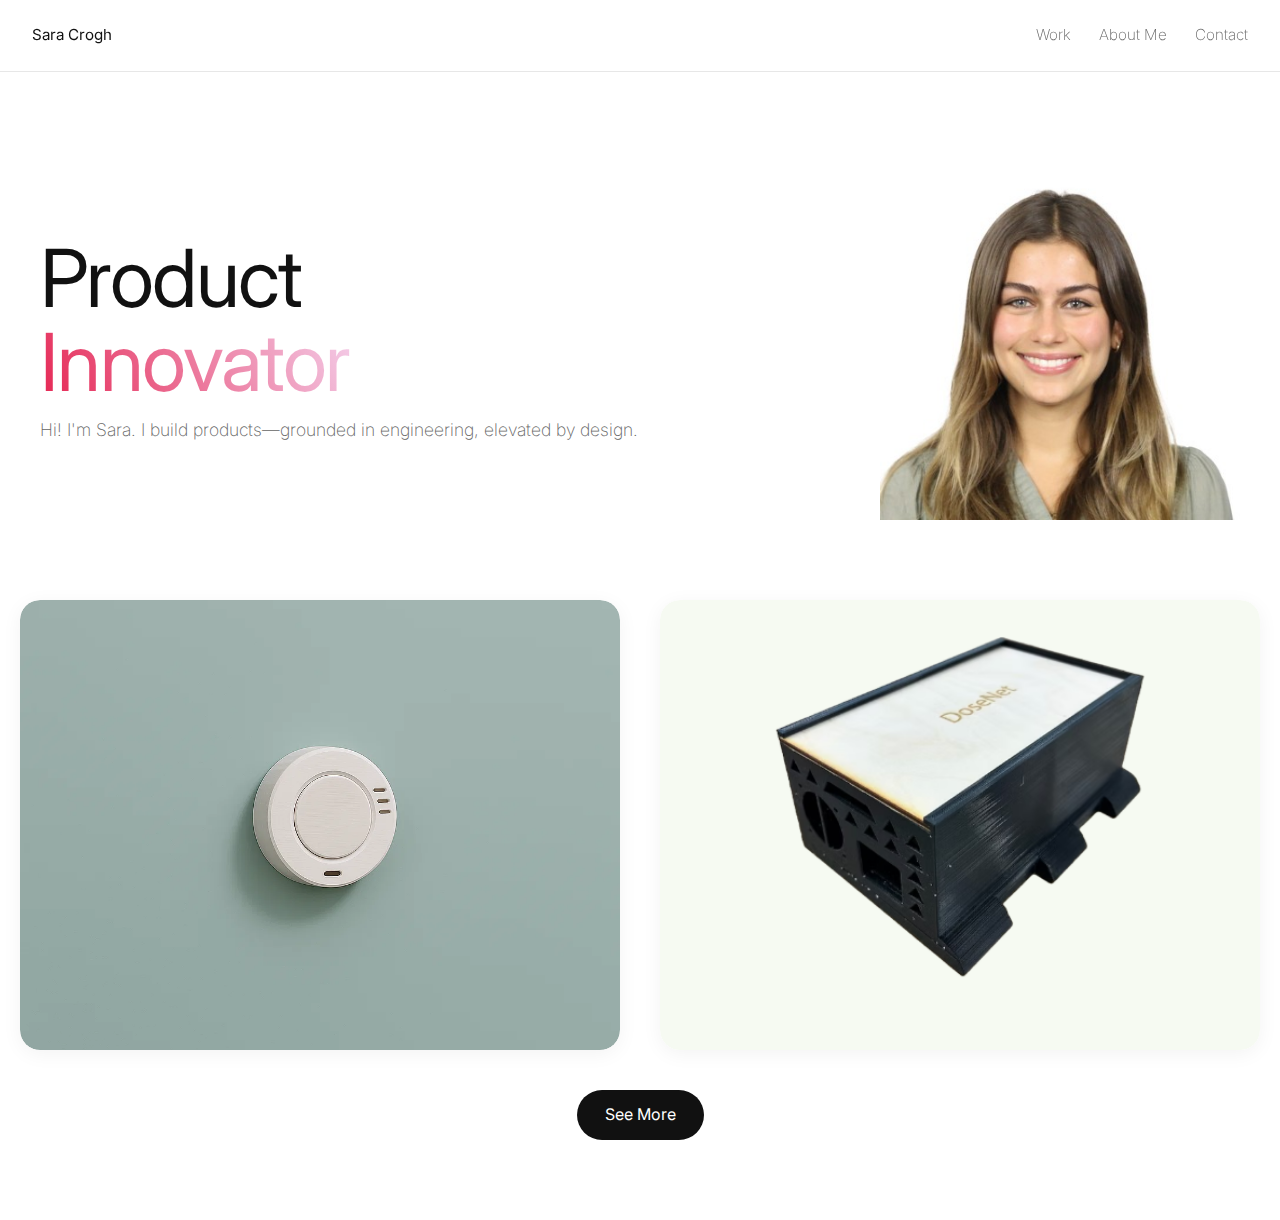
<file: index.html>
<!DOCTYPE html>
<html lang="en">
<head>
  <meta charset="UTF-8" />
  <meta name="viewport" content="width=device-width, initial-scale=1.0" />
  <title>Sara Crogh Portfolio</title>
  <!-- Favicons -->
  <link rel="icon" href="favicon.ico?v=2" sizes="any">           <!-- .ico for all browsers -->
  <link rel="shortcut icon" href="favicon.ico?v=2" type="image/x-icon">
  
  <!-- Optional PNG fallbacks (add these if you also export PNGs) -->
  <link rel="icon" type="image/png" sizes="32x32" href="favicon-32.png?v=2">
  <link rel="icon" type="image/png" sizes="16x16" href="favicon-16.png?v=2">

  <link href="https://fonts.googleapis.com/css2?family=Inter:wght@200;300;400;600&display=swap" rel="stylesheet">
  <style>
    * { margin: 0; padding: 0; box-sizing: border-box; }

    body {
      background: #ffffff;
      color: #111;
      font-family: 'Inter', sans-serif;
      line-height: 1.6;
      padding-top: 80px;
    }

    :root{
      --ink:#111;
      --muted:#666;
      --border:rgba(17,17,17,0.10);
      --section-pad:80px;
      --grid-gap:32px;
    }

    /* ===== Header ===== */
    header{
      position:fixed; inset:0 0 auto 0;
      z-index:1000; display:flex; align-items:center; justify-content:space-between;
      height:72px; padding:0 2.5%;
      background:rgba(255,255,255,0.75);
      backdrop-filter: blur(6px);
      border-bottom:1px solid var(--border);
    }

    .logo{font-size:.95rem; font-weight:400}

    nav{display:flex; gap:28px}
    nav a{font-weight:200; text-decoration:none; color:var(--muted); position:relative; font-size:0.95rem}
    nav a:hover{color:var(--ink)}
    nav a::after{content:""; position:absolute; left:0; bottom:-4px; height:1px; width:0; background:var(--ink); transition:width .25s ease}
    nav a:hover::after{width:100%}

    /* ===== Hero ===== */
    .hero{
      padding:var(--section-pad) 0;
      display:grid;
      grid-template-columns: 1.2fr .8fr;
      gap:var(--grid-gap);
      align-items:center;
      max-width: 1300px;
      margin: 0 auto;
    }
    .hero-text{
      padding-left:40px;
    }
    .hero h1{
      font-size: clamp(2.75rem, 7vw, 5rem);
      line-height: 1.05;
      font-weight: 400;
      letter-spacing: -0.02em;
      color: var(--ink);
    }
    .hero-sub{
      margin-top: 12px;
      font-size: 1.1rem;
      line-height: 1.55;
      font-weight: 200;
      color: var(--muted);
      max-width: 68ch;
    }
    .gradient-highlight{
      background-image: linear-gradient(60deg, #e52451, #f4d2ed);
      -webkit-background-clip: text; background-clip: text;
      color: transparent; -webkit-text-fill-color: transparent;
      font-weight: 400;
    }
    .hero img{
      width: 100%; max-width: 400px; height: auto;
      border: none; border-radius: 0;
      justify-self: end;
      padding-right:40px;
    }

    /* ===== Projects Grid ===== */
    .projects-container {
      max-width: 1300px;
      margin: 0 auto;
      padding: 0 20px var(--section-pad);
    }

    .projects-grid {
      display: grid;
      grid-template-columns: repeat(auto-fit, minmax(380px, 1fr));
      gap: 40px;
    }

    .project-card {
      position: relative;
      overflow: hidden;
      height: 450px;
      border-radius: 20px;
      cursor: pointer;
      transition: transform 0.3s ease, box-shadow 0.3s ease;
      box-shadow: 0 4px 20px rgba(0, 0, 0, 0.05);
    }
    .project-card:hover {
      transform: translateY(-6px);
      box-shadow: 0 12px 30px rgba(0, 0, 0, 0.15);
    }
    .project-card img {
      width: 100%;
      height: 100%;
      object-fit: cover;
      border-radius: 20px;
      transition: filter 0.5s ease;
    }
    .project-card:hover img {
      filter: grayscale(100%) brightness(60%);
    }
    .project-overlay {
      position: absolute;
      inset: 0;
      background: linear-gradient(to bottom, transparent 40%, rgba(0,0,0,0.8));
      opacity: 0;
      transition: opacity 0.4s ease;
    }
    .project-card:hover .project-overlay {
      opacity: 1;
    }
    .project-info {
      position: absolute;
      bottom: 0; left: 0; right: 0;
      padding: 30px;
      color: white;
      opacity: 0;
      transition: opacity 0.4s ease;
    }
    .project-card:hover .project-info {
      opacity: 1;
    }
    .project-title {
      font-size: 1.8rem;
      font-weight: 400;
      margin-bottom: 8px;
      color: white;
    }
    .project-category {
      font-size: 0.85rem;
      font-weight: 400;
      margin-bottom: 4px;
      opacity: 0.8;
      text-transform: uppercase;
      letter-spacing: 0.05em;
      color: white;
    }
    .project-readmore {
      display: inline-block;
      font-size: 0.9rem;
      font-weight: 400;
      color: white;
      border: 1px solid white;
      border-radius: 20px;
      padding: 8px 16px;
      text-decoration: none;
      transition: background 0.3s ease;
    }
    .project-readmore:hover {
      background: white;
      color: black;
    }

    /* ===== See More Button ===== */
    .see-more-container {
      text-align: center;
      margin-top: 40px;
    }
    .see-more-btn {
      display: inline-block;
      padding: 12px 28px;
      background: var(--ink);
      color: white;
      border-radius: 999px;
      font-size: 1rem;
      font-weight: 400;
      text-decoration: none;
      transition: background 0.3s ease;
    }
    .see-more-btn:hover {
      background: #333;
    }

    @media (max-width: 768px) {
      .hero {
        grid-template-columns: 1fr;
        text-align: center;
      }
      .hero-text, .hero img {
        padding: 0;
        justify-self: center;
      }
    }
  </style>
</head>
<body>
  <header>
    <div class="logo"><a href="index.html" style="text-decoration: none; color: inherit;">Sara Crogh</a></div>
    <nav>
      <a href="work.html">Work</a>
      <a href="about.html">About Me</a>
      <a href="contact.html">Contact</a>
    </nav>
  </header>

  <!-- Hero -->
  <section class="hero">
    <div class="hero-text">
      <h1>Product<br><span class="gradient-highlight">Innovator</span></h1>
      <p class="hero-sub">Hi! I'm Sara. I build products—grounded in engineering, elevated by design.</p>
    </div>
    <img src="images/profilepic.jpeg" alt="Sara Crogh headshot">
  </section>

  <!-- Projects -->
  <section class="projects-container">
    <div class="projects-grid">
      <div class="project-card">
        <div class="project-overlay"></div>
        <img src="images/esp32_noise_guard/pic1.webp" alt="Noise Guard">
        <div class="project-info">
          <div class="project-category">Product Development</div>
          <h3 class="project-title">Noise Guard</h3>
          <a href="roomate.html" class="project-readmore">Learn More</a>
        </div>
      </div>

      <div class="project-card">
        <div class="project-overlay"></div>
        <img src="images/radiation_detector/Remove background project (4).png" alt="Radiation Detector">
        <div class="project-info">
          <div class="project-category">Engineering</div>
          <h3 class="project-title">Radiation Detector</h3>
          <a href="radiation.html" class="project-readmore">Learn More</a>
        </div>
      </div>
    </div>

    <!-- See More -->
    <div class="see-more-container">
      <a href="work.html" class="see-more-btn">See More</a>
    </div>
  </section>
</body>
</html>
</file>
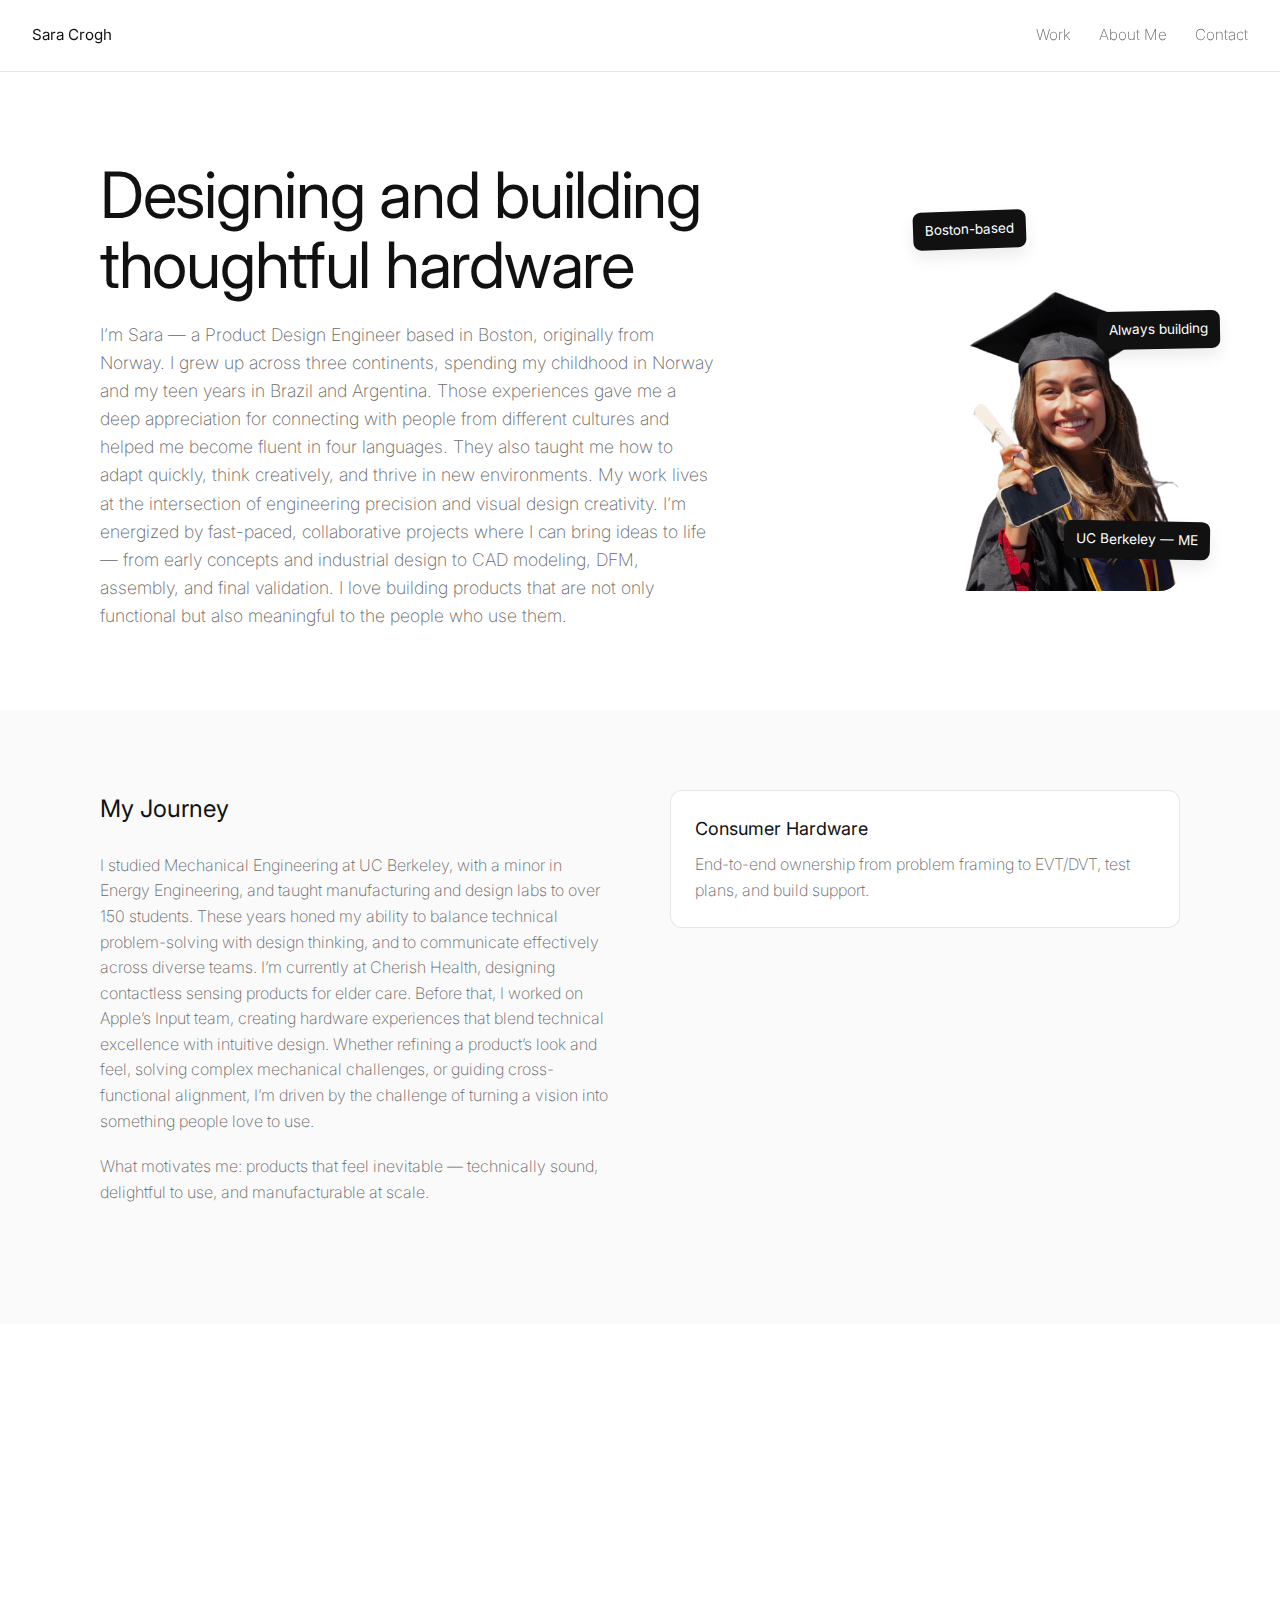
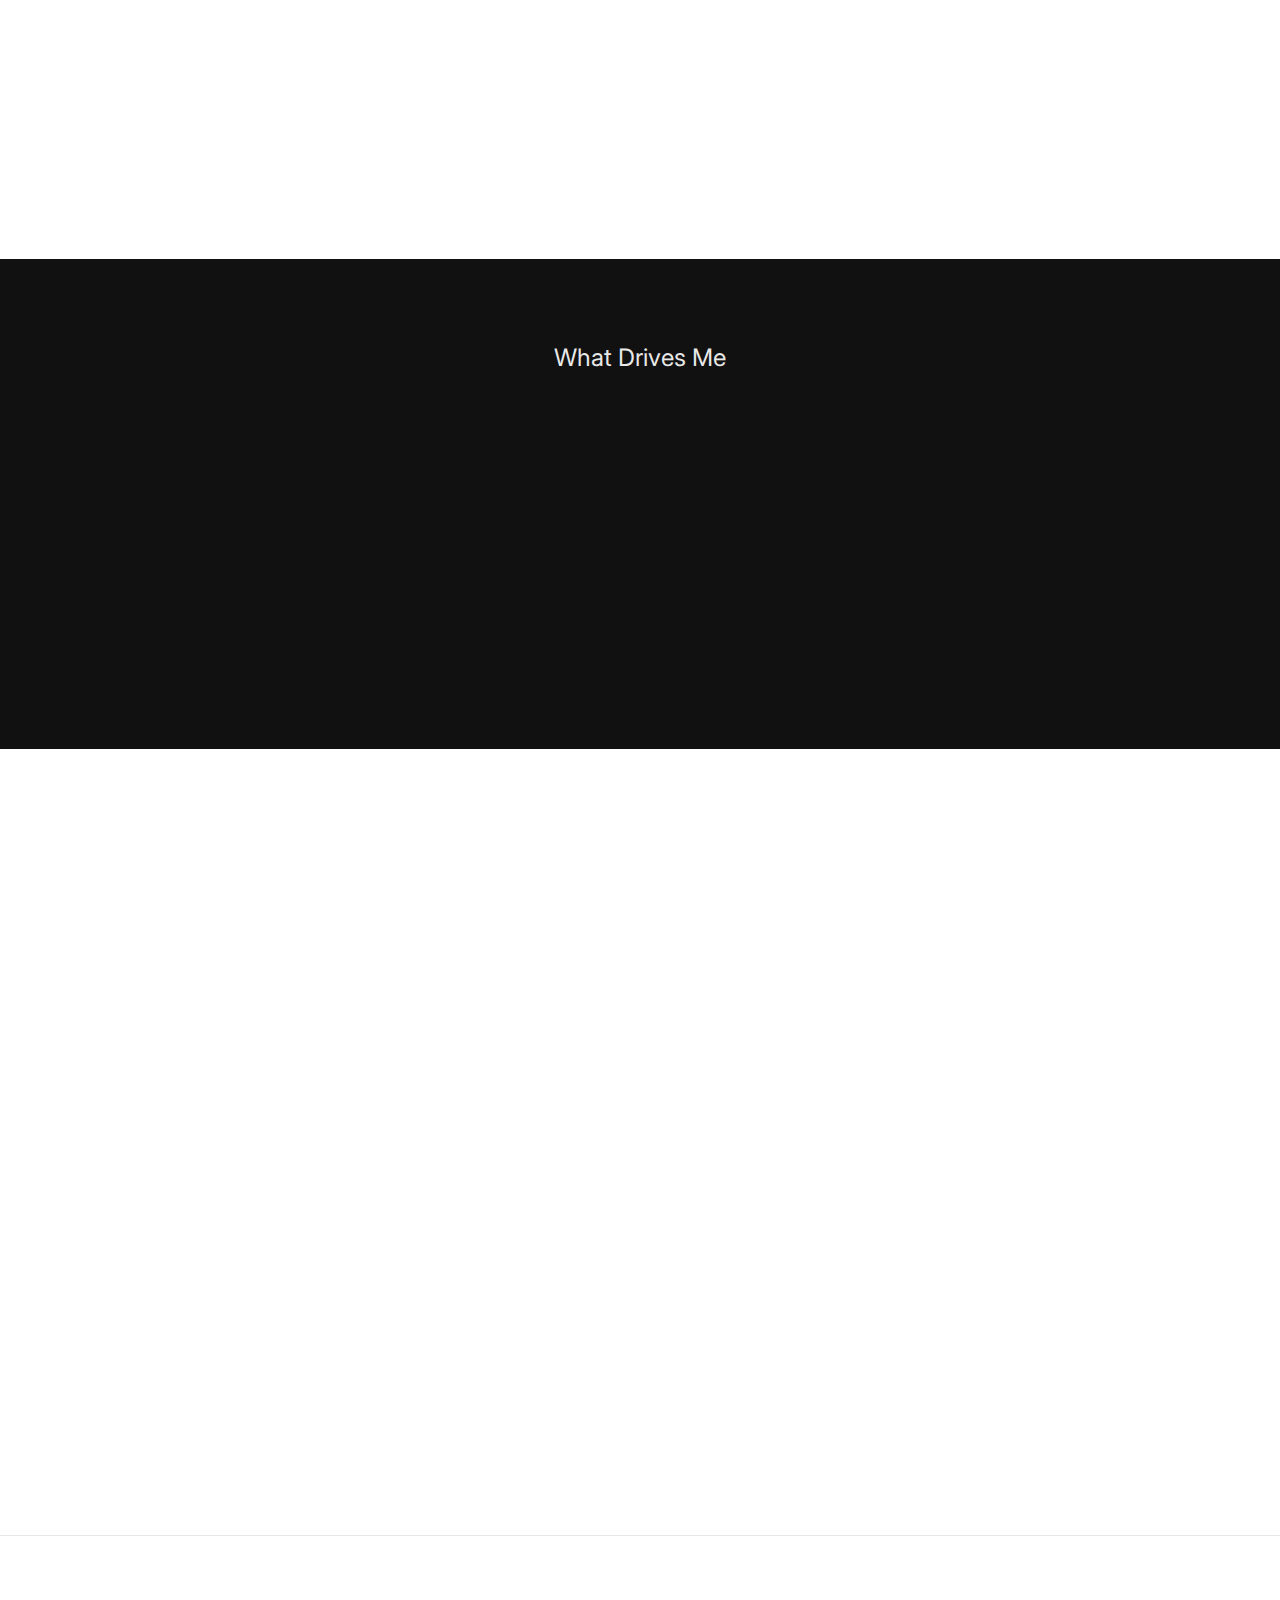
<file: about.html>
<!DOCTYPE html>
<html lang="en">
<head>
  <meta charset="UTF-8" />
  <meta name="viewport" content="width=device-width, initial-scale=1.0" />
  <title>About Me - Sara Crogh Portfolio</title>
  <link href="https://fonts.googleapis.com/css2?family=Inter:wght@200;300;400;600&display=swap" rel="stylesheet">
  <style>
    * { margin: 0; padding: 0; box-sizing: border-box; }

    body {
      background: #ffffff;
      color: #111;
      font-family: 'Inter', sans-serif;
      line-height: 1.6;
      padding-top: 80px;
    }

    /* ===== Design Tokens ===== */
    :root{
      --ink:#111;
      --muted:#666;
      --border:rgba(17,17,17,0.10);
      --section-pad:80px;
      --grid-gap:32px;
    }

    /* ===== Header ===== */
    header{
      position:fixed; inset:0 0 auto 0;
      z-index:1000; display:flex; align-items:center; justify-content:space-between;
      height:72px; padding:0 2.5%;
      background:rgba(255,255,255,0.75);
      backdrop-filter: blur(6px);
      border-bottom:1px solid var(--border);
    }

    .logo{font-size:.95rem; font-weight:400}

    nav{display:flex; gap:28px}
    nav a{font-weight:200; text-decoration:none; color:var(--muted); position:relative; font-size:0.95rem}
    nav a:hover{color:var(--ink)}
    nav a::after{content:""; position:absolute; left:0; bottom:-4px; height:1px; width:0; background:var(--ink); transition:width .25s ease}
    nav a:hover::after{width:100%}

    /* ===== Container ===== */
    .container{max-width:1120px; margin:0 auto; padding:0 20px}

    /* ===== Typography ===== */
    h1{font-size:clamp(2.75rem,7vw,4rem); line-height:1.1; font-weight:400; letter-spacing:-0.02em; color:var(--ink); margin-bottom:24px}
    h2{font-size:1.5rem; font-weight:400; color:var(--ink); margin-bottom:24px}
    h3{font-size:1.125rem; font-weight:400; color:var(--ink); margin-bottom:12px}
    p{font-size:1rem; font-weight:200; color:var(--muted); margin-bottom:16px; max-width:68ch}

    /* ===== Hero Section ===== */
    .hero{ padding:var(--section-pad) 0; }
    /* ensure the grid applies to inner content */
    .hero .container{
      display:grid;
      grid-template-columns: 1fr 400px;
      gap:60px;
      align-items:center;
    }

    .hero-content h1{margin-bottom:20px}
    .hero-intro{font-size:1.1rem; line-height:1.6; font-weight:200; color:var(--muted); margin-bottom:0}

    .hero-image{
      justify-self:end;
      position:relative;
    }

    .hero-image img{
      width:100%; max-width:350px; height:400px;
      object-fit:cover; border-radius:20px;
    }

    .floating-detail{
      position:absolute; background:var(--ink); color:white;
      padding:8px 12px; border-radius:8px;
      font-size:0.85rem; font-weight:400;
      box-shadow:0 8px 16px rgba(0,0,0,.08);
    }

    .detail-1{top:20px; left:-20px; transform:rotate(-2deg)}
    .detail-2{bottom:40px; right:-30px; transform:rotate(1deg)}
    .detail-3{top:120px; right:-40px; transform:rotate(-1deg)}

    /* ===== Story Section ===== */
    .story{padding:var(--section-pad) 0; background:rgba(17,17,17,0.02)}
    .story-grid{
      display:grid;
      grid-template-columns:1fr 1fr;
      gap:60px;
      align-items:start;
    }
    .story-text p{margin-bottom:20px}
    .story-text p:last-child{margin-bottom:0}

    .story-highlights{ display:grid; gap:20px; }
    .highlight-card{
      background:white;
      border:1px solid var(--border);
      padding:24px;
      border-radius:12px;
    }
    .highlight-card h3{color:var(--ink); margin-bottom:8px}
    .highlight-card p{color:var(--muted); margin:0; max-width:none}

    /* ===== Skills Section ===== */
    .skills{padding:var(--section-pad) 0}
    .skills-grid{
      display:grid;
      grid-template-columns:repeat(3,1fr);
      gap:40px;
      margin-top:40px;
    }
    .skill-category{text-align:center;}
    .skill-category h3{
      font-size:1rem; text-transform:uppercase; letter-spacing:0.1em;
      font-weight:400; color:var(--ink); margin-bottom:20px;
    }
    .skill-list{ display:flex; flex-direction:column; gap:8px; }
    .skill-item{ font-size:0.9rem; font-weight:200; color:var(--muted); padding:6px 0; }

    /* ===== Values Section ===== */
    .values{ padding:var(--section-pad) 0; background:var(--ink); color:white; }
    .values h2{ color:#e8e8e8; text-align:center }
    .values-grid{
      display:grid; grid-template-columns:repeat(auto-fit,minmax(280px,1fr));
      gap:30px; margin-top:40px;
    }
    .value-card{
      background:rgba(255,255,255,0.04);
      border:1px solid rgba(255,255,255,0.14);
      padding:28px; border-radius:12px; text-align:center;
    }
    .value-icon{
      width:60px; height:60px; background:rgba(255,255,255,0.1);
      border-radius:50%; display:flex; align-items:center; justify-content:center;
      margin:0 auto 16px; font-size:1.5rem;
    }
    .value-card h3{color:white; margin-bottom:12px}
    .value-card p{color:#d8d8d8; margin:0; max-width:none; text-align:center}

    /* ===== Fun Facts ===== */
    .fun-facts{padding:var(--section-pad) 0}
    .facts-grid{
      display:grid; grid-template-columns:repeat(auto-fit,minmax(250px,1fr));
      gap:24px; margin-top:40px;
    }
    .fact-card{
      background:white; border:1px solid var(--border);
      padding:20px; border-radius:12px; text-align:center;
    }
    .fact-emoji{ font-size:2rem; margin-bottom:12px; display:block; }
    .fact-card p{ margin:0; font-size:0.9rem; color:var(--muted); max-width:none; }

    /* ===== CTA Section ===== */
    .cta{ padding:var(--section-pad) 0; text-align:center; border-top:1px solid var(--border); }
    .cta h2{margin-bottom:16px}
    .cta p{margin:0 auto 32px; text-align:center}
    .btn{
      display:inline-block; background:var(--ink); color:white;
      padding:12px 24px; border-radius:999px; text-decoration:none;
      font-weight:400; transition:opacity 0.3s ease;
    }
    .btn:hover{opacity:0.9}

    /* ===== Motion ===== */
    .fade-in{ opacity:0; transform:translateY(20px); transition:opacity 0.6s ease, transform 0.6s ease; }
    .fade-in.visible{ opacity:1; transform:translateY(0); }
    .slide-left{ opacity:0; transform:translateX(-30px); transition:opacity 0.6s ease, transform 0.6s ease; }
    .slide-left.visible{ opacity:1; transform:translateX(0); }
    .slide-right{ opacity:0; transform:translateX(30px); transition:opacity 0.6s ease, transform 0.6s ease; }
    .slide-right.visible{ opacity:1; transform:translateX(0); }

    /* ===== Responsive ===== */
    @media (max-width:900px){
      .hero .container{ grid-template-columns:1fr; gap:40px; text-align:center; }
      .hero-image{justify-self:center}
      .story-grid{ grid-template-columns:1fr; gap:40px; }
      .skills-grid{ grid-template-columns:1fr; gap:30px; }
      .floating-detail{position:static; transform:none; margin:8px 4px; display:inline-block}
    }
    @media (max-width:600px){
      .facts-grid{grid-template-columns:1fr}
      .values-grid{grid-template-columns:1fr}
    }

    .gallery-grid {
  display: grid;
  grid-template-columns: repeat(3, 1fr);
  gap: 16px;
}
.gallery-item {
  background: var(--bg);
  border: 1px solid var(--border);
  border-radius: var(--radius);
  overflow: hidden;
  aspect-ratio: 1 / 1; /* Makes it a perfect square */
  position: relative; /* needed for absolute positioning inside */
}

.gallery-item img {
  position: absolute;
  top: 0; left: 0;
  width: 100%;
  height: 100%;
  object-fit: cover; /* fills square, crops excess */
  border-radius: 0;
}

@media (max-width: 900px) {
  .gallery-grid {
    grid-template-columns: 1fr;
  }
  .gallery-item img {
    height: auto;
  }
}
  </style>
</head>
<body>
  <header>
    <div class="logo"><a href="index2.html" style="text-decoration: none; color: inherit;">Sara Crogh</a></div>
    <nav>
      <a href="work.html">Work</a>
      <a href="about.html">About Me</a>
      <a href="contact.html">Contact</a>
    </nav>
  </header>

  <!-- Hero -->
  <section class="hero">
    <div class="container">
      <div class="hero-content fade-in">
        <h1>Designing and building thoughtful hardware</h1>
        <p class="hero-intro">
            I’m Sara — a Product Design Engineer based in Boston, originally from Norway. I grew up across three continents, spending my childhood in Norway and my teen years in Brazil and Argentina. Those experiences gave me a deep appreciation for connecting with people from different cultures and helped me become fluent in four languages. They also taught me how to adapt quickly, think creatively, and thrive in new environments.

            My work lives at the intersection of engineering precision and visual design creativity. I’m energized by fast-paced, collaborative projects where I can bring ideas to life — from early concepts and industrial design to CAD modeling, DFM, assembly, and final validation. I love building products that are not only functional but also meaningful to the people who use them.
        </p>
      </div>
      <div class="hero-image slide-right">
        <img src="images/about me/Screenshot_2025-07-31_at_23.58.06-removebg-preview.png" alt="Sara Crogh portrait">
        <div class="floating-detail detail-1">Boston-based</div>
        <div class="floating-detail detail-2">UC Berkeley — ME</div>
        <div class="floating-detail detail-3">Always building</div>
      </div>
    </div>
  </section>

  <!-- Story -->
  <section class="story">
    <div class="container">
      <div class="story-grid">
        <div class="story-text slide-left">
          <h2>My Journey</h2>
          <p>
            I studied Mechanical Engineering at UC Berkeley, with a minor in Energy Engineering, and taught manufacturing and design labs to over 150 students. These years honed my ability to balance technical problem-solving with design thinking, and to communicate effectively across diverse teams.

I’m currently at Cherish Health, designing contactless sensing products for elder care. Before that, I worked on Apple’s Input team, creating hardware experiences that blend technical excellence with intuitive design. Whether refining a product’s look and feel, solving complex mechanical challenges, or guiding cross-functional alignment, I’m driven by the challenge of turning a vision into something people love to use.
          <p>
            What motivates me: products that feel inevitable — technically sound, delightful
            to use, and manufacturable at scale.
          </p>
        </div>
        <div class="story-highlights slide-right">
          <div class="highlight-card fade-in">
            <h3>Consumer Hardware</h3>
            <p>End-to-end ownership from problem framing to EVT/DVT, test plans, and build support.</p>
          </div>
          <div class="highlight-card fade-in">
            <h3>Manufacturing & DFM</h3>
            <p>Tolerance stacks, fixtures/jigs, assembly sequencing, vendor alignment, reliability verification.</p>
          </div>
          <div class="highlight-card fade-in">
            <h3>Product Thinking</h3>
            <p>Translate user needs into clear PRDs and trade-offs; keep decisions data-driven and goal-oriented.</p>
          </div>
        </div>
      </div>
    </div>
  </section>

  <!-- Skills -->
  <section class="skills">
    <div class="container">
      <h2 class="fade-in" style="text-align:center">Skills & Expertise</h2>
      <div class="skills-grid">
        <div class="skill-category fade-in">
          <h3>Engineering</h3>
          <div class="skill-list">
            <div class="skill-item">CAD (NX, SolidWorks, Fusion 360)</div>
            <div class="skill-item">FEA & design sweeps</div>
            <div class="skill-item">Tolerance stacks & GD&amp;T</div>
            <div class="skill-item">Prototyping & fixtures/jigs</div>
            <div class="skill-item">Assembly & DFM reviews</div>
            <div class="skill-item">Reliability & validation plans</div>
          </div>
        </div>
        <div class="skill-category fade-in">
          <h3>Product</h3>
          <div class="skill-list">
            <div class="skill-item">User research & synthesis</div>
            <div class="skill-item">PRDs & requirements</div>
            <div class="skill-item">Roadmapping & trade-offs</div>
            <div class="skill-item">Cross-functional leadership</div>
            <div class="skill-item">Vendor & CM collaboration</div>
            <div class="skill-item">Build readiness (EVT/DVT)</div>
          </div>
        </div>
        <div class="skill-category fade-in">
          <h3>Tools</h3>
          <div class="skill-list">
            <div class="skill-item">NX, SolidWorks, Fusion 360</div>
            <div class="skill-item">MATLAB, Python</div>
            <div class="skill-item">Notion, Jira, Google Suite</div>
            <div class="skill-item">KeyShot, Figma</div>
            <div class="skill-item">Calipers, CMM basics</div>
            <div class="skill-item">Oscilloscopes & basic EE debug</div>
          </div>
        </div>
      </div>
    </div>
  </section>

  <!-- Values -->
  <section class="values">
    <div class="container">
      <h2>What Drives Me</h2>
      <div class="values-grid">
        <div class="value-card fade-in">
          <div class="value-icon">⚡</div>
          <h3>Impact Over Output</h3>
          <p>Build the thing that moves the metric, not just the thing that looks cool on a slide.</p>
        </div>
        <div class="value-card fade-in">
          <div class="value-icon">🔍</div>
          <h3>Curiosity, Always</h3>
          <p>Ask why, test fast, learn faster — then tighten the tolerances and ship.</p>
        </div>
        <div class="value-card fade-in">
          <div class="value-icon">📐</div>
          <h3>Systems Thinking</h3>
          <p>Balance user experience, engineering constraints, and manufacturing reality.</p>
        </div>
      </div>
    </div>
  </section>

  <section class="section">
    <div class="container">
      <h2 class="section-title fade-in"></h2>
      <h3 class="section-title fade-in"></h3>
      <div class="gallery-grid">
        <figure class="gallery-item fade-in">
          <img src="/images/about me/Screenshot 2025-08-12 at 22.19.30.png" alt="Gallery Image 1">
        </figure>
        <figure class="gallery-item fade-in">
          <img src="/images/about me/Screenshot 2025-08-12 at 22.20.21.png" alt="Gallery Image 2">
        </figure>
        <figure class="gallery-item fade-in">
          <img src="/images/about me/Screenshot 2025-08-12 at 22.20.44.png" alt="Gallery Image 3">
        </figure>
      </div>
    </div>
  </section>
  <!-- Fun Facts -->
  <section class="fun-facts">
    <div class="container">
      <h2 class="fade-in" style="text-align:center">Beyond the Engineering</h2>
      <div class="facts-grid">
        <div class="fact-card fade-in">
          <span class="fact-emoji">🌍</span>
          <p>Norway → Brazil → Argentina → Bay Area → Boston.</p>
        </div>
        <div class="fact-card fade-in">
          <span class="fact-emoji">🏃‍♀️</span>
          <p>Runner, strength training & pilates fan.</p>
        </div>
        <div class="fact-card fade-in">
          <span class="fact-emoji">🎨</span>
          <p>Interior Design and design museums</p>
        </div>
        <div class="fact-card fade-in">
          <span class="fact-emoji">📚</span>
          <p>Reading rotation: design, psychology, and latin magical realism.</p>
        </div>
      </div>
    </div>
  </section>

  <!-- CTA -->
  <section class="cta" id="contact">
    <div class="container">
      <h2 class="fade-in">Let’s Build Something Together</h2>
      <p class="fade-in">
        Working on consumer hardware or want to start a startup? I’d love to hear from you.
      </p>
      <a href="contact.html" class="btn fade-in">Get In Touch</a>
    </div>
  </section>

  <script>
    // Reveal animations
    const observer = new IntersectionObserver((entries) => {
      entries.forEach(e => { 
        if(e.isIntersecting) e.target.classList.add('visible'); 
      });
    }, {threshold: 0.1, rootMargin: '0px 0px -60px 0px'});
    
    document.querySelectorAll('.fade-in, .slide-left, .slide-right').forEach(el => observer.observe(el));

    // Header elevation
    const header = document.querySelector('header');
    window.addEventListener('scroll', () => {
      const y = window.pageYOffset || document.documentElement.scrollTop;
      header.style.boxShadow = y > 96 ? '0 2px 18px rgba(17,17,17,0.08)' : 'none';
      header.style.background = y > 96 ? 'rgba(255,255,255,0.90)' : 'rgba(255,255,255,0.75)';
    });

    // Stagger animations for cards
    const cardGroups = [
      document.querySelectorAll('.story-highlights .highlight-card'),
      document.querySelectorAll('.skill-category'),
      document.querySelectorAll('.value-card'),
      document.querySelectorAll('.fact-card')
    ];

    cardGroups.forEach(cards => {
      const cardObserver = new IntersectionObserver((entries) => {
        entries.forEach((entry, idx) => {
          if(entry.isIntersecting) {
            setTimeout(() => entry.target.classList.add('visible'), idx * 100);
          }
        });
      }, {threshold: 0.3});
      
      cards.forEach(card => cardObserver.observe(card));
    });
  </script>
</body>
</html>
</file>
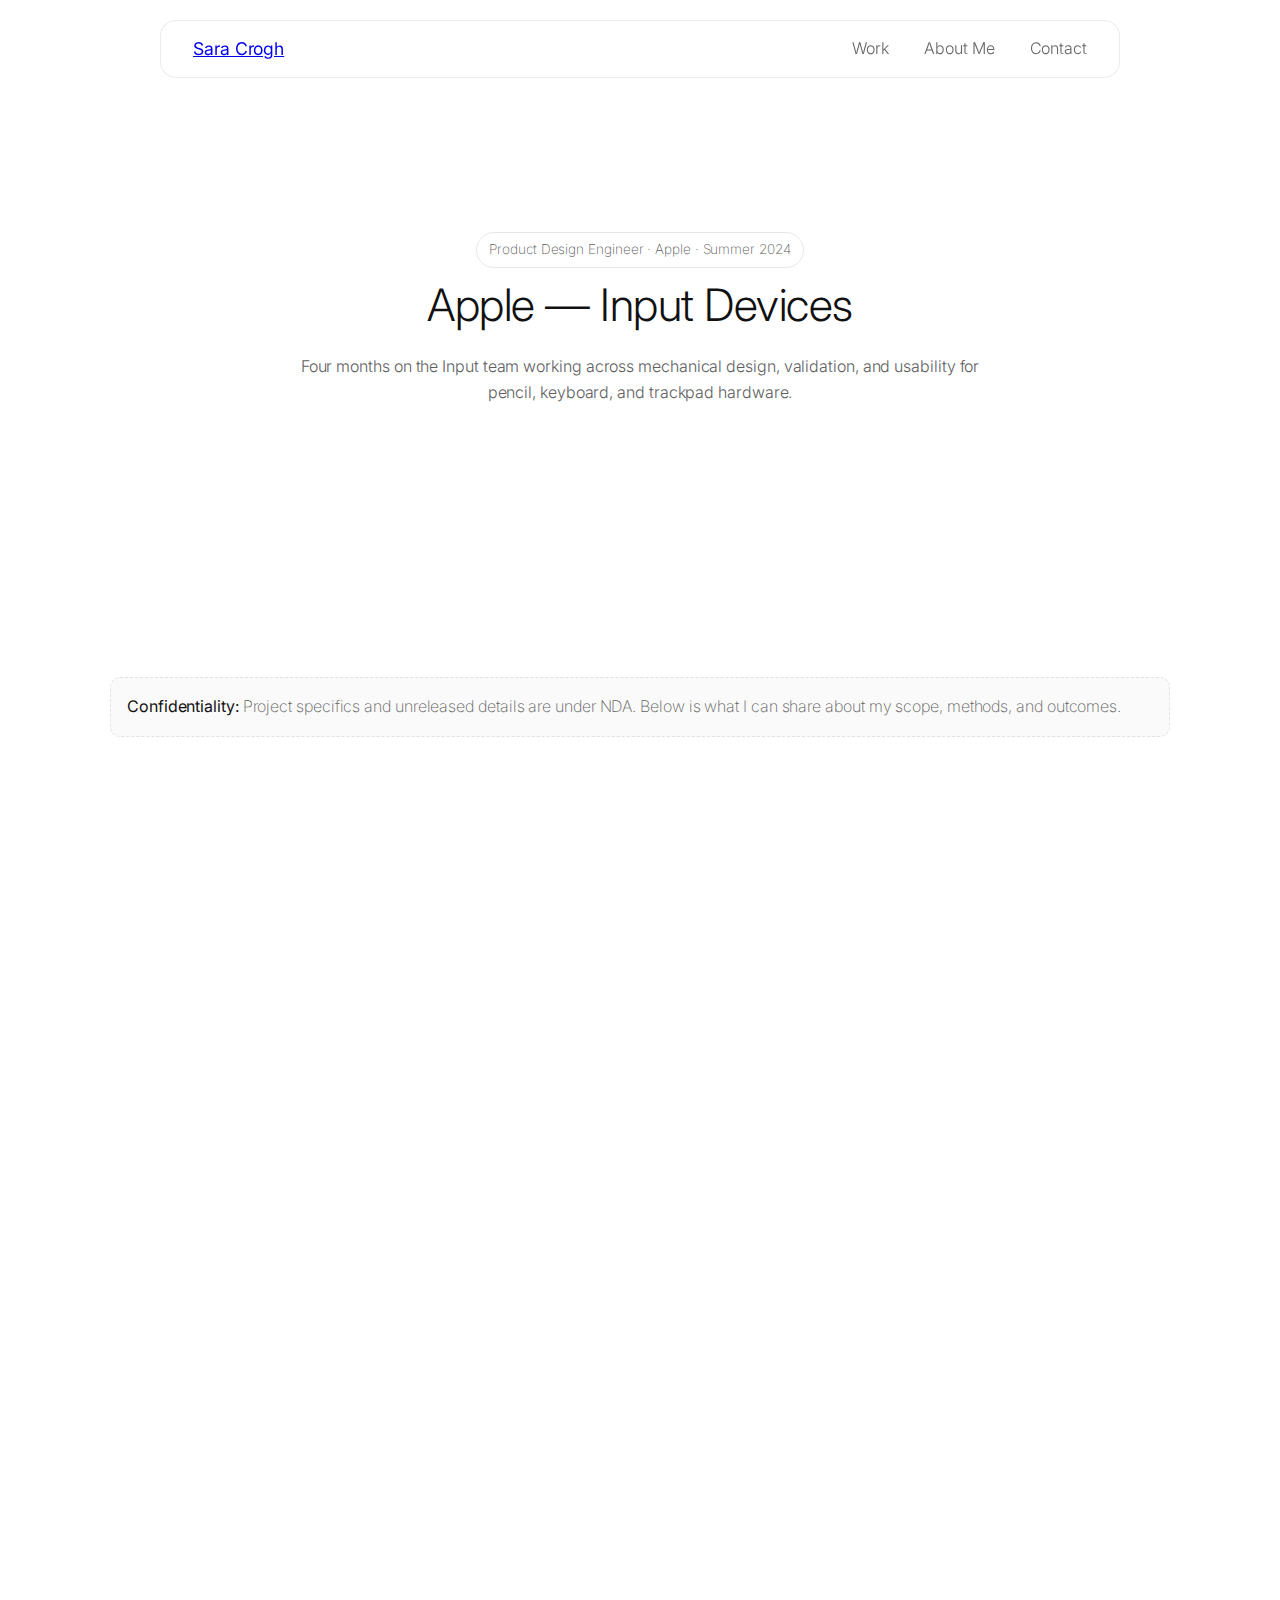
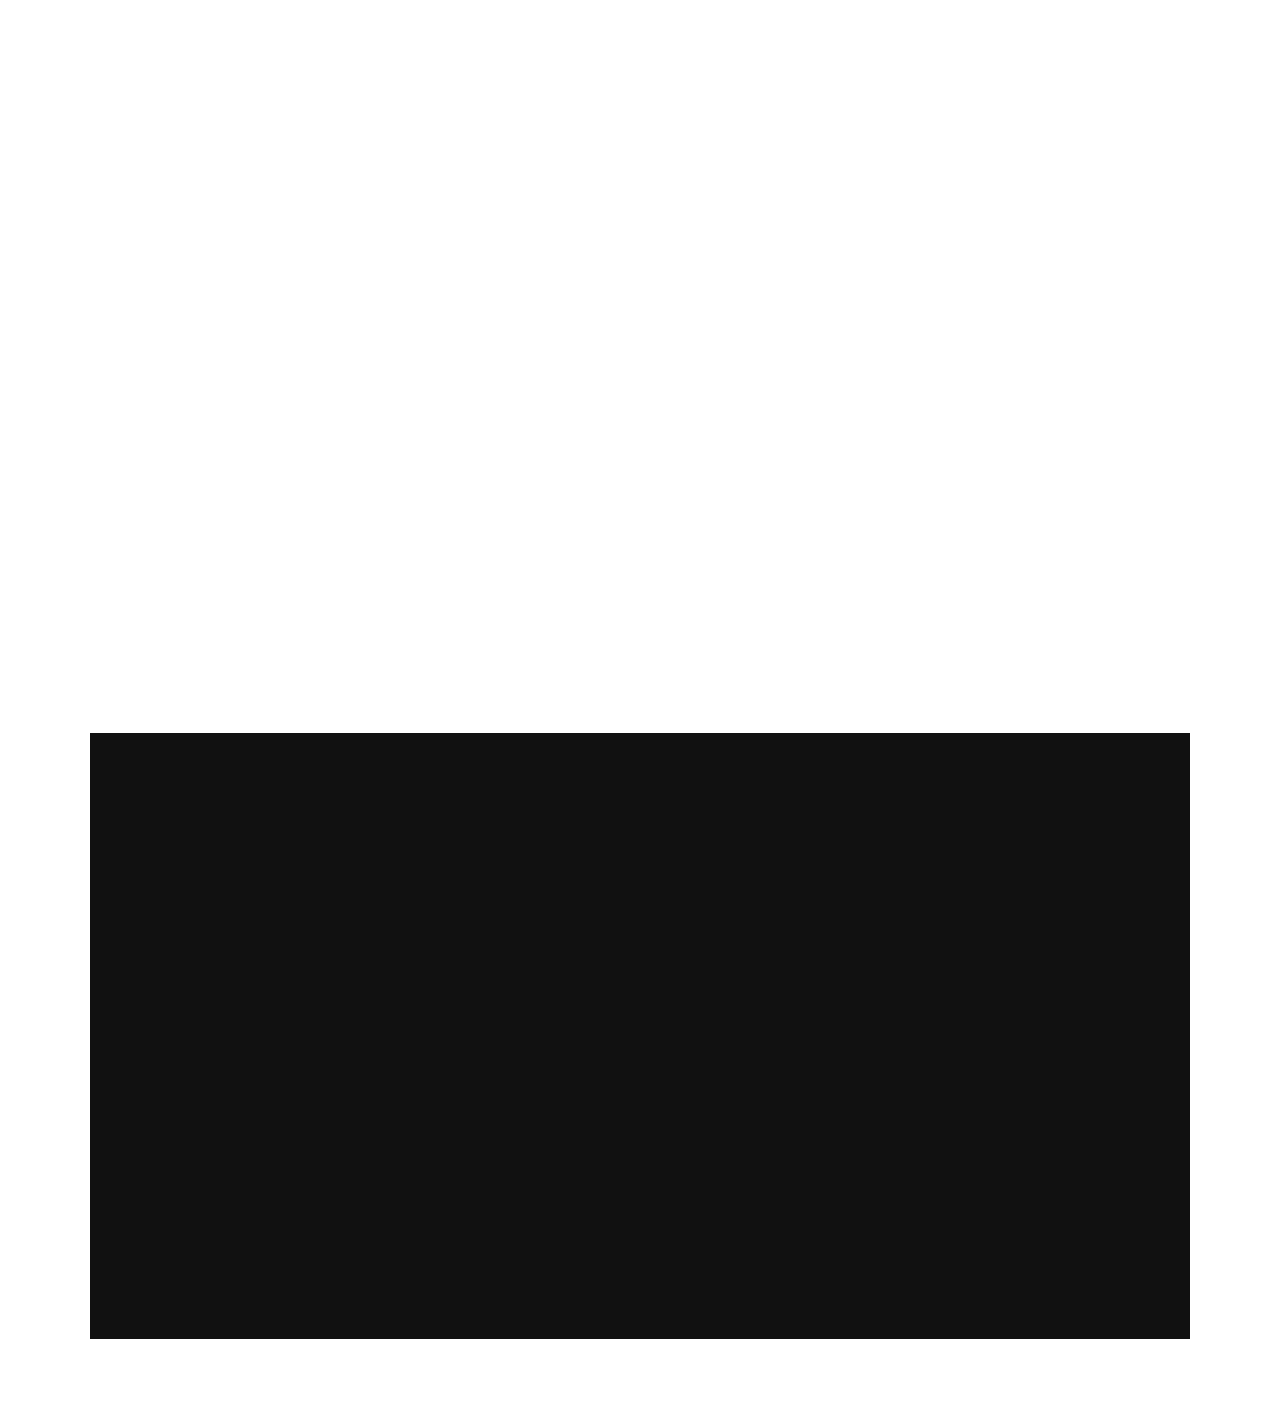
<file: apple.html>
<!DOCTYPE html>
<html lang="en">
<head>
  <link rel="stylesheet" href="style.css">
  <meta charset="UTF-8"/>
  <meta name="viewport" content="width=device-width, initial-scale=1.0"/>
  <title>Apple — Product Design Engineer Intern · Sara Crogh</title>
  <link href="https://fonts.googleapis.com/css2?family=Inter:wght@200;400&display=swap" rel="stylesheet">
  <style>
:root{--bg:#ffffff;           
  --ink:#111111;          
  --muted:#606060;        
  --accent:#111111;       

  --border: rgba(17,17,17,0.10);
  --elev: rgba(17,17,17,0.04);

  --radius: 10px;
  --container:1120px;

  --section-pad: 80px;
  --space-md:16px;}
*{box-sizing:border-box; box-shadow:none !important}
html{scroll-behavior:smooth}
body{margin:0; background:var(--bg); color:var(--ink);
  font-family:'Inter', system-ui, -apple-system, Segoe UI, Roboto, sans-serif;
  font-size:1rem; line-height:1.6; font-weight:200; letter-spacing:-0.005em;
  padding-top:72px; -webkit-font-smoothing:antialiased; -moz-osx-font-smoothing:grayscale;}
h1,h2,h3{margin:0 0 var(--space-md); font-weight:400; letter-spacing:-0.02em; color:var(--ink)}
h1{font-size:clamp(2.25rem,6vw,3rem); line-height:1.1}
h2{font-size:0.95rem; text-transform:uppercase; letter-spacing:0.12em}
h3{font-size:1.125rem}
p{margin:0 0 var(--space-md); color:var(--muted); font-size:1rem}
.measure{max-width:68ch; margin-left:auto; margin-right:auto}
.container{max-width:var(--container); margin:0 auto; padding:0 20px}
.hero{padding:var(--section-pad) 0; text-align:center}
.project-tag{display:inline-block; margin-bottom:8px; font-size:0.85rem; color:var(--muted);
  background:transparent; border:1px solid var(--border);
  padding:6px 12px; border-radius:999px; font-weight:200}
.hero-subtitle{font-size:1rem; color:var(--muted);
  margin-top:20px; max-width:68ch; text-align:center; margin-left:auto; margin-right:auto;}
.section{padding:var(--section-pad) 0}
.section-title{text-align:center; margin-bottom:var(--space-md)}
.two-col{display:grid; grid-template-columns:1fr 1fr; gap:36px; align-items:start}
.grid{display:grid; gap:16px}
.grid-2{grid-template-columns:repeat(2,1fr)}
.grid-3{grid-template-columns:repeat(3,1fr)}
@media (max-width:900px){.two-col{grid-template-columns:1fr; gap:20px}
.grid-2{grid-template-columns:1fr}
.grid-3{grid-template-columns:1fr}
}


.card{background:var(--bg); border:1px solid var(--border); padding:20px; border-radius:var(--radius)}
.card h3{margin-bottom:8px}
.pills{display:flex; flex-wrap:wrap; gap:8px; margin-top:8px}
.pill{border:1px solid var(--border); border-radius:999px; padding:6px 10px; font-size:0.85rem; color:var(--ink)}
.note{border:1px dashed var(--border);
  border-radius:var(--radius);
  padding:16px;
  background:#fafafa;}
.dark-section{background:var(--ink); color:#fff; padding:var(--section-pad) 0}
.dark-section .section-title{color:#e8e8e8}
.dark-section .card{background:rgba(255,255,255,0.04); border:1px solid rgba(255,255,255,0.14);}
.dark-section .card h3{color:#ffffff}
.dark-section .card p{color:#d8d8d8}
.fade-in{opacity:0; transform:translateY(16px); transition:opacity .6s ease, transform .6s ease}
.fade-in.visible{opacity:1; transform:translateY(0)}
.slide-left{opacity:0; transform:translateX(-28px); transition:opacity .6s ease, transform .6s ease}
.slide-left.visible{opacity:1; transform:translateX(0)}
.slide-right{opacity:0; transform:translateX(28px); transition:opacity .6s ease, transform .6s ease}
.slide-right.visible{opacity:1; transform:translateX(0)}
@media (prefers-reduced-motion:reduce){.fade-in,.slide-left,.slide-right{transition:none; transform:none; opacity:1}
html{scroll-behavior:auto}
}


h1, h2, h3{margin-bottom: 12px;}
p{margin-bottom: 12px;}
.section-title{margin-bottom: 16px;}
</style>
</head>
<body>
  <!-- Header -->
  <header>
    <div class="logo"><a href="index.html">Sara Crogh</a></div>
    <nav>
      <a href="work.html">Work</a>
      <a href="about.html">About Me</a>
      <a href="contact.html">Contact</a>
    </nav>
  </header>

  <!-- Hero -->
  <section class="hero">
    <div class="container">
      <span class="project-tag">Product Design Engineer · Apple · Summer 2024</span>
      <h1>Apple — Input Devices</h1>
      <p class="hero-subtitle measure">
        Four months on the Input team working across mechanical design, validation, and usability for pencil, keyboard, and trackpad hardware.
      </p>
    </div>
  </section>

  <!-- NDA Note -->
  <section class="section">
    <div class="container">
      <div class="note fade-in">
        <strong>Confidentiality:</strong>
        <span style="color:var(--muted)">
          Project specifics and unreleased details are under NDA. Below is what I can share about my scope, methods, and outcomes.
        </span>
      </div>
    </div>
  </section>

  <!-- What I Did / Learned (Technical) -->
  <section class="section">
    <div class="container">
      <h2 class="section-title fade-in">What I Did & Learned</h2>
      <div class="two-col">
        <div class="card slide-left">
          <h3>Design & Analysis</h3>
          <p>Built tolerance stacks tied to GD&T, ran quick FEA sweeps on stress/fatigue, and translated findings into geometry/material updates while protecting user feel.</p>
          <div class="pills">
            <span class="pill">GD&amp;T</span><span class="pill">Tolerance stacks</span><span class="pill">FEA (stress/fatigue)</span>
          </div>
        </div>
        <div class="card slide-right">
          <h3>Validation & Reliability</h3>
          <p>Designed fixtures and clear procedures to improve repeatability. Partnered with reliability to define pass/fail linked to user-perceptible changes and set up fast FA loops.</p>
          <div class="pills">
            <span class="pill">Test method design</span><span class="pill">Failure analysis</span><span class="pill">Design-for-reliability</span>
          </div>
        </div>
        <div class="card slide-left">
          <h3>Cross-Functional Execution</h3>
          <p>Aligned ID, EE, FW, and vendors on constraints (CMF, fit, electrical) without compromising UX; converted ambiguous feedback into actionable spec updates.</p>
          <div class="pills">
            <span class="pill">DFx</span><span class="pill">Spec writing</span><span class="pill">Vendor collaboration</span>
          </div>
        </div>
        <div class="card slide-right">
          <h3>Tools & Methods</h3>
          <p>MATLAB for analysis/automation, NX for design sweeps, and data logging to compare pre/post changes objectively. Used decision matrices for traceable concept selection.</p>
          <div class="pills">
            <span class="pill">MATLAB</span><span class="pill">NX/CAD</span><span class="pill">Data pipelines</span>
          </div>
        </div>
      </div>
    </div>
  </section>

  <!-- Outcomes (non-confidential) -->
  <section class="section">
    <div class="container">
      <h2 class="section-title fade-in">Outcomes I Can Share</h2>
      <div class="grid grid-2">
        <div class="card fade-in">
          <h3>Faster Iteration</h3>
          <p>Improved test repeatability with clearer fixtures and protocols, enabling quicker feedback between builds.</p>
        </div>
        <div class="card fade-in">
          <h3>Risk Reduction</h3>
          <p>De-risked fatigue-sensitive features by updating geometry informed by targeted FEA and bench data.</p>
        </div>
        <div class="card fade-in">
          <h3>Cleaner Handoffs</h3>
          <p>Sharper documentation and decision logs reduced late-stage churn and kept cross-team work aligned.</p>
        </div>
      </div>
    </div>
  </section>

  <!-- Professional (Non-Technical) Learnings -->
  <section class="dark-section">
    <div class="container">
      <h2 class="section-title fade-in">Professional Takeaways</h2>
      <div class="grid grid-2">
        <div class="card slide-left">
          <h3>Design Culture & Collaboration</h3>
          <p>Cross-disciplinary trust with ID, EE, and reliability sharpened my ability to negotiate trade-offs while protecting the user experience.</p>
        </div>
        <div class="card slide-right">
          <h3>Clarity & Communication</h3>
          <p>Learned to condense complex technical decisions into concise updates—detail for engineers, context for leadership.</p>
        </div>
        <div class="card slide-left">
          <h3>Attention to Detail</h3>
          <p>Small adjustments in fit, finish, or process meaningfully impact quality at scale; rigor in the last 1% matters.</p>
        </div>
        <div class="card slide-right">
          <h3>Operating Under NDA</h3>
          <p>Built discipline in documentation and alignment without exposing sensitive work—tight, actionable notes and clear interfaces.</p>
        </div>
      </div>
    </div>
  </section>

  <script>
    // reveal on scroll
    const observer = new IntersectionObserver((entries)=>{
      entries.forEach(e=>{ if(e.isIntersecting) e.target.classList.add('visible'); });
    },{threshold:0.1,rootMargin:'0px 0px -60px 0px'});
    document.querySelectorAll('.fade-in,.slide-left,.slide-right').forEach(el=>observer.observe(el));

    // header elevation
    const header=document.querySelector('header');
    addEventListener('scroll',()=>{
      const y=window.pageYOffset||document.documentElement.scrollTop;
      header.style.boxShadow = y>96?'0 2px 18px rgba(17,17,17,0.08)':'none';
      header.style.background = y > 96? 'rgba(255,255,255,0.90)': 'rgba(255,255,255,0.75)'
    });
  </script>
</body>
</html>
</file>
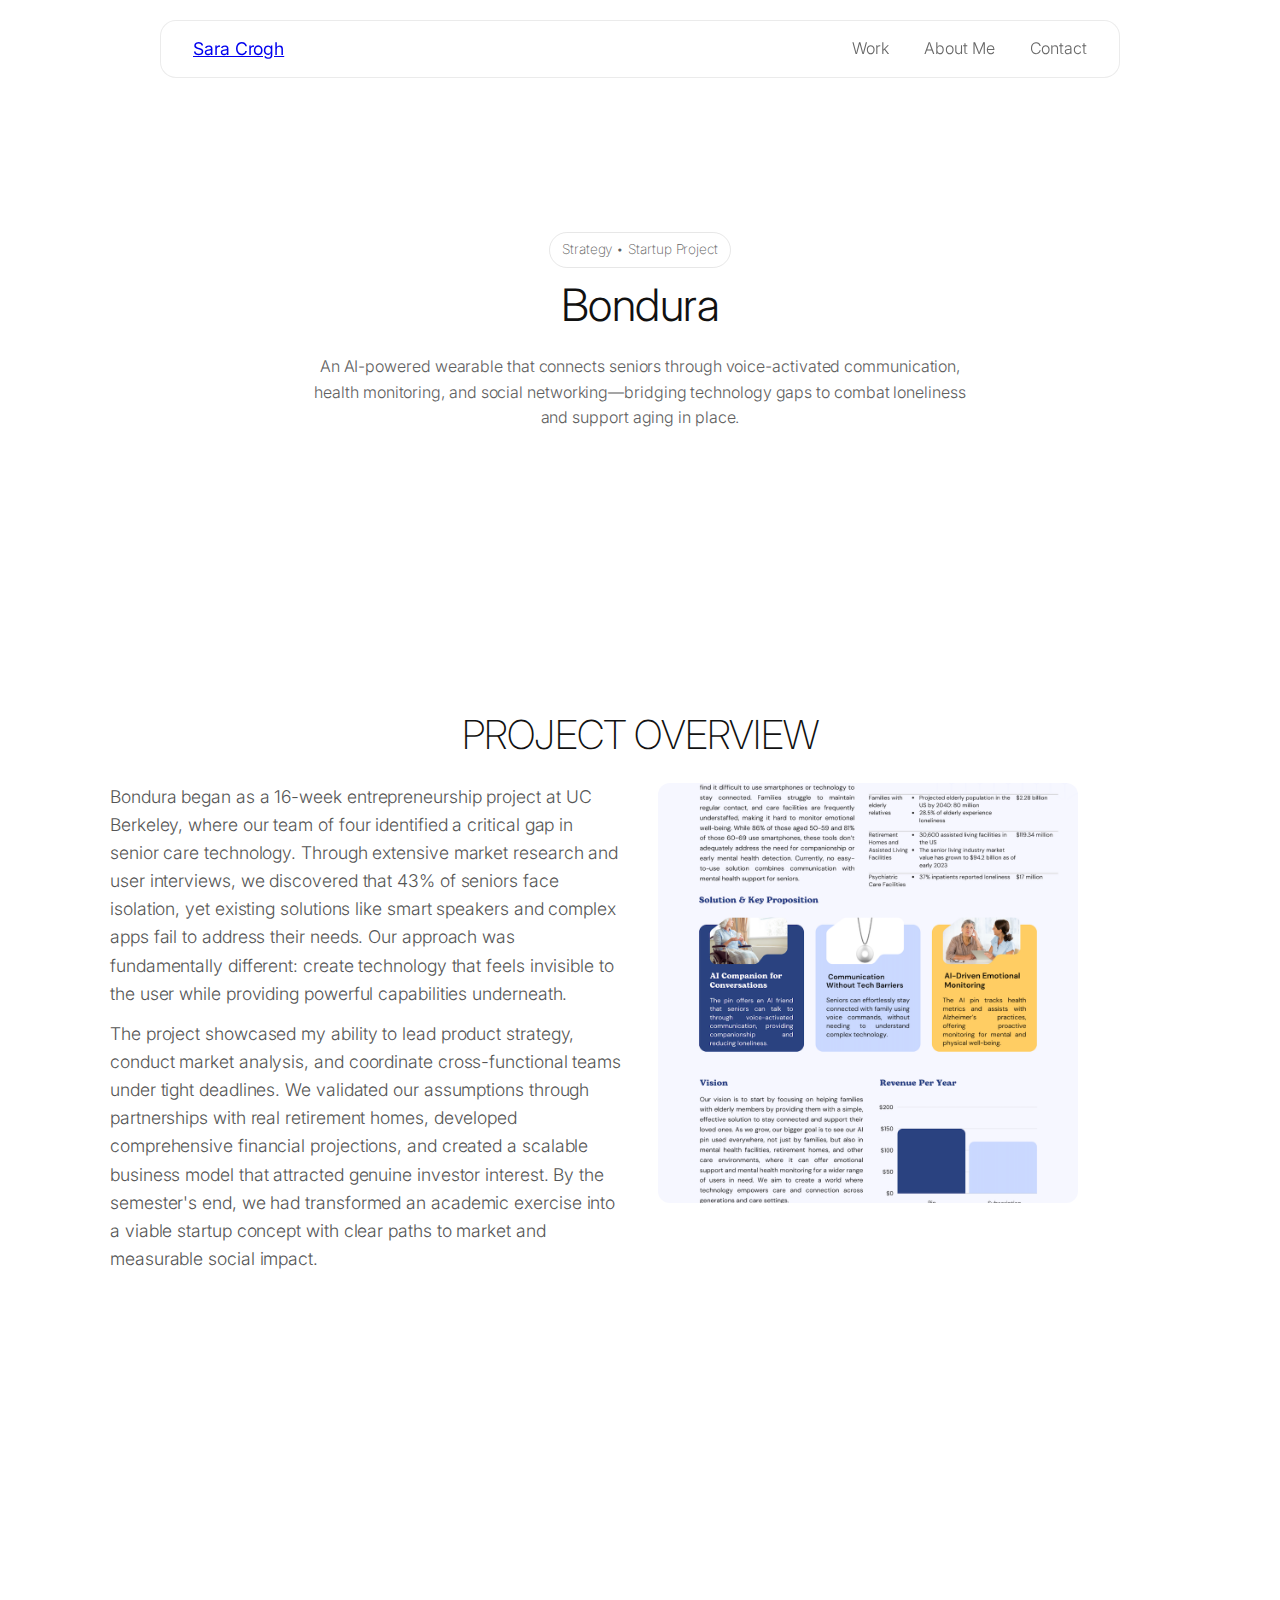
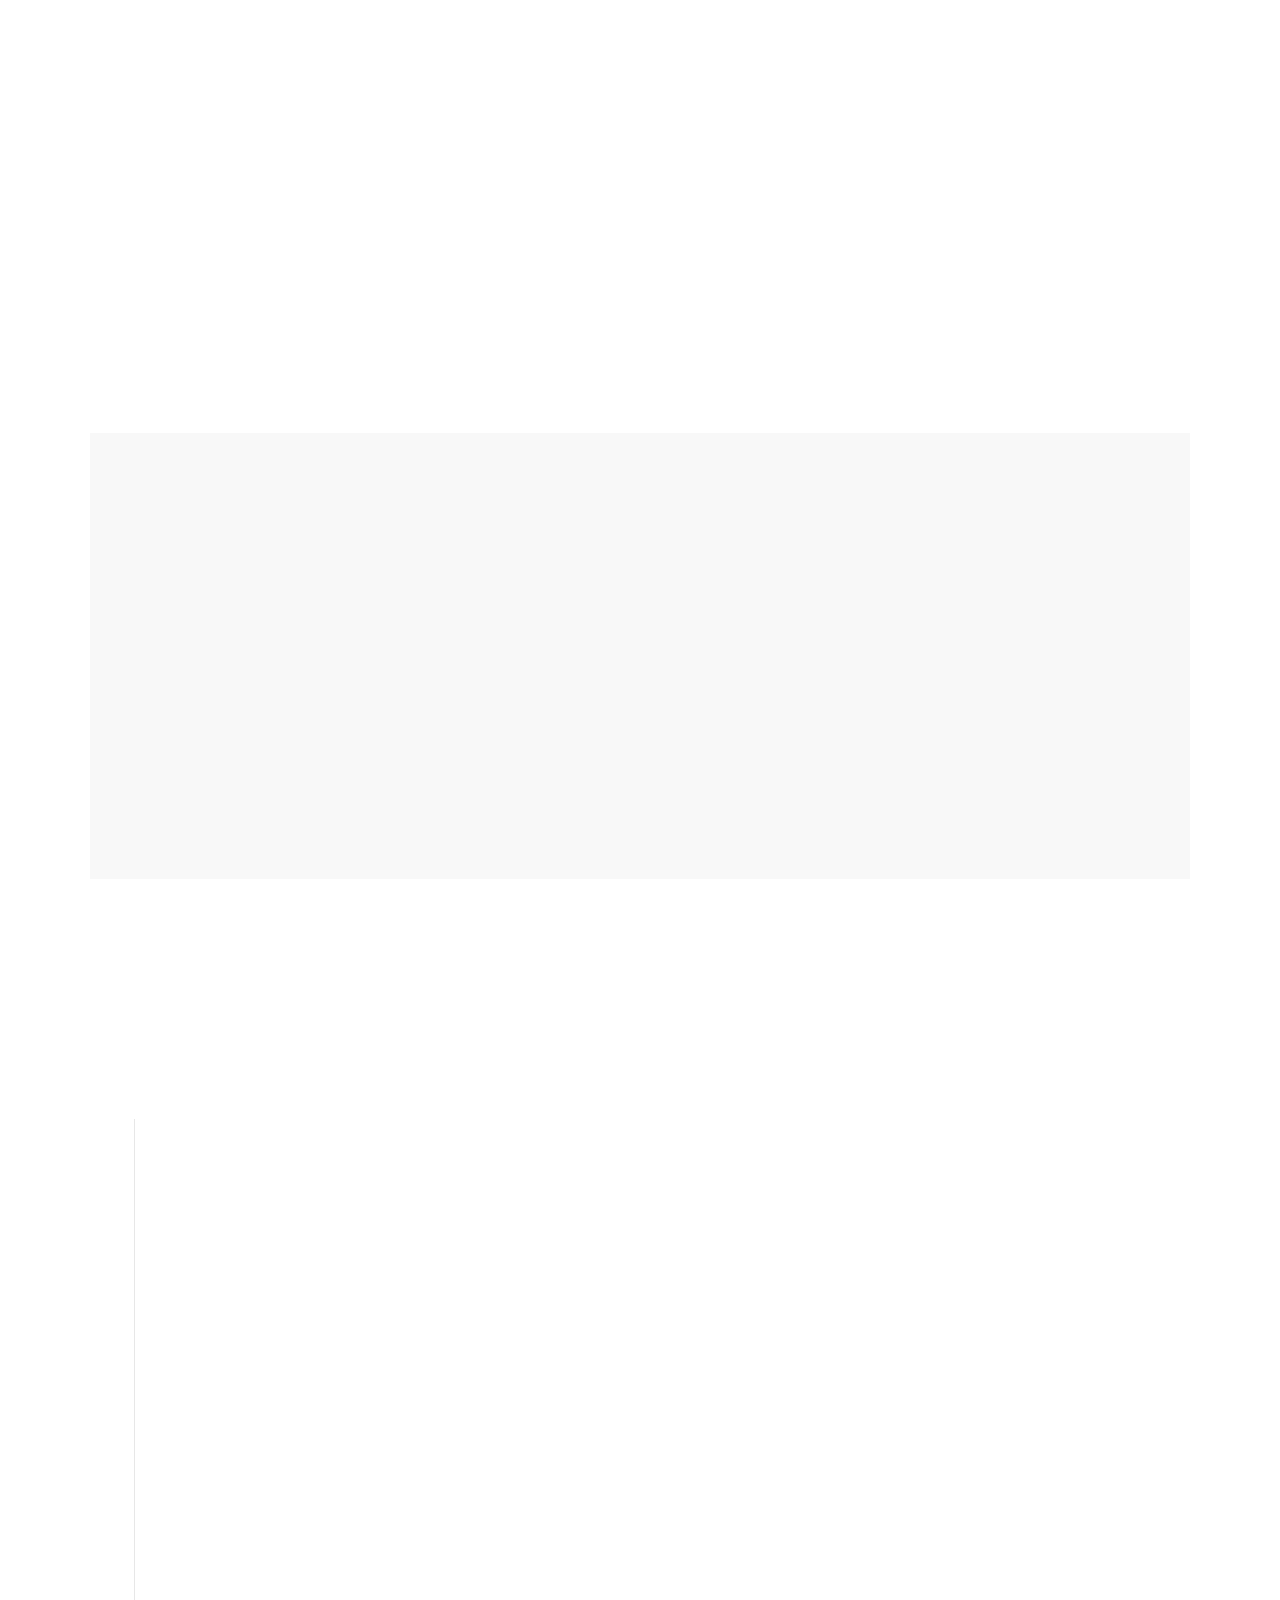
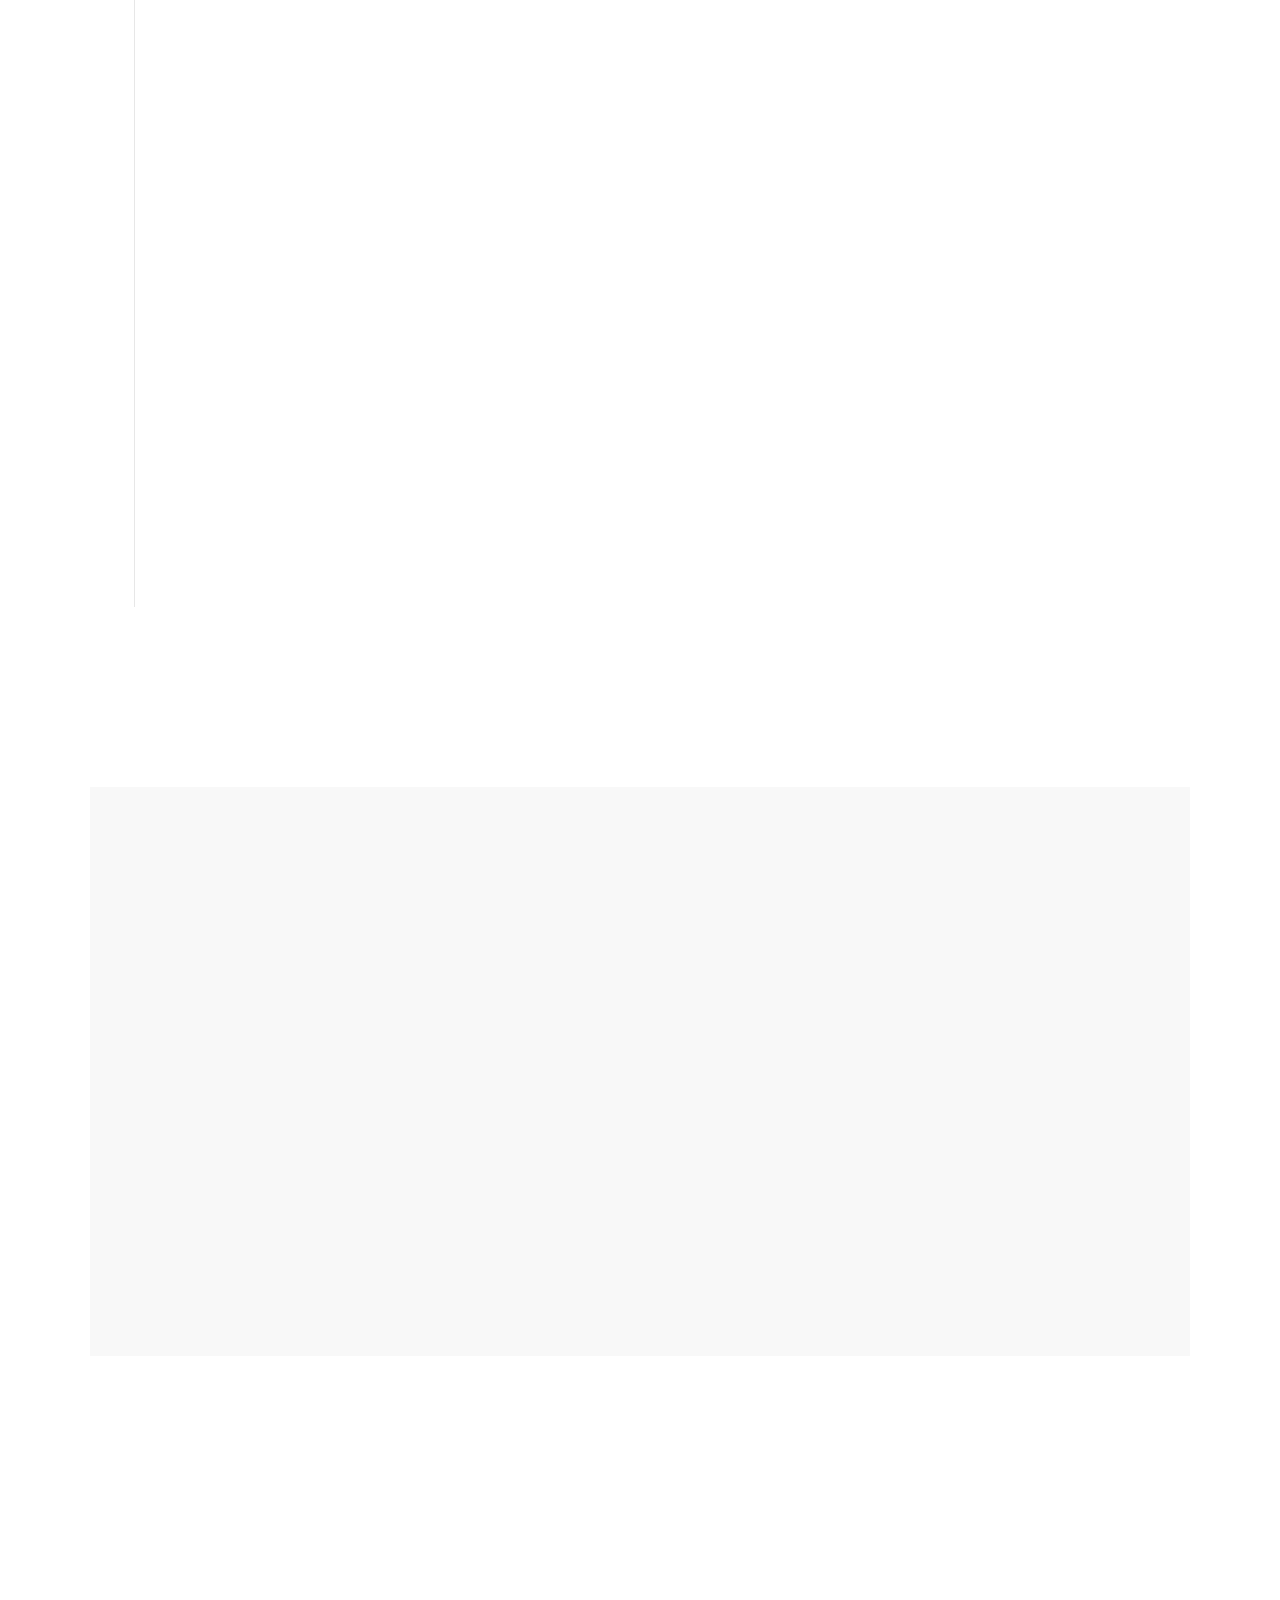
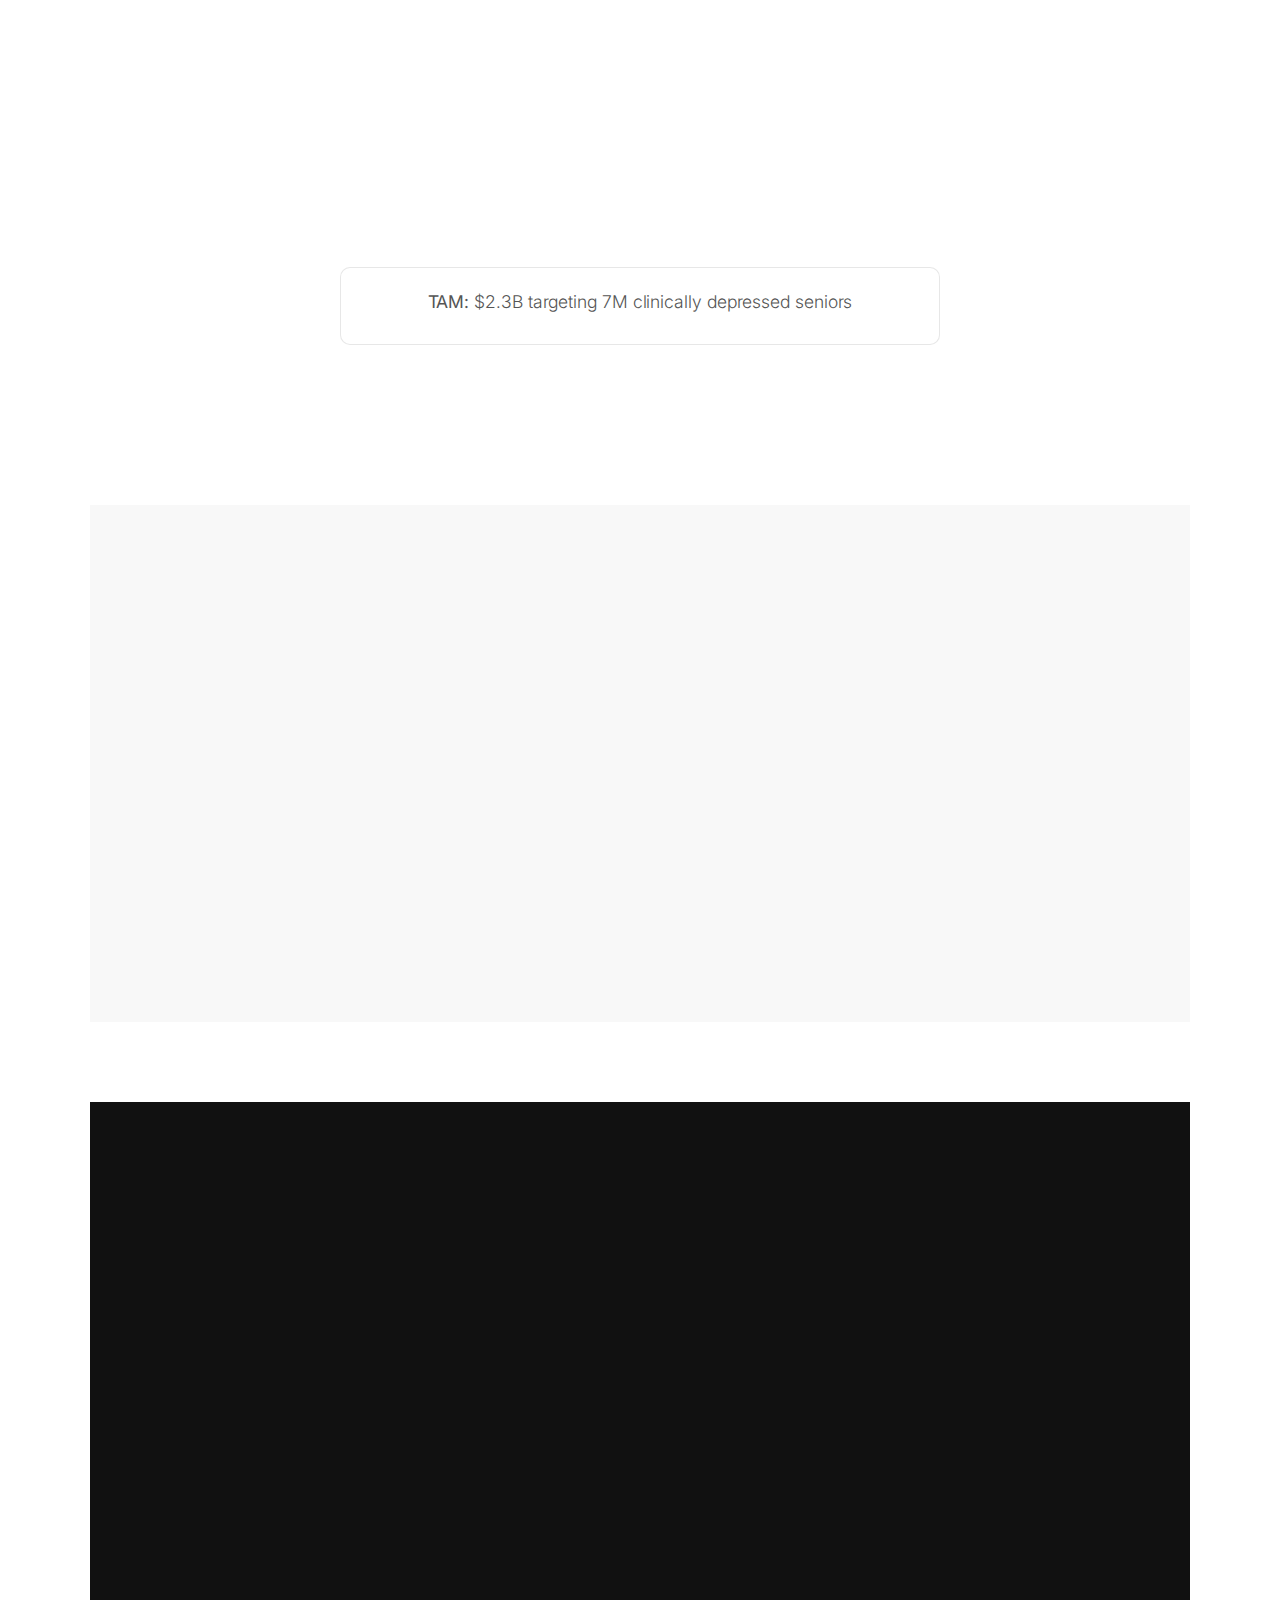
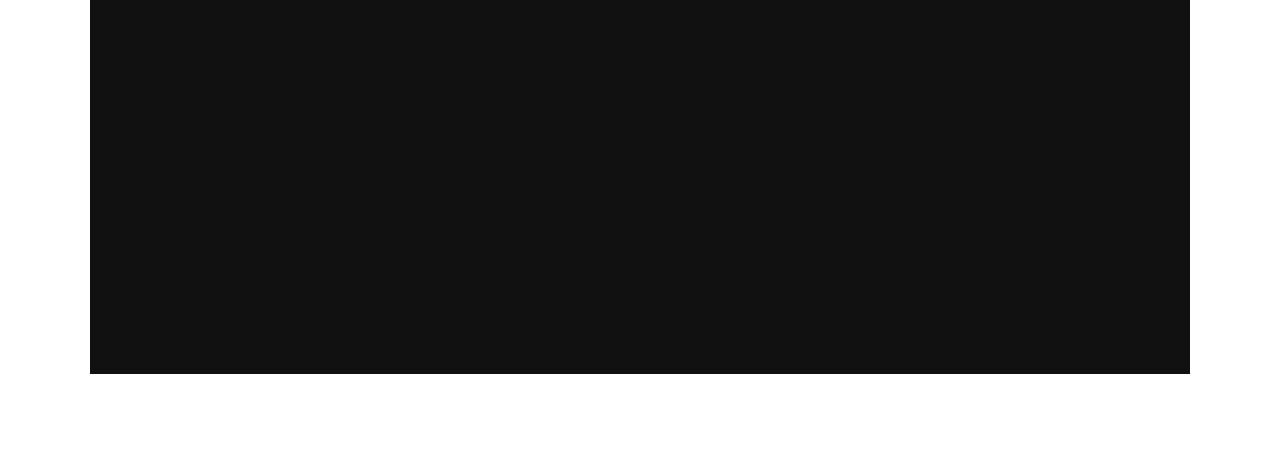
<file: bondura.html>
<!DOCTYPE html>
<html lang="en">
<head>
  <link rel="stylesheet" href="style.css">
  <meta charset="UTF-8"/>
  <meta name="viewport" content="width=device-width, initial-scale=1.0"/>
  <title>Bondura - AI Care for Seniors | Sara Crogh</title>
  <link href="https://fonts.googleapis.com/css2?family=Inter:wght@200;400&display=swap" rel="stylesheet">
  <style>
:root{--bg:#ffffff;           
  --ink:#111111;          
  --muted:#606060;        
  --accent:#111111;       

  --border: rgba(17,17,17,0.10);   
  --elev: rgba(17,17,17,0.04);     

  --radius: 10px;         
  --container:1120px;

  --section-pad: 80px;    
  --space-md:16px;}
*{box-sizing:border-box; box-shadow:none !important}
html{scroll-behavior:smooth}
body{margin:0; background:var(--bg); color:var(--ink);
  font-family:'Inter', system-ui, -apple-system, Segoe UI, Roboto, sans-serif;
  font-size:1rem; line-height:1.6; font-weight:200; letter-spacing:-0.005em;
  padding-top:72px; -webkit-font-smoothing:antialiased; -moz-osx-font-smoothing:grayscale;}
h1,h2,h3{margin:0 0 var(--space-md); font-weight:400; letter-spacing:-0.02em; color:var(--ink)}
h1{font-size:clamp(2.25rem,6vw,3rem); line-height:1.1}
h2{font-size:0.95rem; text-transform:uppercase; letter-spacing:0.12em}
h3{font-size:1.125rem}
p{margin:0 0 var(--space-md); color:var(--muted); font-size:1rem}
.measure{max-width:68ch; margin-left:auto; margin-right:auto}
.container{max-width:var(--container); margin:0 auto; padding:0 20px}
.hero{padding:var(--section-pad) 0; border-bottom:none; text-align:center}
.project-tag{display:inline-block; margin-bottom:8px; font-size:0.85rem; color:var(--muted);
  background:transparent; border:1px solid var(--border);
  padding:6px 12px; border-radius:999px; font-weight:200}
.hero-subtitle{font-size:1rem; color:var(--muted);
  margin-top:20px; max-width:68ch; text-align:center; margin-left:auto; margin-right:auto;}
.section{padding:var(--section-pad) 0}
.section-title{text-align:center; margin-bottom:var(--space-md)}
.two-col{display:grid; grid-template-columns:1fr 1fr; gap:36px; align-items:start}
.problem .highlight, .solution .highlight{background:transparent; border:1px solid var(--border);
  padding:16px; border-radius:var(--radius); margin:var(--space-md) 0; color:var(--muted)}
.market-grid{display:grid; grid-template-columns:repeat(auto-fit, minmax(260px, 1fr)); 
  gap:16px; margin-top:var(--space-md);}
.market-card{margin:0; background:var(--bg); border:1px solid var(--border);
  border-radius:var(--radius); overflow:hidden; text-align:center;
  padding:20px;}
.market-value{font-size:1.5rem; font-weight:400; color:var(--ink); 
  margin-bottom:8px;}
.market-label{font-size:0.95rem; font-weight:400; margin-bottom:12px; color:var(--ink)}
.market-desc{font-size:0.9rem; color:var(--muted)}
.timeline{position:relative; margin-top:var(--space-md)}
.timeline::before{content:""; position:absolute; left:24px; top:0; bottom:0; width:1px; background:var(--border)}
.t-item{display:flex; align-items:center; gap:16px; margin-bottom:24px}
.t-num{flex-shrink:0; width:46px; height:46px; border-radius:999px; background:var(--ink);
  color:#fff; font-weight:400; font-size:1.125rem; display:flex; align-items:center; justify-content:center}
.t-card{flex:1; background:var(--bg); border:1px solid var(--border);
  padding:20px; border-radius:var(--radius); font-size:1rem}
.timeline-week{font-size:0.8rem; color:var(--muted); font-weight:400; 
  text-transform:uppercase; letter-spacing:0.05em; margin-bottom:8px;}
.team-grid{display:grid; grid-template-columns:repeat(auto-fit, minmax(100px, 1fr));
  gap:16px; margin-top:var(--space-md);}
.team-member{background:var(--bg); border:1px solid var(--border);
  padding:24px 20px; border-radius:var(--radius); text-align:center;}
.member-avatar{width:56px; height:56px; border-radius:999px; 
  background:var(--accent); color:#fff;
  display:grid; place-items:center; margin:0 auto 12px; font-weight:400; font-size:1.125rem}
.member-name{font-size:0.95rem; font-weight:400; color:var(--ink); margin-bottom:4px}
.member-role{color:var(--muted); font-size:0.85rem; font-weight:200; margin-bottom:8px}
.member-background{font-size:0.85rem; color:var(--muted)}
.features-grid{display:grid; grid-template-columns:repeat(auto-fit, minmax(260px, 1fr));
  gap:16px; margin-top:var(--space-md);}
.feature-card{background:var(--bg); border:1px solid var(--border);
  padding:24px 20px; border-radius:var(--radius); text-align:center;}
.feature-icon{width:56px; height:56px; border-radius:999px; background:var(--accent); color:#fff;
  display:grid; place-items:center; margin:0 auto 12px; font-weight:400; font-size:1.125rem}
.feature-title{font-size:0.95rem; font-weight:400; color:var(--ink); margin-bottom:4px}
.pricing-grid{display:grid; grid-template-columns:1fr 1fr; gap:36px; 
  margin-top:var(--space-md); max-width:600px; margin-left:auto; margin-right:auto;}
.pricing-card{background:var(--bg); border:1px solid var(--border);
  padding:28px 20px; border-radius:var(--radius); text-align:center;}
.price{font-size:2rem; font-weight:400; color:var(--ink); margin-bottom:8px}
.price-label{font-size:0.95rem; font-weight:400; margin-bottom:12px; color:var(--ink)}
.price-desc{font-size:0.9rem; color:var(--muted)}
.learnings{background:var(--ink); color:#fff; padding:var(--section-pad) 0}
.learnings .section-title{color:#e8e8e8}
.l-grid{display:grid; grid-template-columns:1fr 1fr; gap:20px; margin-top:var(--space-md)}
.l-card{background:rgba(255,255,255,0.04); border:1px solid rgba(255,255,255,0.14);
  padding:18px; border-radius:var(--radius)}
.l-card h3{color:#ffffff; font-weight:400; margin-bottom:8px}
.l-card p{color:#d8d8d8}
.cta{text-align:center; padding:var(--section-pad) 0; border-top:1px solid var(--border)}
.btn{display:inline-block; background:var(--accent); color:#fff; padding:12px 22px; border-radius:999px; border:1px solid var(--accent); font-weight:400; text-decoration:none}
.btn:hover{opacity:.9}
.fade-in{opacity:0; transform:translateY(16px); transition:opacity .6s ease, transform .6s ease}
.fade-in.visible{opacity:1; transform:translateY(0)}
.slide-left{opacity:0; transform:translateX(-28px); transition:opacity .6s ease, transform .6s ease}
.slide-left.visible{opacity:1; transform:translateX(0)}
.slide-right{opacity:0; transform:translateX(28px); transition:opacity .6s ease, transform .6s ease}
.slide-right.visible{opacity:1; transform:translateX(0)}
@media (max-width:900px){.two-col{grid-template-columns:1fr; gap:20px}
.pricing-grid{grid-template-columns:1fr}
.l-grid{grid-template-columns:1fr}
}

@media (prefers-reduced-motion:reduce){.fade-in,.slide-left,.slide-right{transition:none; transform:none; opacity:1}
html{scroll-behavior:auto}
}


a:focus-visible,button:focus-visible{outline:2px solid var(--ink); outline-offset:2px}
h1, h2, h3{margin-bottom: 12px;}
p{margin-bottom: 12px;}
.section-title{margin-bottom: 16px;}
.problem .highlight,
.solution .highlight,
.market-grid,
.results-grid,
.timeline,
.l-grid{margin-top: 16px;}
.t-card h3,
.result-title,
.l-card h3,
.feature-title,
.member-name{margin-bottom: 6px;}
.t-item{margin-bottom: 20px;}
.section,
.learnings,
.cta{padding: var(--section-pad) 0;}
</style>
</head>
<body>

<header>
    <div class="logo"><a href="index.html">Sara Crogh</a></div>
    <nav>
      <a href="work.html">Work</a>
      <a href="about.html">About Me</a>
      <a href="contact.html">Contact</a>
    </nav>
  </header>

<!-- Hero -->
<section class="hero">
  <div class="container">
    <span class="project-tag">Strategy • Startup Project</span>
    <h1>Bondura</h1>
    <p class="hero-subtitle measure">
      An AI-powered wearable that connects seniors through voice-activated communication, 
      health monitoring, and social networking—bridging technology gaps to combat loneliness 
      and support aging in place.
    </p>
  </div>
</section>

  <!-- Problem -->
  <section class="section problem">
    <div class="container">
      <h2 class="section-title fade-in">Project Overview</h2>
      <div class="two-col">
        <div class="slide-left">
          <div class="measure">
            <p>
                Bondura began as a 16-week entrepreneurship project at UC Berkeley, where our team of four identified a critical gap in senior care technology. Through extensive market research and user interviews, we discovered that 43% of seniors face isolation, yet existing solutions like smart speakers and complex apps fail to address their needs. Our approach was fundamentally different: create technology that feels invisible to the user while providing powerful capabilities underneath.
            </p>
            <p>
                The project showcased my ability to lead product strategy, conduct market analysis, and coordinate cross-functional teams under tight deadlines. We validated our assumptions through partnerships with real retirement homes, developed comprehensive financial projections, and created a scalable business model that attracted genuine investor interest. By the semester's end, we had transformed an academic exercise into a viable startup concept with clear paths to market and measurable social impact.
            </p>
          </div>
        </div>
        <div class="slide-right">
            <img
            src="/images/bondura/Screenshot 2025-08-14 at 22.13.12.png"
            alt="Prototype"
            style="width:100%; max-width:420px; border-radius:12px; object-fit:cover; max-height:420px;"
            />
        </div>
      </div>
    </div>
  </section>

<!-- Problem & Solution -->
<section class="section">
  <div class="container">
    <h2 class="section-title fade-in">The Challenge & Our Approach</h2>
    <div class="two-col">
      <div class="slide-left">
        <div class="measure">
          <h3>The Loneliness Crisis</h3>
          <p>43% of seniors experience isolation, increasing premature death risk by 29%. Current tech solutions are too complex, with 64% of adults 50+ feeling technology isn't designed for them.</p>
          <div class="highlight">
            <strong>Key insight:</strong> Retirement homes cost $5,000/month, yet families still struggle to maintain connection and monitor health effectively. Existing solutions like ElliQ ($249/month) and Apple Watch are either too expensive or too complex for widespread senior adoption.
          </div>
        </div>
      </div>
      
      <div class="slide-right">
        <div class="measure">
          <h3>Screen-Free Innovation</h3>
          <p>A voice-activated wearable that requires no tech literacy. Simple as talking to a friend, yet sophisticated enough to provide AI companionship, family communication, and health monitoring.</p>
          <div class="highlight">
            <strong>Strategy:</strong> Start with retirement homes for validation and easier adoption, then expand to individual consumers as the 85+ population doubles by 2040. This B2B2C approach reduces customer acquisition costs and provides valuable usage data.
          </div>
        </div>
      </div>
    </div>
  </div>
</section>

<!-- Market Analysis -->
<section class="section" style="background:#f8f8f8">
  <div class="container">
    <h2 class="section-title fade-in">Market Opportunity</h2>
    <div class="market-grid">
      <div class="market-card fade-in">
        <div class="market-value">$2.3B</div>
        <div class="market-label">Families with Elderly</div>
        <p class="market-desc">80M projected elderly by 2040, 28.5% experience loneliness, 13% clinically depressed</p>
      </div>
      <div class="market-card fade-in">
        <div class="market-value">$119M</div>
        <div class="market-label">Retirement Homes</div>
        <p class="market-desc">30,600 assisted living facilities, $94.2B industry value as of 2023</p>
      </div>
      <div class="market-card fade-in">
        <div class="market-value">$17M</div>
        <div class="market-label">Healthcare Facilities</div>
        <p class="market-desc">37% of inpatients report loneliness, driving up healthcare costs</p>
      </div>
    </div>
  </div>
</section>

<!-- Entrepreneurship Journey -->
<section class="section">
  <div class="container">
    <h2 class="section-title fade-in">Our Startup Journey</h2>
    
    <div class="timeline">
      <div class="t-item fade-in">
        <div class="t-num">1</div>
        <div class="t-card">
          <div class="timeline-week">Weeks 1-3</div>
          <h3>Problem Discovery & Validation</h3>
          <p>Conducted market research revealing that 13% of US seniors experience depression (7M people). Interviewed retirement home staff and families to understand pain points. Identified that existing solutions like ElliQ ($249/month) and Apple Watch are too complex or expensive for mass adoption.</p>
        </div>
      </div>
      
      <div class="t-item fade-in">
        <div class="t-num">2</div>
        <div class="t-card">
          <div class="timeline-week">Weeks 4-6</div>
          <h3>Solution Design & Differentiation</h3>
          <p>Designed screen-free, voice-activated approach after learning seniors find modern tech intimidating. Created three core value props: AI companion for guided reflection (gratitude is #1 non-medication depression treatment), effortless family communication, and invisible social networking based on shared experiences.</p>
        </div>
      </div>
      
      <div class="t-item fade-in">
        <div class="t-num">3</div>
        <div class="t-card">
          <div class="timeline-week">Weeks 7-10</div>
          <h3>Business Model Development</h3>
          <p>Developed dual revenue streams: $250 device + $20/month subscription (vs ElliQ's $249/month). Calculated detailed unit economics: $10.50 software cost/month at scale, with gross margins of 47%. Created go-to-market strategy starting with retirement homes for validation.</p>
        </div>
      </div>
      
      <div class="t-item fade-in">
        <div class="t-num">4</div>
        <div class="t-card">
          <div class="timeline-week">Weeks 11-14</div>
          <h3>Partnership Strategy & Validation</h3>
          <p>Established partnerships with Ashby Village and Sequoia Living retirement homes. Connected with insurance companies Carelon Health and NeueHealth for clinical trials. Validated through user interviews that residents find current tech too complex and families want real-time health updates.</p>
        </div>
      </div>
      
      <div class="t-item fade-in">
        <div class="t-num">5</div>
        <div class="t-card">
          <div class="timeline-week">Weeks 15-16</div>
          <h3>Investment Pitch & Scaling Plan</h3>
          <p>Created comprehensive 2-year hiring plan ($1.68M total costs), developed clinical trial strategy to prove efficacy, and prepared Series A pitch for $2.2M. Financial projections show $56M annual revenue by year 6 with break-even in year 3. Presented to actual investors and startup accelerators.</p>
        </div>
      </div>
    </div>
  </div>
</section>

<!-- Solution Features -->
<section class="section" style="background:#f8f8f8">
  <div class="container">
    <h2 class="section-title fade-in">Product Innovation</h2>
    
    <div class="features-grid">
      <div class="feature-card fade-in">
        <div class="feature-icon">AI</div>
        <h3 class="feature-title">AI Companion</h3>
        <p>Voice-activated friend that guides seniors through positive life reflections, helping combat depression through gratitude—the #1 non-medication treatment backed by clinical research.</p>
      </div>
      
      <div class="feature-card fade-in">
        <div class="feature-icon">📞</div>
        <h3 class="feature-title">Effortless Communication</h3>
        <p>Stay connected with family using simple voice commands. No complex interfaces or small screens—just natural conversation that seniors can use immediately.</p>
      </div>
      
      
      <div class="feature-card fade-in">
        <div class="feature-icon">💚</div>
        <h3 class="feature-title">Health Monitoring</h3>
        <p>Tracks Alzheimer's progression through conversation patterns and integrates biosensor data, providing real-time alerts to family and caregivers for proactive intervention.</p>
      </div>
    </div>
  </div>
</section>

<!-- Business Model -->
<section class="section">
  <div class="container">
    <h2 class="section-title fade-in">Revenue Strategy</h2>
    
    <div class="pricing-grid">
      <div class="pricing-card slide-left">
        <div class="price">$250</div>
        <div class="price-label">Device</div>
        <p class="price-desc">One-time hardware cost for the AI-powered wearable pin or necklace with 2+ year battery life</p>
      </div>
      
      <div class="pricing-card slide-right">
        <div class="price">$20</div>
        <div class="price-label">Per Month</div>
        <p class="price-desc">Subscription for AI features, health monitoring, family communications, and cloud storage</p>
      </div>
    </div>
    
    <div style="
    text-align:center; width: 600px; /* Fixed width */ padding:20px;
    margin: 36px auto 0; /* auto centers it horizontally */
    background:var(--bg);
    border-radius:var(--radius);
    border:1px solid var(--border);">
    <p style="margin-bottom:8px;">
      <strong>TAM:</strong> $2.3B targeting 7M clinically depressed seniors
    </p>
  </div>
  
  </div>
</section>

<!-- Team -->
<section class="section" style="background:#f8f8f8">
  <div class="container">
    <h2 class="section-title fade-in">The Founding Team</h2>
    
    <div class="team-grid">
      <div class="team-member fade-in">
        <div class="member-avatar">RR</div>
        <div class="member-name">Raiyan Rizwan</div>
        <div class="member-role">CEO • EECS</div>
        <p class="member-background">SpaceX experience in product development and technical strategy. Led overall vision and investor relations.</p>
      </div>
      
      <div class="team-member fade-in">
        <div class="member-avatar">KJ</div>
        <div class="member-name">Kaif Jeelani</div>
        <div class="member-role">CPO • EECS</div>
        <p class="member-background">Typeface AI/ML expertise. Designed user experience and AI conversation systems for seniors.</p>
      </div>
      
      <div class="team-member fade-in">
        <div class="member-avatar">SC</div>
        <div class="member-name">Sara Crogh</div>
        <div class="member-role">COO • MechE</div>
        <p class="member-background">Apple hardware engineering. Led operations strategy, partnership development, and manufacturing planning.</p>
      </div>
      
      <div class="team-member fade-in">
        <div class="member-avatar">RA</div>
        <div class="member-name">Rehaan Arya</div>
        <div class="member-role">CTO • Data Science</div>
        <p class="member-background">Big Data at Berkeley. Built technical architecture and health monitoring algorithms for early detection.</p>
      </div>
    </div>
  </div>
</section>


<!-- Key Learnings -->
<section class="learnings">
  <div class="container">
    <h2 class="section-title fade-in">Entrepreneurship Learnings</h2>
    
    <div class="l-grid">
      <div class="l-card fade-in">
        <h3>Market-First Approach</h3>
        <p>Starting with retirement homes provided controlled validation environment and faster feedback loops than direct consumer approach. B2B2C model reduced acquisition costs significantly.</p>
      </div>
      
      <div class="l-card fade-in">
        <h3>Unit Economics Validation</h3>
        <p>Calculating exact COGS ($10.50 monthly software cost) and scaling projections early proved business viability. Detailed financial modeling was crucial for investor credibility.</p>
      </div>
      
      <div class="l-card fade-in">
        <h3>Partnership Strategy</h3>
        <p>Early partnerships with retirement homes and insurers provided credibility and distribution before product completion. Relationships matter more than perfect prototypes in early stages.</p>
      </div>
      
      <div class="l-card fade-in">
        <h3>User-Centric Design</h3>
        <p>Research revealed 80% preferred anonymous health interventions over direct confrontation. Deep user understanding shaped our entire product strategy and differentiation.</p>
      </div>
      
      <div class="l-card fade-in">
        <h3>MVP Thinking</h3>
        <p>Focused on core problems (loneliness, communication barriers) rather than building comprehensive feature sets. Constraint-driven innovation led to clearer value propositions.</p>
      </div>
      
      <div class="l-card fade-in">
        <h3>Academic to Reality</h3>
        <p>Transitioning from theoretical models to real partnership discussions required different skills. Learned to balance academic rigor with practical business execution.</p>
      </div>
    </div>
  </div>
</section>

<script>
// Scroll animations (matching roommate.html)
const observer = new IntersectionObserver((entries) => {
  entries.forEach(entry => {
    if (entry.isIntersecting) {
      entry.target.classList.add('visible');
    }
  });
}, { threshold: 0.1, rootMargin: '0px 0px -60px 0px' });

document.querySelectorAll('.fade-in, .slide-left, .slide-right').forEach(el => {
  observer.observe(el);
});

// Header elevation on scroll (matching roommate.html)
const header = document.querySelector('header');
window.addEventListener('scroll', () => {
  const y = window.pageYOffset || document.documentElement.scrollTop;
  header.style.boxShadow = y > 96 ? '0 2px 18px rgba(17,17,17,0.08)' : 'none';
  header.style.background = y > 96 ? 'rgba(255,255,255,0.90)' : 'rgba(255,255,255,0.75)';
});

// Stagger timeline animations (matching roommate.html)
const timelineItems = document.querySelectorAll('.t-item');
const timelineObserver = new IntersectionObserver((entries) => {
  entries.forEach((entry, index) => {
    if (entry.isIntersecting) {
      setTimeout(() => {
        entry.target.classList.add('visible');
      }, index * 120);
    }
  });
}, { threshold: 0.5 });

timelineItems.forEach(item => timelineObserver.observe(item));
</script>
</body>
</html>
</file>
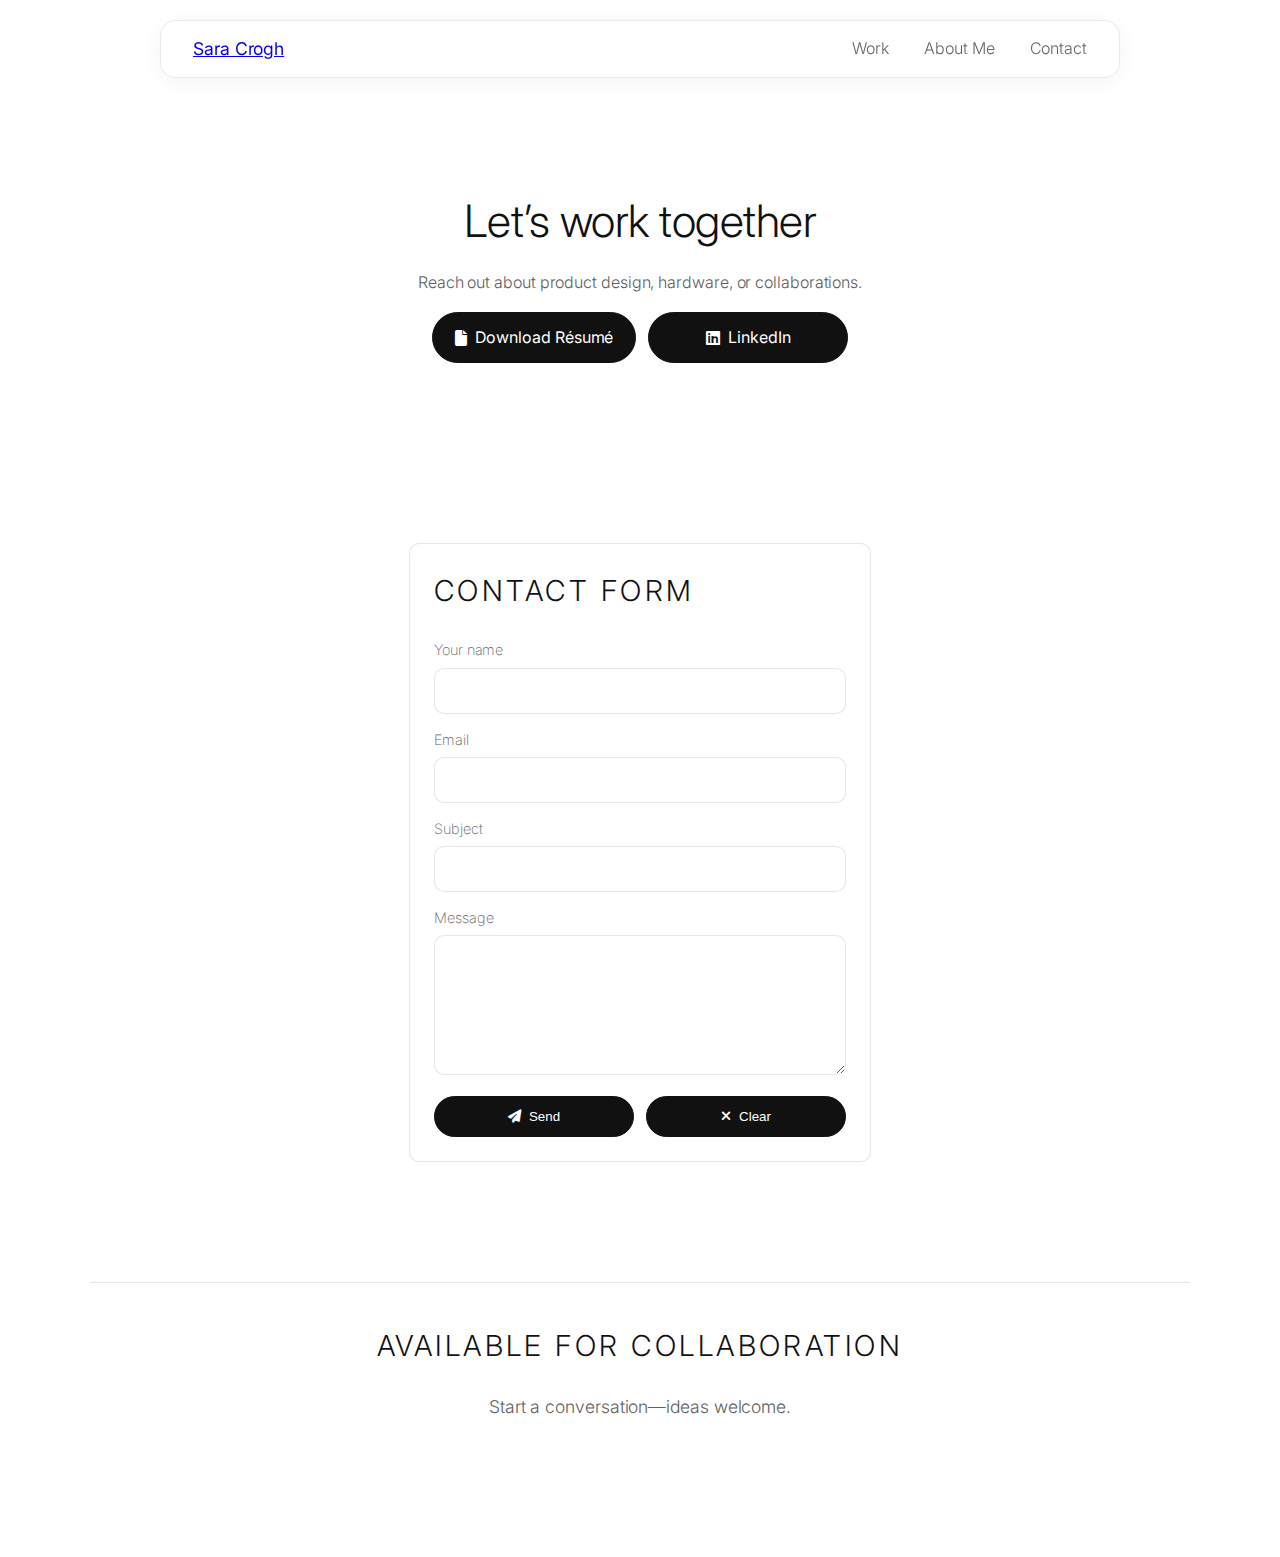
<file: contact.html>
<!DOCTYPE html>
<html lang="en">
<head>
  <link rel="stylesheet" href="style.css">
  <meta charset="UTF-8"/>
  <meta name="viewport" content="width=device-width, initial-scale=1.0"/>
  <title>Contact — Sara Crogh</title>
  <link href="https://fonts.googleapis.com/css2?family=Inter:wght@200;400&display=swap" rel="stylesheet">
  <link rel="stylesheet" href="https://cdnjs.cloudflare.com/ajax/libs/font-awesome/6.4.0/css/all.min.css">
  <style>
:root{--bg:#ffffff; --ink:#111111; --muted:#606060; --accent:#111111;
    --border: rgba(17,17,17,0.10); --elev: rgba(17,17,17,0.04);
    --radius: 10px; --container:1200px; --section-pad: 40px; --space-md:16px;}
*{box-sizing:border-box}
html{scroll-behavior:smooth}
body{margin:0; background:var(--bg); color:var(--ink);
    font-family:'Inter', system-ui, -apple-system, Segoe UI, Roboto, sans-serif;
    font-size:1rem; line-height:1.6; font-weight:200; letter-spacing:-0.005em;
    padding-top:72px; -webkit-font-smoothing:antialiased; -moz-osx-font-smoothing:grayscale;}
h1,h2,h3{margin:0 0 var(--space-md); font-weight:400; letter-spacing:-0.02em; color:var(--ink)}
h1{font-size:clamp(2.25rem,6vw,3rem); line-height:1.1}
h2{font-size:0.95rem; text-transform:uppercase; letter-spacing:0.12em}
p{margin:0 0 var(--space-md); color:var(--muted)}
.container{max-width:var(--container); margin:0 auto; padding:0 10px}
.hero{padding:var(--section-pad) 0; text-align:center}
.hero-subtitle{font-size:1rem; color:var(--muted); margin-top:20px;
    max-width:68ch; margin-inline:auto;}
.section{padding:var(--section-pad) 0}
.card{background:var(--bg); border:1px solid var(--border); border-radius:var(--radius);
    padding:24px;}
.muted{color:var(--muted)}
.btn{display:inline-flex; align-items:center; justify-content:center; gap:8px;
    min-width:200px; /* ensure equal width */
    background:var(--accent); color:#fff; text-decoration:none;
    padding:12px 22px; border-radius:999px; border:1px solid var(--accent);
    font-weight:400; transition:opacity .3s ease;}
.btn:hover{opacity:.9}
.btn-row{display:flex; gap:12px; flex-wrap:wrap; justify-content:center}
.btn.black{background:#111; color:#fff; border-color:#111;}
label{display:block; font-size:.9rem; color:var(--muted); margin-bottom:6px}
input, textarea{width:100%; border:1px solid var(--border); background:#fff; color:var(--ink);
    border-radius:10px; padding:12px 14px; font-family:inherit; font-size:1rem;}
textarea{min-height:140px; resize:vertical}
.field{margin-bottom:14px}
.cta{text-align:center; padding:var(--section-pad) 0; border-top:1px solid var(--border)}
a:focus-visible,button:focus-visible{outline:2px solid var(--ink); outline-offset:2px}

/* Larger centered contact form */
#contact-form {
  max-width: 700px;
  margin: 0 auto;
}
.section .container {
  display: flex;
  justify-content: center;
}
</style>
</head>
<body>
<header>
    <div class="logo"><a href="index.html">Sara Crogh</a></div>
    <nav>
      <a href="work.html">Work</a>
      <a href="about.html">About Me</a>
      <a href="contact.html">Contact</a>
    </nav>
</header>

<!-- Hero -->
<section class="hero">
  <div class="container">
    <h1>Let’s work together</h1>
    <p class="hero-subtitle">Reach out about product design, hardware, or collaborations.</p>
    <div class="btn-row" style="margin-top:12px">
      <a class="btn black" href="/resume_saracrogh.pdf" download>
        <i class="fa-solid fa-file"></i> Download Résumé
      </a>
      <a class="btn black" href="https://www.linkedin.com/in/sara-crogh/" target="_blank">
        <i class="fa-brands fa-linkedin"></i> LinkedIn
      </a>
    </div>
  </div>
</section>

<!-- Contact section -->
<section class="section">
  <div class="container">
    <form class="card" id="contact-form">
      <h2>Contact Form</h2>
      <div class="field">
        <label for="name">Your name</label>
        <input id="name" name="name" type="text" autocomplete="name" required>
      </div>
      <div class="field">
        <label for="email">Email</label>
        <input id="email" name="email" type="email" autocomplete="email" required>
      </div>
      <div class="field">
        <label for="subject">Subject</label>
        <input id="subject" name="subject" type="text" required>
      </div>
      <div class="field" style="display:none">
        <label for="company">Company</label>
        <input id="company" name="company" type="text">
      </div>
      <div class="field">
        <label for="message">Message</label>
        <textarea id="message" name="message" required></textarea>
      </div>
      <div class="btn-row">
        <button class="btn black" type="submit"><i class="fa-solid fa-paper-plane"></i> Send</button>
        <button class="btn black" type="reset"><i class="fa-solid fa-xmark"></i> Clear</button>
      </div>
    </form>
  </div>
</section>

<!-- Light CTA -->
<section class="cta">
  <div class="container">
    <h2>Available for collaboration</h2>
    <p class="muted" style="margin-top:6px">Start a conversation—ideas welcome.</p>
  </div>
</section>

<script>
  // Header elevation on scroll
  const hdr=document.querySelector('header');
  addEventListener('scroll',()=>{
    const y=window.pageYOffset||document.documentElement.scrollTop;
    hdr.style.boxShadow = y>96?'0 2px 18px rgba(17,17,17,0.08)':'none';
    hdr.style.background = y>96?'rgba(255,255,255,0.90)':'rgba(255,255,255,0.75)';
  });

  // Mailto submission
  const form = document.getElementById('contact-form');
  form.addEventListener('submit', (e)=>{
    e.preventDefault();
    const hp = (form.company && form.company.value.trim());
    if (hp) return;

    const name = encodeURIComponent(form.name.value.trim());
    const email = encodeURIComponent(form.email.value.trim());
    const subj = encodeURIComponent(form.subject.value.trim() || 'Message from portfolio');
    const msg  = encodeURIComponent(form.message.value.trim());

    const body = `Name: ${name}\nEmail: ${email}\n\n${msg}`;
    const mailto = `mailto:saraacrogh@gmail.com?subject=${subj}&body=${body}`;
    window.location.href = mailto;
  });
</script>
</body>
</html>
</file>
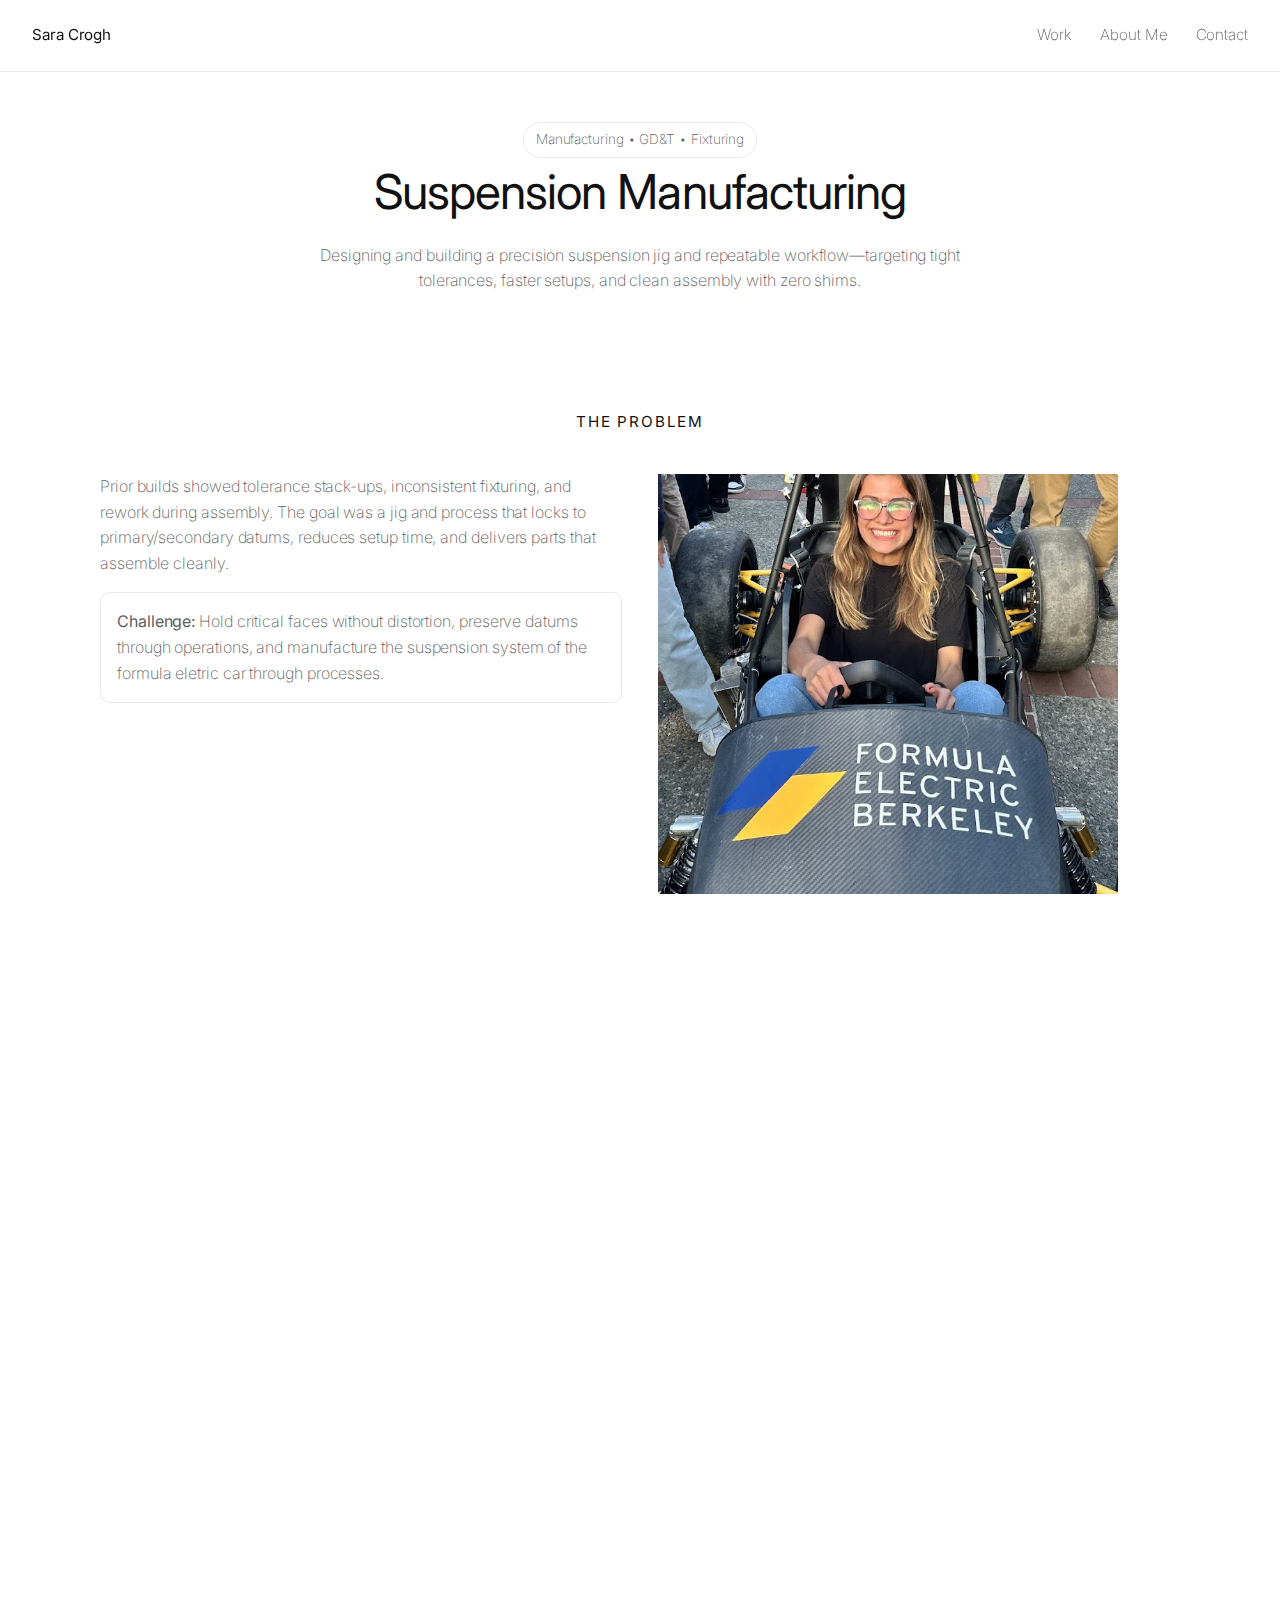
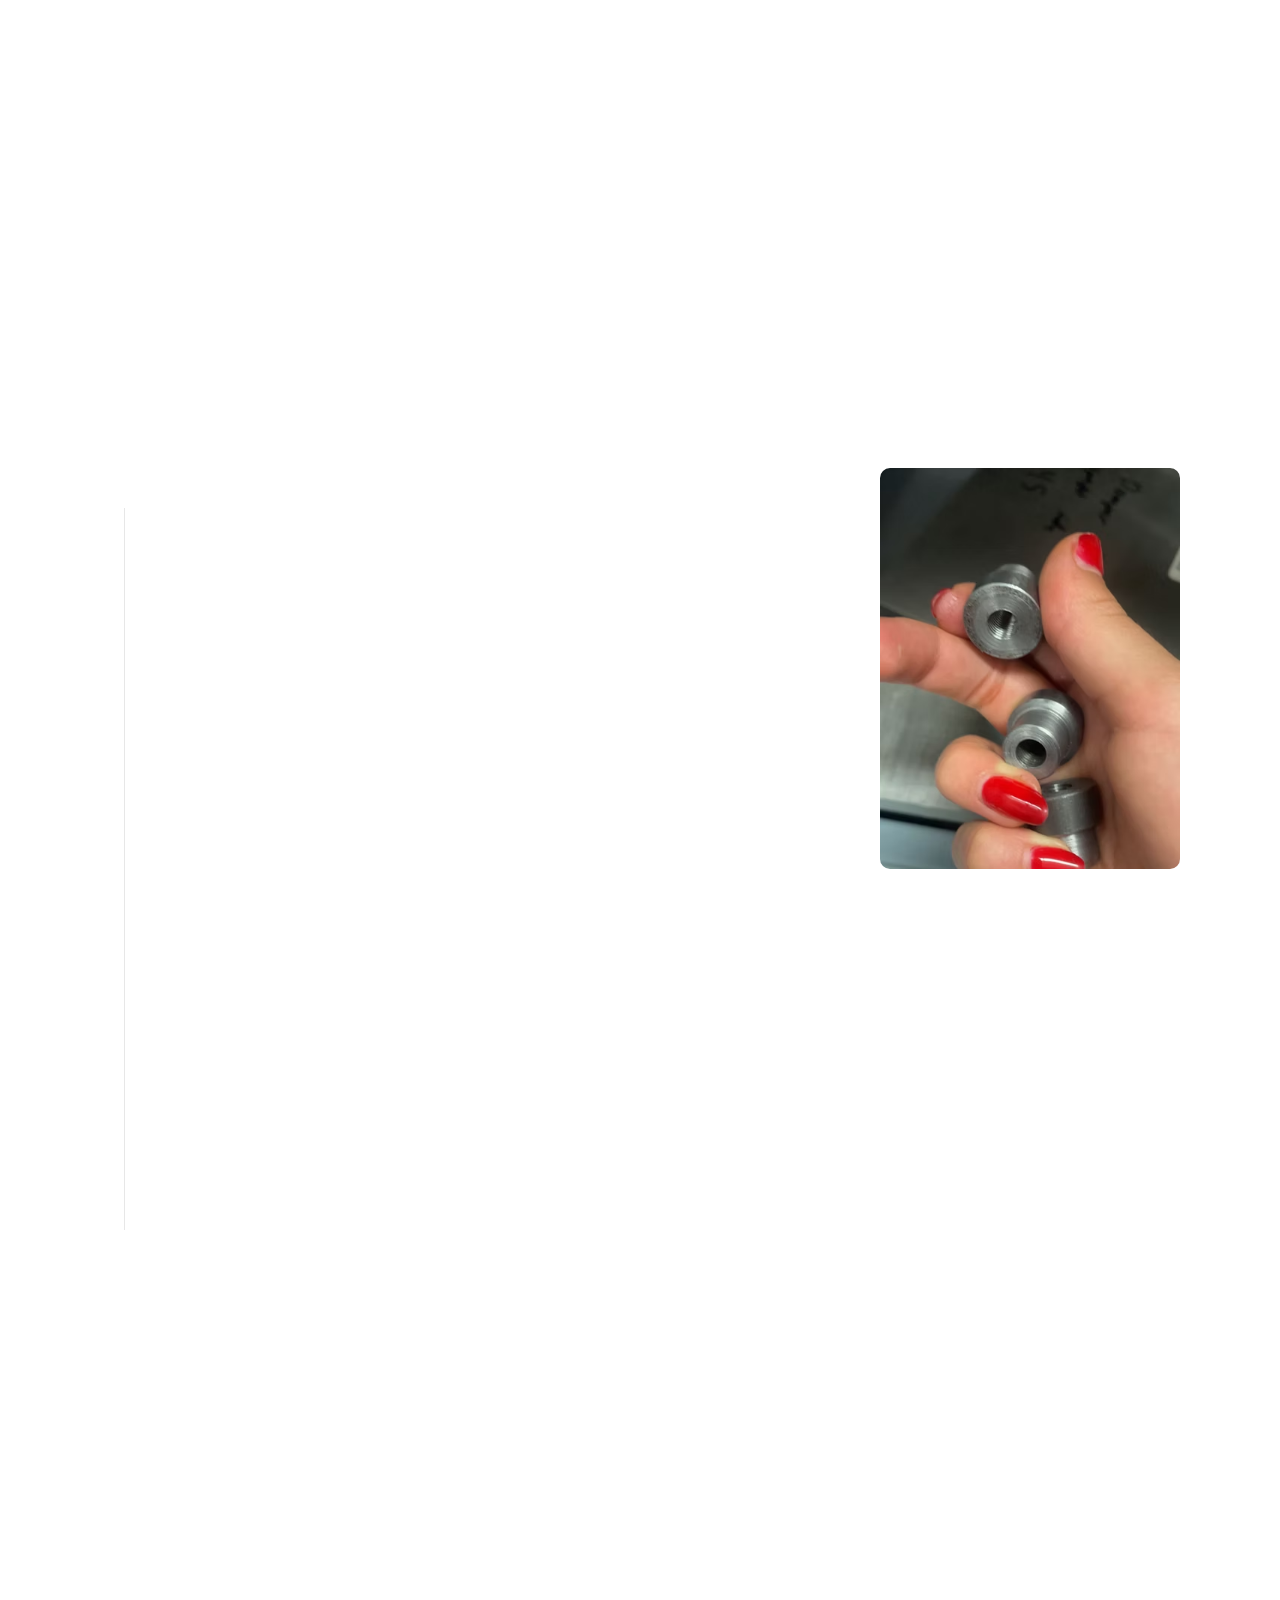
<file: feb.html>
<!DOCTYPE html>
<html lang="en">
<head>
  <meta charset="UTF-8"/>
  <meta name="viewport" content="width=device-width, initial-scale=1.0"/>
  <title>Suspension Manufacturing - Sara Crogh</title>
    <!-- Favicons -->
  <link rel="icon" href="favicon.ico?v=2" sizes="any">           <!-- .ico for all browsers -->
  <link rel="shortcut icon" href="favicon.ico?v=2" type="image/x-icon">
  
  <!-- Optional PNG fallbacks (add these if you also export PNGs) -->
  <link rel="icon" type="image/png" sizes="32x32" href="favicon-32.png?v=2">
  <link rel="icon" type="image/png" sizes="16x16" href="favicon-16.png?v=2">
  <link href="https://fonts.googleapis.com/css2?family=Inter:wght@200;400&display=swap" rel="stylesheet">
  <style>
/* ============== Design tokens (max 4 colors) ============== */
:root{
  --bg:#ffffff;           /* background */
  --ink:#111111;          /* primary text */
  --muted:#606060;        /* secondary text */
  --accent:#111111;       /* accent (monochrome) */

  --border: rgba(17,17,17,0.10);   
  --elev: rgba(17,17,17,0.04);     

  --radius: 10px;         /* unified radius */
  --container:1120px;

  --section-pad: 50px;    /* balanced section spacing */
  --space-md:16px;
  --title-spacing: 40px;  /* consistent title to content spacing */
}

*{box-sizing:border-box; box-shadow:none !important}
html{scroll-behavior:smooth}
body{
  margin:0; background:var(--bg); color:var(--ink);
  font-family:'Inter', system-ui, -apple-system, Segoe UI, Roboto, sans-serif;
  font-size:1rem; line-height:1.6; font-weight:200; letter-spacing:-0.005em;
  padding-top:72px; -webkit-font-smoothing:antialiased; -moz-osx-font-smoothing:grayscale;
}

/* ===== Typography (4 sizes, 2 weights: 200 & 400) ===== */
h1,h2,h3{margin:0; font-weight:400; letter-spacing:-0.02em; color:var(--ink)}
h1{font-size:clamp(2.25rem,6vw,3rem); line-height:1.1; margin-bottom:24px}
h2{font-size:0.95rem; text-transform:uppercase; letter-spacing:0.12em; margin-bottom:var(--title-spacing)}
h3{font-size:1.125rem; margin-bottom:12px}
p{margin:0 0 var(--space-md); color:var(--muted); font-size:1rem}
strong, .logo, .btn, .tech-title{font-weight:400}
.measure{max-width:68ch; margin-left:auto; margin-right:auto}

.container{max-width:var(--container); margin:0 auto; padding:0 20px}

/* ===== Header (same vibe) ===== */
/* ===== Header (from Healthy Cooking Blog) ===== */
header{
  position:fixed; inset:0 0 auto 0;
  z-index:1000; display:flex; align-items:center; justify-content:space-between;
  height:72px; padding:0 2.5%;
  background:rgba(255,255,255,0.75); /* lighter at top */
  backdrop-filter: blur(6px); /* subtle blur */
  border-bottom:1px solid var(--border);
}

.logo{font-size:.95rem; font-weight:400}

nav{display:flex; gap:28px}
nav a{
  font-weight:200; text-decoration:none; color:var(--muted);
  position:relative; font-size:0.95rem;
}
nav a:hover{color:var(--ink)}
nav a::after{
  content:""; position:absolute; left:0; bottom:-4px;
  height:1px; width:0; background:var(--ink);
  transition:width .25s ease;
}
nav a:hover::after{width:100%}

nav a::after{
  content:""; position:absolute; left:0; bottom:-4px; height:1px; width:0; background:var(--ink);
  transition:width .25s ease;
}
nav a:hover::after{ width:100%; }

/* ===== Hero ===== */
.hero{padding:var(--section-pad) 0; border-bottom:none;text-align: center;}
.project-tag{
  display:inline-block; margin-bottom:8px; font-size:0.85rem; color:var(--muted);
  background:transparent; border:1px solid var(--border);
  padding:6px 12px; border-radius:999px; font-weight:200;text-align: center;
}
.hero-subtitle{
  font-size:1rem; color:var(--muted);
  margin-top:20px; max-width:68ch; text-align:left; text-align: center;
}

/* ===== Sections ===== */
.section{padding:var(--section-pad) 0}
.section-title{text-align:center; margin-bottom:var(--title-spacing)}

/* ===== Grids ===== */
.two-col{display:grid; grid-template-columns:1fr 1fr; gap:36px; align-items:start}

/* ===== Problem ===== */
.problem .highlight{
  background:transparent; border:1px solid var(--border);
  padding:16px; border-radius:var(--radius); margin:var(--space-md) 0; color:var(--muted)
}

/* ===== Solution (manufacturing edition) ===== */
.image-wrap{position:relative}
.main-image{
  width:100%; height:380px; object-fit:cover;
  border:none !important; border-radius:0 !important;
}
.tech-stack{
  background:transparent; border:1px solid var(--border);
  padding:16px; border-radius:var(--radius); margin:var(--space-md) 0
}
.tech-title{font-size:0.95rem; margin-bottom:8px}
.tech-list{display:flex; flex-wrap:wrap; gap:8px}
.tech-item{
  background:var(--bg); border:1px solid var(--border);
  padding:6px 10px; border-radius:999px; font-size:0.85rem; font-weight:400; color:var(--ink)
}

/* ===== Build gallery ===== */
.media-grid{display:grid; grid-template-columns:repeat(auto-fit,minmax(260px,1fr)); gap:16px; margin-top:var(--title-spacing)}
.media{
  margin:0; background:var(--bg); border:1px solid var(--border);
  border-radius:var(--radius); overflow:hidden; text-align:center;
}
.media img{display:block; width:100%; height:240px; object-fit:cover; border:none !important; border-radius:0 !important}
.media figcaption{font-size:0.9rem; color:var(--muted); padding:10px 12px; border-top:1px solid var(--border)}

/* ===== Timeline ===== */
.timeline{position:relative; margin-top:var(--title-spacing)}
.timeline::before{content:""; position:absolute; left:24px; top:0; bottom:0; width:1px; background:var(--border)}
.t-item{display:flex; align-items:center; gap:16px; margin-bottom:24px}
.t-num{
  flex-shrink:0; width:46px; height:46px; border-radius:999px; background:var(--ink);
  color:#fff; font-weight:400; font-size:1.125rem; display:flex; align-items:center; justify-content:center
}
.t-card{
  flex:1; background:var(--bg); border:1px solid var(--border);
  padding:20px; border-radius:var(--radius); font-size:1rem
}
.t-card h3{margin-bottom:8px}

/* ===== Results ===== */
.results-grid{display:grid; grid-template-columns:repeat(auto-fit,minmax(240px,1fr)); gap:20px; margin-top:var(--title-spacing)}
.result-card{
  background:var(--bg); border:1px solid var(--border);
  padding:24px 20px; border-radius:var(--radius); text-align:center;
}
.result-icon{
  width:56px; height:56px; border-radius:999px; background:var(--accent); color:#fff;
  display:grid; place-items:center; margin:0 auto 12px; font-weight:400; font-size:1.125rem
}
.result-title{font-size:0.95rem; font-weight:400; color:var(--ink); margin-bottom:4px}
.result-desc{color:var(--muted); font-size:1rem; margin:0}

/* ===== Learnings ===== */
.learnings{background:var(--ink); color:#fff; padding:var(--section-pad) 0}
.learnings .section-title{color:#e8e8e8; margin-bottom:var(--title-spacing)}
.l-grid{display:grid; grid-template-columns:1fr 1fr; gap:20px; margin-top:var(--title-spacing)}
.l-card{
  background:rgba(255,255,255,0.04); border:1px solid rgba(255,255,255,0.14);
  padding:18px; border-radius:var(--radius)
}
.l-card h3{color:#ffffff; font-weight:400; margin-bottom:8px}
.l-card p{color:#d8d8d8; margin:0}

/* ===== CTA ===== */
.cta{text-align:center; padding:var(--section-pad) 0; border-top:1px solid var(--border)}
.btn{display:inline-block; background:var(--accent); color:#fff; padding:12px 22px; border-radius:999px; border:1px solid var(--accent); font-weight:400; text-decoration:none}
.btn:hover{opacity:.9}

/* ===== Motion ===== */
.fade-in{opacity:0; transform:translateY(16px); transition:opacity .6s ease, transform .6s ease}
.fade-in.visible{opacity:1; transform:translateY(0)}
.slide-left{opacity:0; transform:translateX(-28px); transition:opacity .6s ease, transform .6s ease}
.slide-left.visible{opacity:1; transform:translateX(0)}
.slide-right{opacity:0; transform:translateX(28px); transition:opacity .6s ease, transform .6s ease}
.slide-right.visible{opacity:1; transform:translateX(0)}

@media (max-width:900px){
  .two-col{grid-template-columns:1fr; gap:20px}
  .main-image{height:320px}
  .l-grid{grid-template-columns:1fr}
}

@media (prefers-reduced-motion:reduce){
  .fade-in,.slide-left,.slide-right{transition:none; transform:none; opacity:1}
  html{scroll-behavior:auto}
}

a:focus-visible,button:focus-visible{outline:2px solid var(--ink); outline-offset:2px}
  </style>
</head>
<body>
  <header>
    <div class="logo"><a href="index.html" style="text-decoration: none; color: inherit;">Sara Crogh</a></div>
    <nav>
      <a href="work.html">Work</a>
      <a href="about.html">About Me</a>
      <a href="contact.html">Contact</a>
    </nav>
  </header>

  <!-- Hero -->
  <section class="hero">
    <div class="container">
      <span class="project-tag">Manufacturing • GD&amp;T • Fixturing</span>
      <h1>Suspension Manufacturing</h1>
      <p class="hero-subtitle measure">
        Designing and building a precision suspension jig and repeatable workflow—targeting tight tolerances, faster setups, and clean assembly with zero shims.
      </p>
    </div>
  </section>

  <!-- Problem -->
  <section class="section problem" id="problem">
    <div class="container">
      <h2 class="section-title fade-in">The Problem</h2>
      <div class="two-col">
        <div class="slide-left">
          <div class="measure">
            <p>
              Prior builds showed tolerance stack-ups, inconsistent fixturing, and rework during assembly. The goal was a jig and process that
              locks to primary/secondary datums, reduces setup time, and delivers parts that assemble cleanly.
            </p>
            <div class="highlight">
              <strong>Challenge:</strong> Hold critical faces without distortion, preserve datums through operations, and manufacture the suspension system of the formula eletric car through processes.
            </div>
          </div>
        </div>
        <div class="slide-right">
          <img
            src="/images/feb/Screenshot 2025-08-11 at 23.12.58.png"
            alt="Suspension jig on bench"
            style="width:100%; max-width:460px; object-fit:cover; max-height:420px; border:none; border-radius:0;"
          />
        </div>
      </div>
    </div>
  </section>

  <!-- Solution -->
  <section class="section solution" id="solution">
    <div class="container">
      <h2 class="section-title fade-in">The Solution</h2>
      <div class="two-col">
        <div class="image-wrap slide-left">
          <img src="/images/feb/overview~mv2.avif" alt="Jig plate with hardened pins" class="main-image"/>
        </div>
        <div class="slide-right">
          <div class="measure">
            <p>A modular jig system with hardened pins and adjustable locators aligns control features to datums. CAM sequencing protects reference faces and minimizes re-clamps.</p>
            <div class="tech-stack">
              <div class="tech-title">Process &amp; Tooling</div>
              <div class="tech-list">
                <span class="tech-item">GD&amp;T (datums A/B/C)</span>
                <span class="tech-item">Modular jig + clamps</span>
                <span class="tech-item">SolidWorks &amp; CAM</span>
                <span class="tech-item">CMM inspection</span>
                <span class="tech-item">6061-T6, A2 steel</span>
              </div>

        </div>
      </div>
    </div>
  </section>

  <!-- Build Gallery -->
  <section class="section build" id="gallery">
    <div class="container">
      <h2 class="section-title fade-in">Build Gallery</h2>
      <div class="media-grid">
        <figure class="media fade-in">
          <img src="/images/feb/unnamed_3_edited copy.jpg" alt="Fixture side view with clamps">
          <figcaption>Clamp vectors aligned to constraint axes</figcaption>
        </figure>
        <figure class="media fade-in">
          <img src="/images/feb/unnamed_2_edited.avif" alt="CAM toolpaths">
          <figcaption>Rough → semi → finish around datums</figcaption>
        </figure>
        <figure class="media fade-in">
          <img src="/images/feb/Screenshot 2023-11-03 at 14_04_edited_jp.avif" alt="CMM program">
          <figcaption>CMM program for control surfaces</figcaption>
        </figure>
      </div>
    </div>
  </section>

  <!-- Development Process -->
  <!-- Development Process -->
  <section class="section process" id="process">
    <div class="container">
      <h2 class="section-title fade-in">Development Process</h2>
      <div style="display:flex; gap:24px; align-items:flex-start; flex-wrap:wrap;">

        <!-- Timeline on the left -->
        <div class="timeline" style="flex:1;">
          <div class="t-item fade-in">
            <div class="t-num">1</div>
            <div class="t-card">
              <h3>Requirements &amp; Stack</h3>
              <p>Mapped assembly stack-ups; set targets for flatness and true position on control features.</p>
            </div>
          </div>
          <div class="t-item fade-in">
            <div class="t-num">2</div>
            <div class="t-card">
              <h3>Jig Design</h3>
              <p>Modular plate, hardened pins, replaceable pads; clamps load near neutral axes.</p>
            </div>
          </div>
          <div class="t-item fade-in">
            <div class="t-num">3</div>
            <div class="t-card">
              <h3>CAM &amp; Tooling</h3>
              <p>Sequence protects datums; minimized re-clamps; preset tools and holders.</p>
            </div>
          </div>
          <div class="t-item fade-in">
            <div class="t-num">4</div>
            <div class="t-card">
              <h3>Pilot Runs</h3>
              <p>Cut 3 parts, CMM feedback → small locator offset and finishing pass tweaks.</p>
            </div>
          </div>
          <div class="t-item fade-in">
            <div class="t-num">5</div>
            <div class="t-card">
              <h3>QA &amp; Docs</h3>
              <p>QC sheet (in-process + final), torque order, and “don’t touch” faces standardized.</p>
            </div>
          </div>
        </div>

        <!-- Image on the right -->
        <img src="/images/feb/manufacturing.avif" 
             alt="CMM program"
             style="width:300px; height:auto; border-radius:var(--radius); flex-shrink:0;"/>

      </div>
    </div>
  </section>


  <!-- Results -->
  <section class="section results" id="results">
    <div class="container">
      <h2 class="section-title fade-in">Results &amp; Impact</h2>
      <div class="results-grid">

        <div class="result-card fade-in">
          <div class="result-icon">30</div>
          <div class="result-title">Parts, In-House</div>
          <p class="result-desc">Manufactured inserts, extensions, steering column, uprights, and U-joint covers; mentored teammates and held ~0.005" machining tolerances.</p>
        </div>

        <div class="result-card fade-in">
          <div class="result-icon">$2.5k</div>
          <div class="result-title">Cost Avoided</div>
          <p class="result-desc">When the vendor fell through ($2,600 quote), coordinated UC Berkeley CNC to deliver uprights in ~2 weeks for ~$350.</p>
        </div>

        <div class="result-card fade-in">
          <div class="result-icon">Jig</div>
          <div class="result-title">Welding Jig &amp; FEA</div>
          <p class="result-desc">Designed a reusable plywood jig that constrains 2 axes, works on all four sides, and was validated with FEA for suspension mass during weld.</p>
        </div>

        <div class="result-card fade-in">
          <div class="result-icon">Flow</div>
          <div class="result-title">Process Velocity</div>
          <p class="result-desc">Leaned on planar parts (router/laser) and shop training/tolerance checks to keep builds moving over a ~5-month window while targeting ~0.05" system tolerancing.</p>
        </div>

      </div>
    </div>
  </section>


  <!-- Learnings -->
  <section class="learnings">
    <div class="container">
      <h2 class="section-title fade-in">Challenges &amp; Key Learnings</h2>
      <div class="l-grid">
        <div class="l-card slide-left">
          <h3>Clamp Force Management</h3>
          <p>Thin-wall members distorted under high clamping loads — refining pad geometry and clamp sequence reduced part deflection.</p>
        </div>
        <div class="l-card slide-right">
          <h3>Datum Protection</h3>
          <p>Machining around established reference faces first avoided tolerance drift later in the process.</p>
        </div>
        <div class="l-card slide-left">
          <h3>Vendor Backup Planning</h3>
          <p>Having in-house CNC capabilities ready saved ~$2,250 and weeks of delay when an outside vendor fell through.</p>
        </div>
        <div class="l-card slide-right">
          <h3>Process Documentation</h3>
          <p>Detailed torque specs, locator offsets, and inspection checkpoints prevented rework and sped up onboarding for other machinists.</p>
        </div>
        <div class="l-card slide-left">
          <h3>Material & Thread Standardization</h3>
          <p>Consolidating thread types and material specs simplified procurement and reduced machine setup time.</p>
        </div>
        <div class="l-card slide-right">
          <h3>Design for Welding</h3>
          <p>Laser-cut welding plates and FEA validation improved suspension-to-chassis fit while ensuring weld strength.</p>
        </div>
      </div>
    </div>
  </section>


  <script>
    // reveal on scroll
    const observer = new IntersectionObserver((entries)=>{
      entries.forEach(e=>{ if(e.isIntersecting) e.target.classList.add('visible'); });
    },{threshold:0.1,rootMargin:'0px 0px -60px 0px'});
    document.querySelectorAll('.fade-in,.slide-left,.slide-right').forEach(el=>observer.observe(el));

    // header elevation (header tag, not .header)
    const hdr = document.querySelector('header');
    addEventListener('scroll',()=>{
      const y=window.pageYOffset||document.documentElement.scrollTop;
      hdr.style.boxShadow = y>96?'0 2px 18px rgba(17,17,17,0.08)':'none';
      hdr.style.background = y > 96? 'rgba(255,255,255,0.90)': 'rgba(255,255,255,0.75)';    });

    // stagger timeline
    const items=document.querySelectorAll('.t-item');
    const tObs=new IntersectionObserver((ents)=>{
      ents.forEach((entry,idx)=>{
        if(entry.isIntersecting) setTimeout(()=>entry.target.classList.add('visible'), idx*120);
      });
    },{threshold:0.5});
    items.forEach(i=>tObs.observe(i));
  </script>
</body>
</html>
</file>
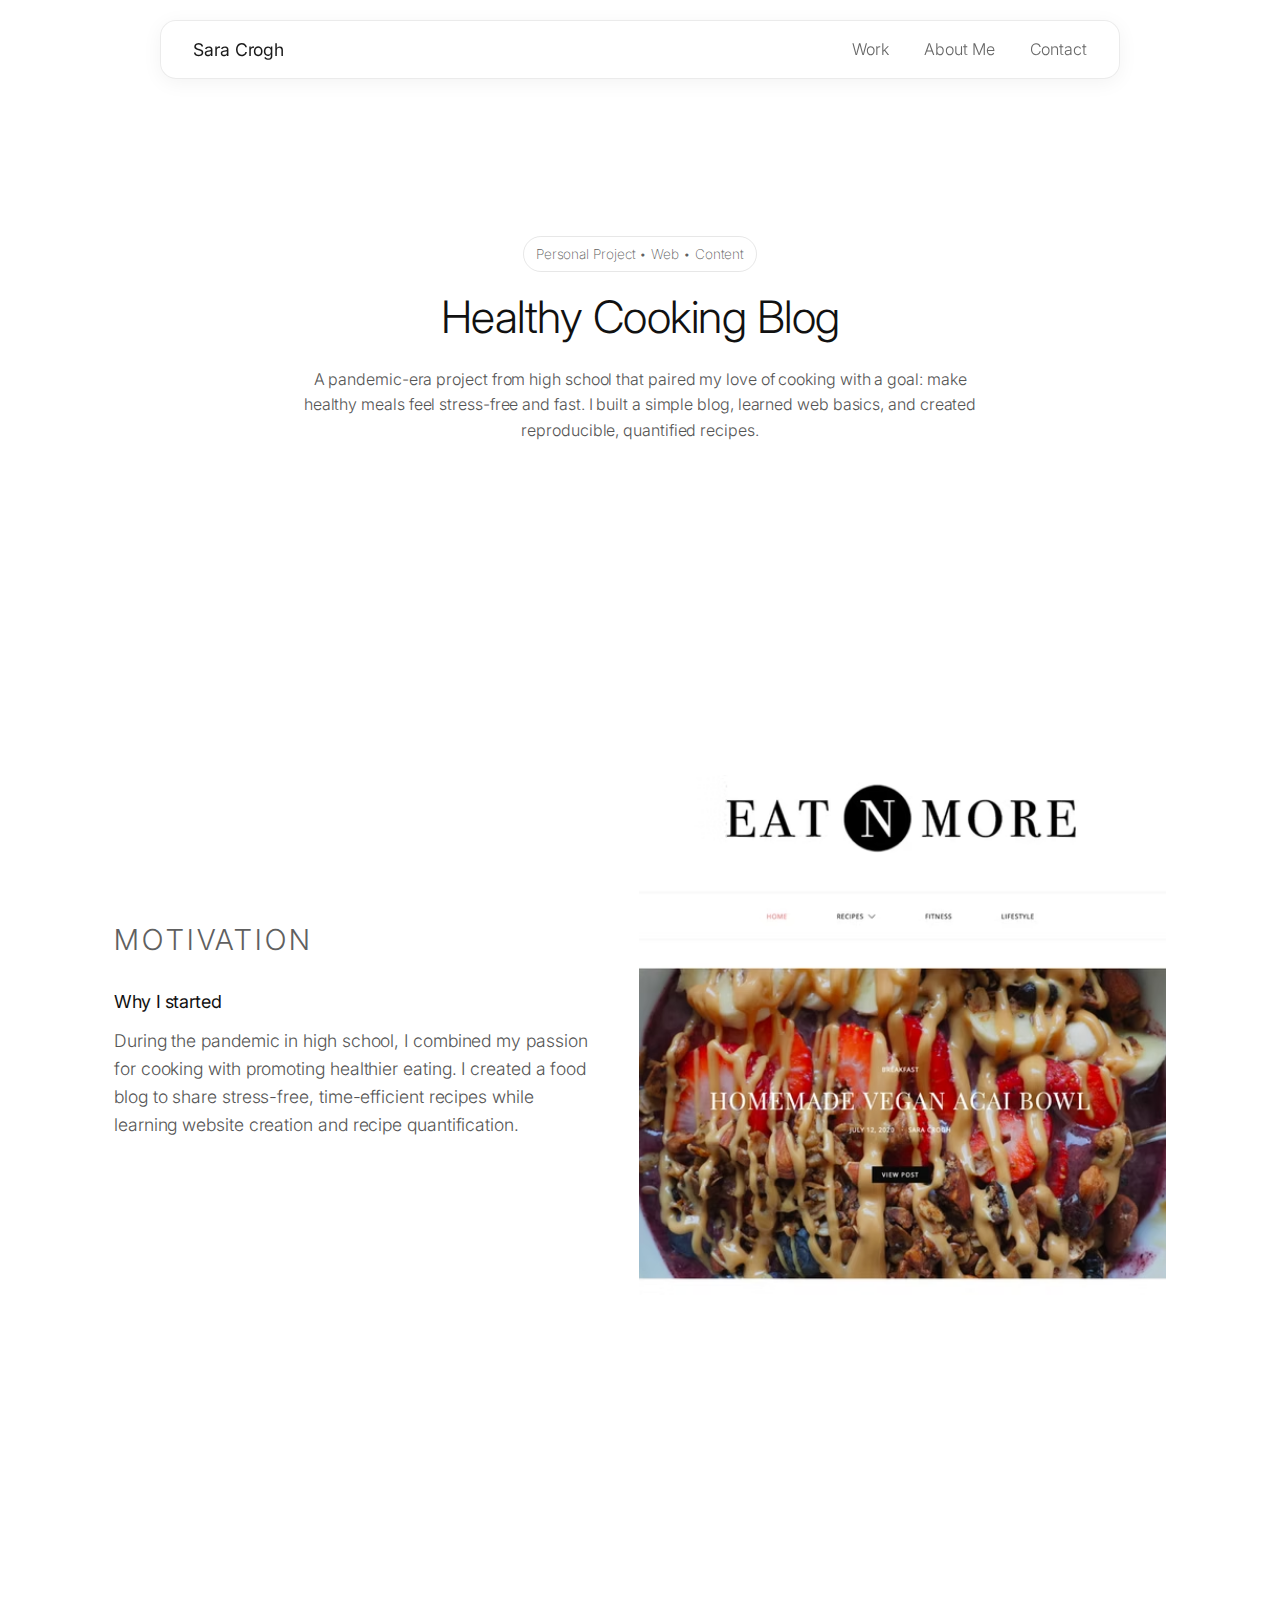
<file: foodblog.html>
<!DOCTYPE html>
<html lang="en">
<head>
  <link rel="stylesheet" href="style.css">
<meta charset="UTF-8"/>
<meta name="viewport" content="width=device-width, initial-scale=1.0"/>
<title>Healthy Cooking Blog — Sara Crogh</title>
<link href="https://fonts.googleapis.com/css2?family=Inter:wght@200;400&display=swap" rel="stylesheet">
<style>
/* ===== Tokens ===== */
:root{--bg:#ffffff; --ink:#111111; --muted:#606060;
  --border:rgba(17,17,17,0.10);
  --container:1120px;
  --pad-section:84px;     /* lots of air */
  --pad-block:48px;       /* space inside blocks */
  --gap:48px;             /* gap between image/text */}
*{box-sizing:border-box}
html{scroll-behavior:smooth}
body{margin:0; background:var(--bg); color:var(--ink);
  font-family:'Inter', system-ui, -apple-system, Segoe UI, Roboto, sans-serif;
  font-size:1rem; line-height:1.65; font-weight:200; letter-spacing:-0.005em;
  padding-top:72px; -webkit-font-smoothing:antialiased; -moz-osx-font-smoothing:grayscale;}
.container{max-width:var(--container); margin:0 auto; padding:0 24px}
.measure{max-width:68ch; margin-left:auto; margin-right:auto}
/* ===== Type (4 sizes, 2 weights: 200/400) ===== */
h1,h2,h3{margin:0; font-weight:400; letter-spacing:-0.02em; color:var(--ink)}
h1{font-size:clamp(2.25rem,6vw,3rem); line-height:1.1; margin-bottom:24px}
h2{font-size:0.95rem; text-transform:uppercase; letter-spacing:0.12em; color:var(--muted); margin-bottom:16px}
h3{font-size:1.125rem; margin-bottom:12px}
p{margin:0 0 16px; color:var(--muted); font-size:1rem; font-weight:200; line-height:1.6}
/* ===== Hero ===== */
.hero{padding:var(--pad-section) 0 var(--pad-section); text-align: center;}
.project-tag{display:inline-block; font-size:.85rem; color:var(--muted);
  text-align: center;
  border:1px solid var(--border); padding:6px 12px; border-radius:999px; font-weight:200; margin-bottom:10px;}
.hero h1{margin-top:6px;text-align: center;}
.hero-sub{font-size:1rem; margin-top:16px; text-align: center;}
/* ===== Alternating blocks ===== */
.section{padding:var(--pad-section) 0}
.block{display:grid; grid-template-columns:1.05fr .95fr; gap:var(--gap); align-items:center;
  padding:var(--pad-block) 0;}
.block--reverse{grid-template-columns:.95fr 1.05fr}
.block .text h3{margin-bottom:10px}
.block .text p + p{margin-top:12px}
.block .media img{display:block; width:100%; height:520px; object-fit:cover;
  border:none; border-radius:0; /* no rim, no radius */}
/* ===== Screenshots ===== */
.gallery{display:grid; grid-template-columns:repeat(3,1fr); gap:16px}
.gallery img{width:100%; height:360px; object-fit:cover; border:none; border-radius:0}
/* ===== CTA ===== */
.cta{padding:calc(var(--pad-section) - 24px) 0; border-top:1px solid var(--border); text-align:center}
.btn{display:inline-block; padding:12px 22px; border:1px solid #111; border-radius:999px;
  background:#111; color:#fff; text-decoration:none; font-weight:400;}
/* ===== Motion (subtle) ===== */
.fade-in{opacity:0; transform:translateY(14px); transition:opacity .6s ease, transform .6s ease}
.fade-in.visible{opacity:1; transform:translateY(0)}
/* ===== Responsive ===== */
@media (max-width: 960px){.block, .block--reverse{grid-template-columns:1fr; gap:28px}
.block .media img{height:360px}
.gallery{grid-template-columns:1fr}
</style>
</head>
<body>
<header>
  <div class="logo"><a href="index.html" style="text-decoration: none; color: inherit;">Sara Crogh</a></div>
  <nav>
    <a href="work.html">Work</a>
    <a href="about.html">About Me</a>
    <a href="contact.html">Contact</a>
  </nav>
</header>

<!-- Hero -->
<section class="hero">
  <div class="container">
    <span class="project-tag">Personal Project • Web • Content</span>
    <h1>Healthy Cooking Blog</h1>
    <p class="hero-sub measure">
      A pandemic-era project from high school that paired my love of cooking with a goal: make healthy meals feel stress-free and fast. I built a simple blog, learned web basics, and created reproducible, quantified recipes.
    </p>
  </div>
</section>

<!-- Story Details -->
<section class="section" id="story">
  <div class="container">
    <!-- Motivation (image right) -->
    <div class="block block--reverse fade-in">
      <div class="text">
        <h2>Motivation</h2>
        <h3>Why I started</h3>
        <p>During the pandemic in high school, I combined my passion for cooking with promoting healthier eating. I created a food blog to share stress-free, time-efficient recipes while learning website creation and recipe quantification.</p>
      </div>
      <div class="media">
        <img src="images/foodblog/d0ed6d_d54bece74043432d989ce9b3118dbe03~mv2.avif" alt="Motivation behind the project"/>
      </div>
    </div>

    <!-- Introduction (image left) -->
    <div class="block fade-in">
      <div class="media">
        <img src="images/foodblog/d0ed6d_500ec2eed0e248e999a4de0a6ee4503b~mv2.avif" alt="Blog introduction concept"/>
      </div>
      <div class="text">
        <h2>Introduction</h2>
        <h3>What it offered</h3>
        <p>The blog featured healthy, from-scratch recipes designed to reduce stress and save time. I aimed for an engaging, user-friendly site and developed a repeatable approach to quantifying recipes for accuracy.</p>
      </div>
    </div>

    <!-- Design (image right) -->
    <div class="block block--reverse fade-in">
      <div class="text">
        <h2>Design</h2>
        <h3>Clean and functional</h3>
        <p>A clean, functional layout with intuitive navigation, clear photography, and concise instructions. Each recipe included nutritional notes, and measurements were specified precisely so readers could replicate results.</p>
        <p>Learning web basics from scratch — layout, interaction, and performance — while balancing recipe precision with simplicity for readers.</p>
        <p>Hands-on experience in site creation, content design, and lightweight analytics via feedback. Recipe quantification improved reliability and my own cooking process.</p>
      </div>
      <div class="media">
        <img src="images/foodblog/d0ed6d_8382010a55674ec79d712d4a40eeacd7~mv2.avif" alt="Design approach showcase"/>
      </div>
    </div>



<script>
  // subtle reveal
  const io=new IntersectionObserver(es=>es.forEach(e=>{
    if(e.isIntersecting) e.target.classList.add('visible');
  }),{threshold:0.08,rootMargin:'0px 0px -40px 0px'});
  document.querySelectorAll('.fade-in').forEach(el=>io.observe(el));

  // header micro elevation
  const hdr=document.querySelector('header');
  addEventListener('scroll',()=>{
    const y=window.pageYOffset||document.documentElement.scrollTop;
    hdr.style.boxShadow=y>96?'0 2px 18px rgba(17,17,17,0.08)':'none';
    hdr.style.background = y > 96? 'rgba(255,255,255,0.90)': 'rgba(255,255,255,0.75)'; // even lighter at the top
    });
</script>
</body>
</html>
</file>
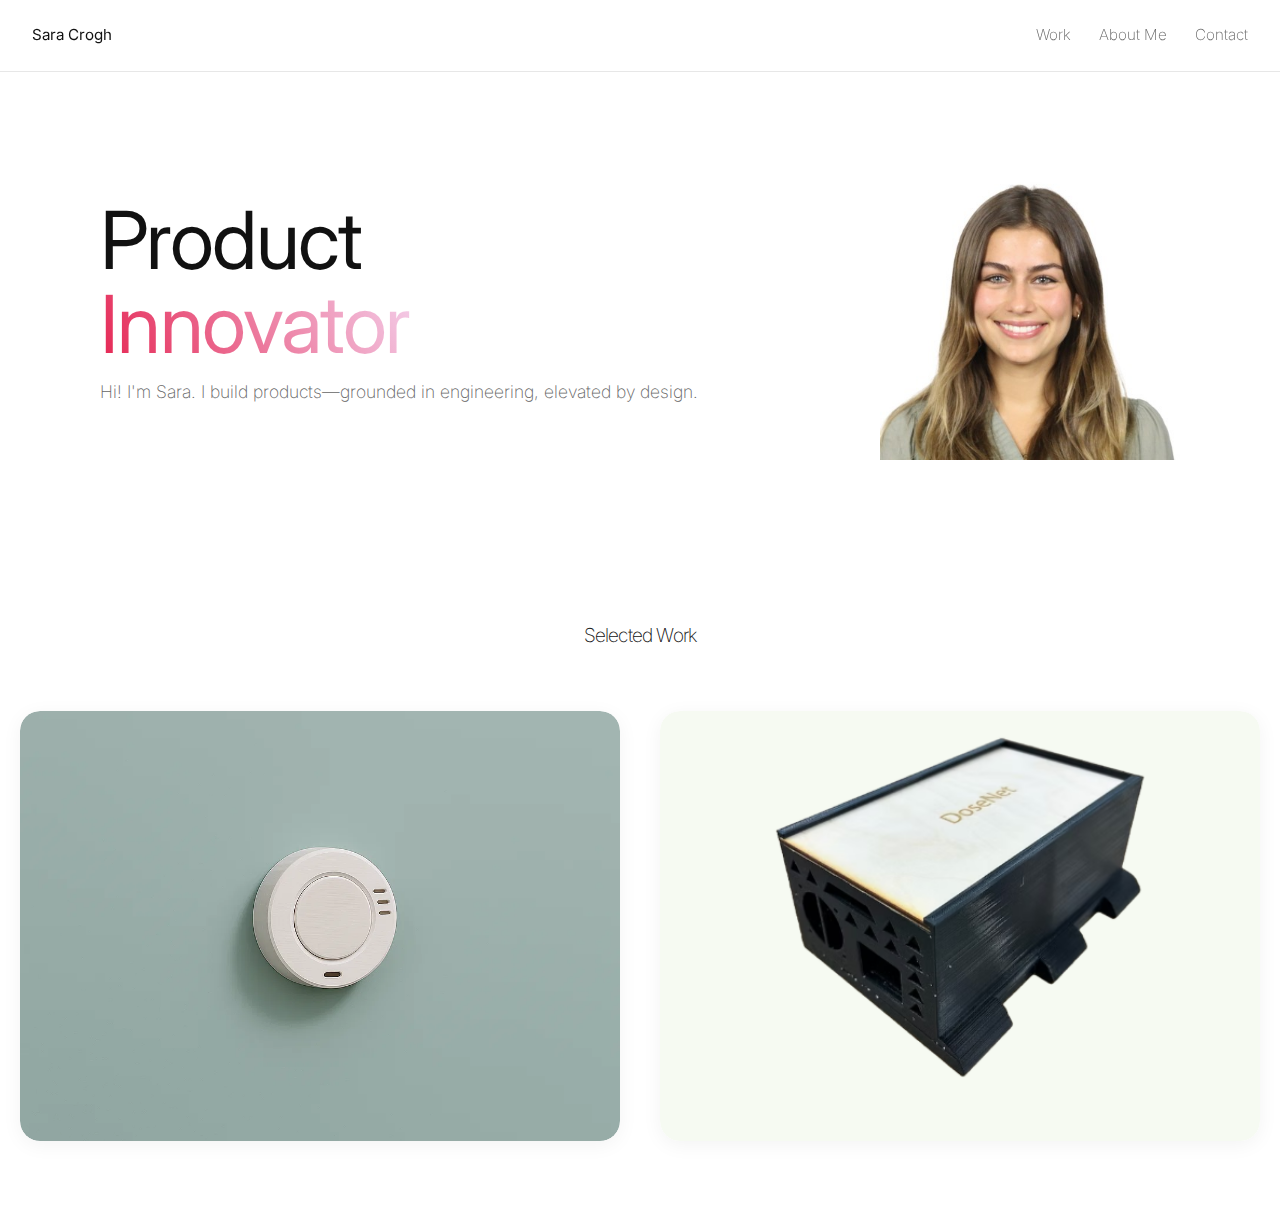
<file: index2.html>
<!DOCTYPE html>
<html lang="en">
<head>
  <meta charset="UTF-8" />
  <meta name="viewport" content="width=device-width, initial-scale=1.0" />
  <title>Sara Crogh Portfolio</title>
  <link href="https://fonts.googleapis.com/css2?family=Inter:wght@200;300;400;600&display=swap" rel="stylesheet">
  <style>
    * { margin: 0; padding: 0; box-sizing: border-box; }

    body {
      background: #ffffff;
      color: #111;
      font-family: 'Inter', sans-serif;
      line-height: 1.6;
      padding-top: 80px;
    }

    /* ===== Header ===== */
    :root{
      --ink:#111;
      --muted:#666;
      --border:rgba(17,17,17,0.10);
      --section-pad:80px;
      --grid-gap:32px;
    }
    /* ===== Header ===== */
    header{
      position:fixed; inset:0 0 auto 0;
      z-index:1000; display:flex; align-items:center; justify-content:space-between;
      height:72px; padding:0 2.5%;
      background:rgba(255,255,255,0.75); /* more transparent than 0.90 */
      backdrop-filter: blur(6px); /* smaller blur for lighter look */
      border-bottom:1px solid var(--border);
    }

    .logo{font-size:.95rem; font-weight:400}

    nav{display:flex; gap:28px}
    nav a{font-weight:200; text-decoration:none; color:var(--muted); position:relative; font-size:0.95rem}
    nav a:hover{color:var(--ink)}
    nav a::after{content:""; position:absolute; left:0; bottom:-4px; height:1px; width:0; background:var(--ink); transition:width .25s ease}
    nav a:hover::after{width:100%}
    
    nav a::after{
      content:""; position:absolute; left:0; bottom:-4px;
      height:1px; width:0; background:var(--ink);
      transition:width .25s ease;
    }
    nav a:hover::after{ width:100%; }

    /* ===== Hero ===== */
    .hero{
      padding:var(--section-pad) 0;
      display:grid;
      grid-template-columns: 1.2fr .8fr;
      gap:var(--grid-gap);
      align-items:center;
    }
    .hero-text{
      padding-left:100px; /* pushes text right */
    }
    .hero h1{
      margin:0 0 8px;
      font-size: clamp(2.75rem, 7vw, 5rem);
      line-height: 1.05;
      font-weight: 400;
      letter-spacing: -0.02em;
      color: var(--ink);
    }
    .hero-sub{
      margin-top: 12px;
      font-size: 1.1rem;
      line-height: 1.55;
      font-weight: 200;
      color: var(--muted);
      max-width: 68ch;
    }
    .gradient-highlight{
      background-image: linear-gradient(60deg, #e52451, #f4d2ed);
      -webkit-background-clip: text; background-clip: text;
      color: transparent; -webkit-text-fill-color: transparent;
      font-weight: 400;
    }
    .hero img{
      width: 100%; max-width: 400px; height: auto;
      border: none !important; border-radius: 0 !important;
      justify-self: end;
      padding-right:100px; /* pushes text right */

    }

    /* ===== Gallery ===== */
    .gallery-container {
      max-width: 1300px; /* was 1200px */
      margin: 0 auto;
      padding: 80px 20px;
    }
    .section-header {
      margin-bottom: 60px; text-align: center;
    }
    .section-title {
      font-size: 1.2rem;
      font-weight: 200;
      color: #111;
      margin-bottom: 16px;
      letter-spacing: -0.8px;
    }
    .projects-grid {
      display: grid;
      grid-template-columns: repeat(2, 1fr);
      gap: 40px;
    }
    .project-card {
      position: relative;
      overflow: hidden;
      height: 430px; /* taller cards */
      border-radius: 20px;
      cursor: pointer;
      transition: transform 0.3s ease, box-shadow 0.3s ease;
      box-shadow: 0 4px 20px rgba(0, 0, 0, 0.05);
    }
    .project-card:hover {
      transform: translateY(-6px);
      box-shadow: 0 12px 30px rgba(0, 0, 0, 0.15);
    }
    .project-card img {
      width: 100%;
      height: 100%;
      object-fit: cover;
      border-radius: 20px;
      transition: filter 0.5s ease;
    }
    .project-card:hover img {
      filter: grayscale(100%) brightness(60%);
    }
    .project-info {
      position: absolute;
      bottom: 0; left: 0; right: 0;
      padding: 30px;
      color: white;
      opacity: 0;
      transition: opacity 0.4s ease;
    }
    .project-card:hover .project-info {
      opacity: 1;
    }
    .project-title {
      font-size: 1.8rem;
      font-weight: 400;
      margin-bottom: 10px;
    }
    .project-skill {
      font-size: 1rem;
      font-weight: 200;
      margin-bottom: 12px;
    }
    .project-readmore {
      display: inline-block;
      font-size: 0.9rem;
      font-weight: 400;
      color: white;
      border: 1px solid white;
      border-radius: 20px;
      padding: 8px 16px;
      text-decoration: none;
      transition: background 0.3s ease;
    }
    .project-readmore:hover {
      background: white;
      color: black;
    }

    /* ===== Typography ===== */
    h1,h2,h3{margin:0; font-weight:400; letter-spacing:-0.02em; color:var(--ink)}
    h1{font-size:clamp(2.75rem,7vw,4rem); line-height:1.1; margin-bottom:24px}
    h2{font-size:1.5rem; margin-bottom:24px}
    h3{font-size:1.125rem; margin-bottom:12px}
    p{margin:0 0 16px; color:var(--muted); font-size:1rem; font-weight:200; line-height:1.6}
    strong, .logo, .btn{font-weight:400}

    @media (max-width: 768px) {
      .projects-grid { grid-template-columns: 1fr; gap: 30px; }
      nav { gap: 20px; }
      nav a { font-size: 0.9rem; }
      .hero-text{ padding-left:20px; }
    }
  </style>
</head>
<body>
  <header>
    <div class="logo"><a href="index2.html" style="text-decoration: none; color: inherit;">Sara Crogh</a></div>
    <nav>
      <a href="work.html">Work</a>
      <a href="about.html">About Me</a>
      <a href="contact.html">Contact</a>
    </nav>
  </header>

  <!-- Hero -->
  <section class="section hero container">
    <div class="hero-text">
      <h1>Product<br><span class="gradient-highlight">Innovator</span></h1>
      <p class="hero-sub measure">Hi! I'm Sara. I build products—grounded in engineering, elevated by design.</p>
    </div>
    <img src="images/profilepic.jpeg" alt="Sara Crogh headshot">
  </section>

  <!-- Gallery -->
  <div class="gallery-container">
    <div class="section-header">
      <h2 class="section-title">Selected Work</h2>
    </div>
    <div class="projects-grid">
      <div class="project-card">
        <img src="images/esp32_noise_guard/pic1.webp" alt="Project 1">
        <div class="project-info">
          <h3 class="project-title">Roomate Noise Guard</h3>
          <p class="project-skill">Product Design</p>
          <a href="roomate2.html" class="project-readmore">Learn More</a>
        </div>
      </div>
      <div class="project-card">
        <img src="images/radiation_detector/Remove background project (4).png" alt="Project 2">
        <div class="project-info">
          <h3 class="project-title">Radiation Detector</h3>
          <p class="project-skill">Engineer</p>
          <a href="#" class="project-readmore">Learn More</a>
        </div>
      </div>
    </div>
  </div>
</body>
</html>
</file>
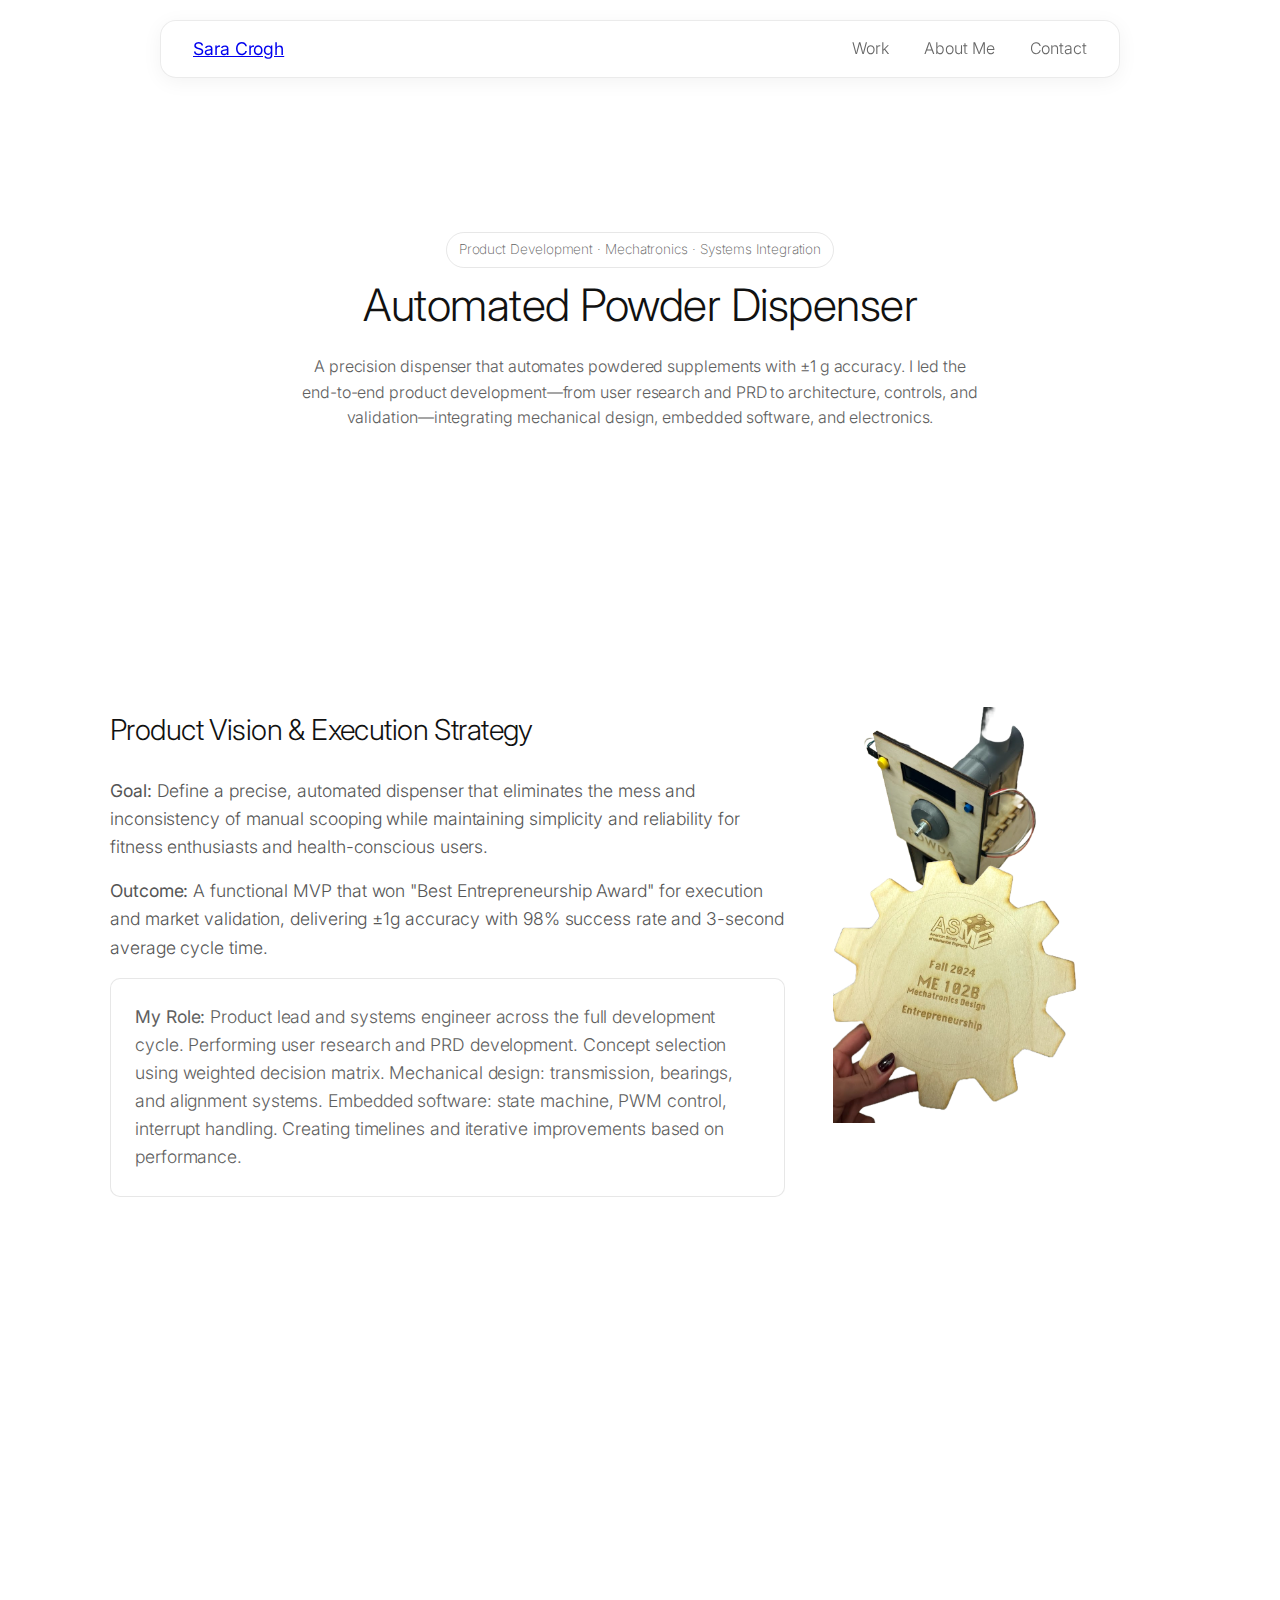
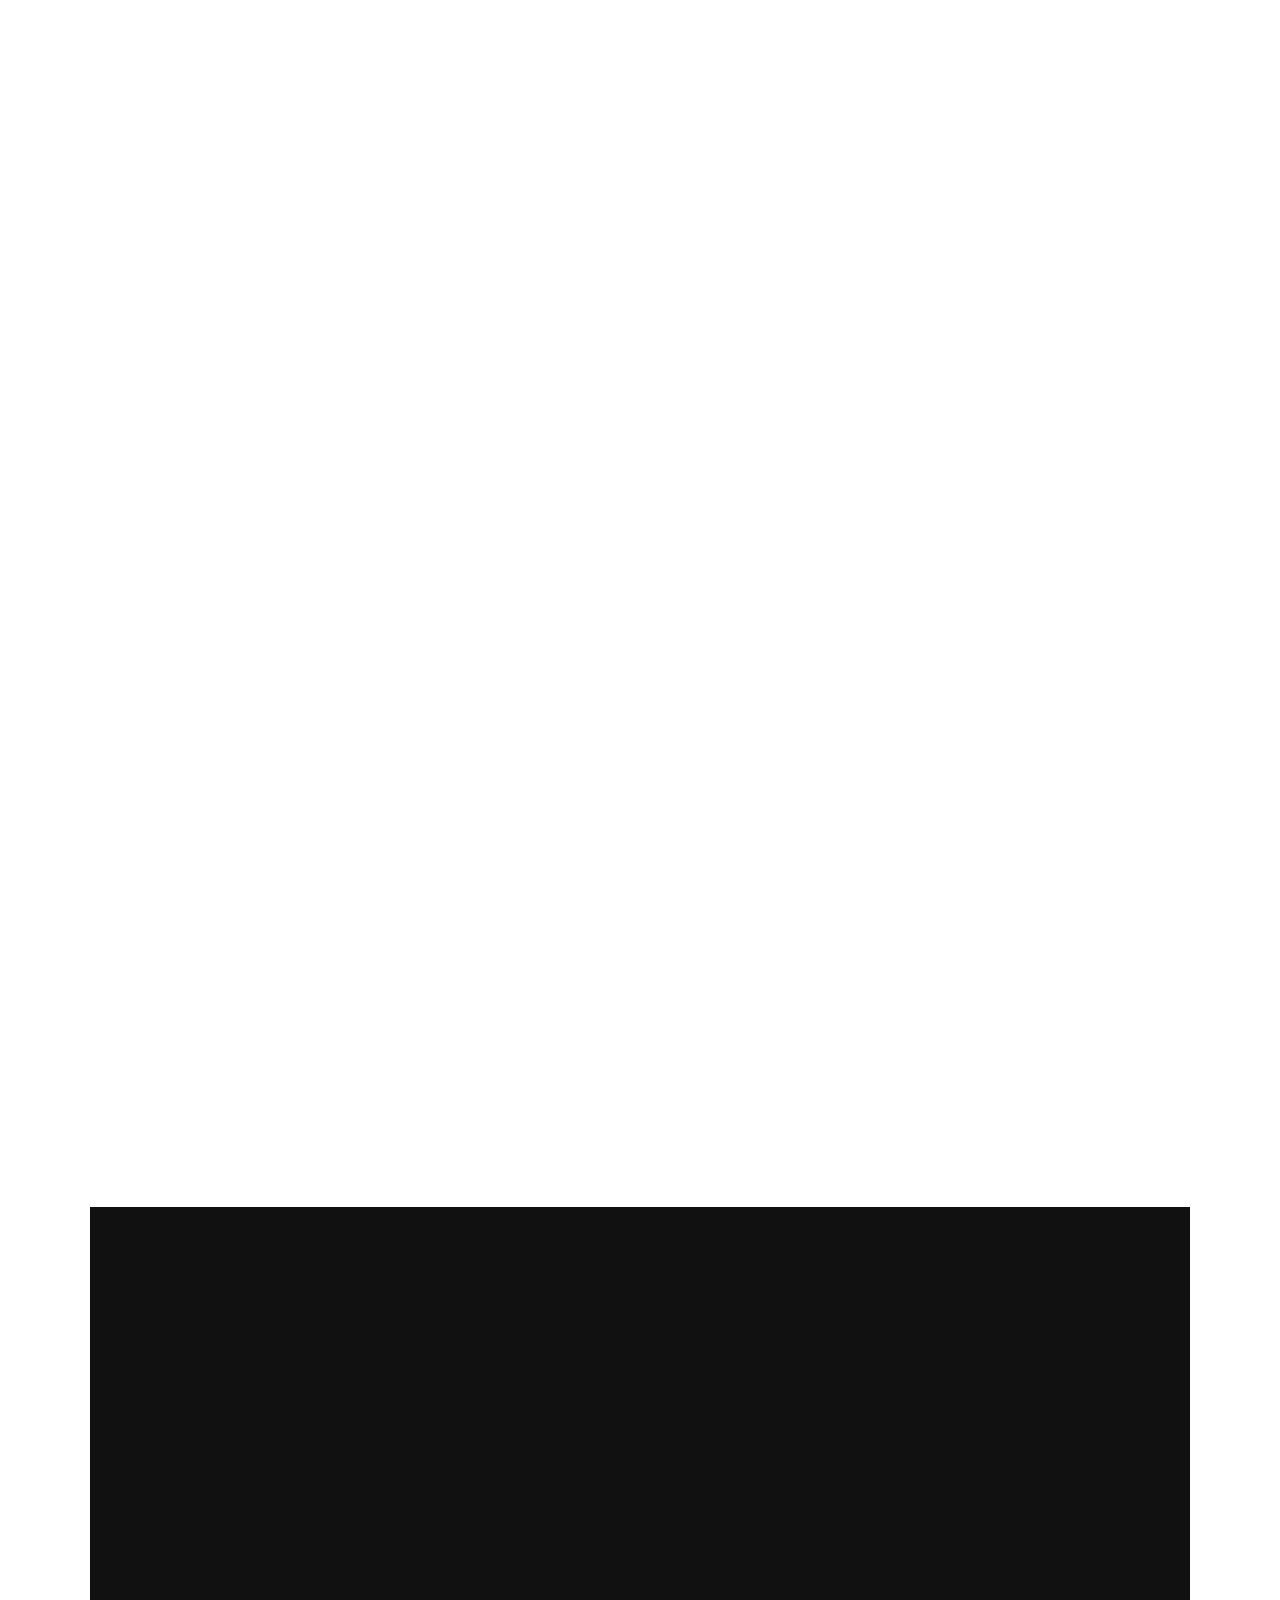
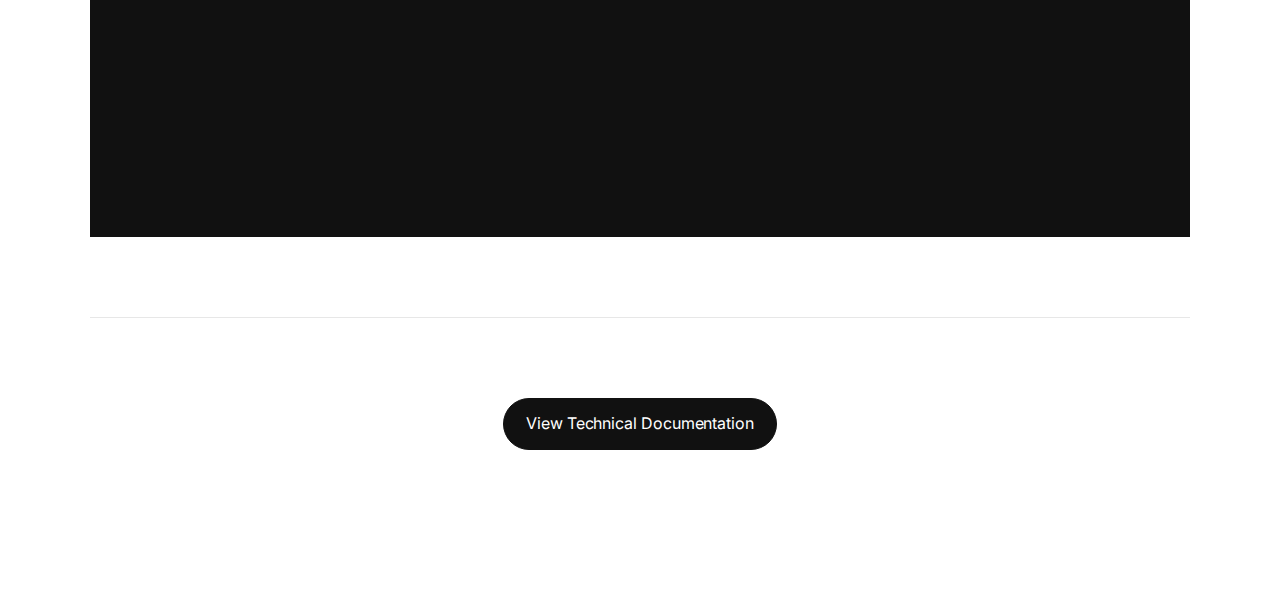
<file: powder_dispenser.html>
<!DOCTYPE html>
<html lang="en">
<head>
  <link rel="stylesheet" href="style.css">
  <meta charset="UTF-8"/>
  <meta name="viewport" content="width=device-width, initial-scale=1.0"/>
  <title>Automated Powder Dispenser - Sara Crogh</title>
  <link href="https://fonts.googleapis.com/css2?family=Inter:wght@200;400&display=swap" rel="stylesheet">
  <style>
:root{--bg:#ffffff;
  --ink:#111111;
  --muted:#606060;
  --accent:#111111;
  --border: rgba(17,17,17,0.10);
  --elev: rgba(17,17,17,0.04);
  --radius: 10px;
  --container:1120px;
  --section-pad: 80px;
  --space-md:16px;

  --img-shadow: 0 10px 24px rgba(0,0,0,.08), 0 1px 2px rgba(0,0,0,.06);
  --img-shadow-hover: 0 14px 30px rgba(0,0,0,.10), 0 2px 6px rgba(0,0,0,.06);}
*{box-sizing:border-box;}
html{scroll-behavior:smooth}
body{margin:0; background:var(--bg); color:var(--ink);
  font-family:'Inter', system-ui, -apple-system, Segoe UI, Roboto, sans-serif;
  font-size:1rem; line-height:1.6; font-weight:200; letter-spacing:-0.005em;
  padding-top:72px; -webkit-font-smoothing:antialiased;}
h1,h2,h3{margin:0; font-weight:400; letter-spacing:-0.02em; color:var(--ink)}
h1{font-size:clamp(2.25rem,6vw,3rem); line-height:1.1; margin-bottom:24px}
h2{font-size:1.5rem; margin-bottom:40px}
h3{font-size:1.125rem; margin-bottom:12px}
p{margin:0 0 var(--space-md); color:var(--muted); font-size:1rem}
.container{max-width:var(--container); margin:0 auto; padding:0 20px}
.hero{padding:var(--section-pad) 0; text-align:center}
.project-tag{display:inline-block; margin-bottom:8px; font-size:0.85rem; color:var(--muted);
  background:transparent; border:1px solid var(--border);
  padding:6px 12px; border-radius:999px; font-weight:200}
.hero-subtitle{font-size:1rem; color:var(--muted); margin-top:20px; 
  max-width:68ch; margin-left:auto; margin-right:auto;}
.section{padding:var(--section-pad) 0}
.section-title{text-align:center; margin-bottom:40px}
.two-col{display:grid; grid-template-columns:2fr 1fr; gap:48px; align-items:start}
.grid{display:grid; gap:24px; margin-top:40px}
.grid-2{grid-template-columns:1fr 1fr}
.grid-3{grid-template-columns:1fr 1fr 1fr}
.grid-4{grid-template-columns:1fr 1fr 1fr 1fr}
.card{background:var(--bg); border:1px solid var(--border); 
  padding:24px; border-radius:var(--radius);}
.card h3{color:var(--ink); margin-bottom:8px}
.card p{color:var(--muted); margin:0}
.stat-card{text-align:center; padding:24px; background:var(--bg); 
  ; border-radius:var(--radius);}
.stat-number{font-size:2rem; font-weight:400; color:var(--ink); margin-bottom:8px}
.stat-label{font-size:0.9rem; color:var(--muted); text-transform:uppercase; letter-spacing:0.05em}
.gallery{display:grid;
  grid-template-columns: repeat(3, 1fr);
  gap:20px;
  margin-top:20px;}
.gallery img{width:100%; aspect-ratio: 1 / 1; object-fit: cover; display:block; 
  border-radius:var(--radius);;}
@media (max-width:900px){.gallery{ grid-template-columns: repeat(2, 1fr);}
}
@media (max-width:600px){.gallery{ grid-template-columns: 1fr;}
}

.full-width-image{margin:40px 0}
.image{display:block; width:100%; height:auto; border-radius:var(--radius)}
.timeline{position:relative; margin-top:var(--space-md)}
.timeline::before{content:""; position:absolute; left:24px; top:0; bottom:0; width:1px; background:var(--border)}
.t-item{display:flex; align-items:flex-start; gap:16px; margin-bottom:24px}
.t-num{flex-shrink:0; width:46px; height:46px; border-radius:50%; background:var(--ink);
  color:#fff; font-weight:400; font-size:1.125rem; display:flex; align-items:center; justify-content:center}
.t-card{flex:1; background:var(--bg); border:1px solid var(--border);
  padding:20px; border-radius:var(--radius); font-size:1rem}
.t-card h3{margin-bottom:8px; color:var(--ink)}
.t-card p{margin:0; color:var(--muted)}
.code-block{background:#2c3e50; color:#ecf0f1; padding:24px; border-radius:var(--radius); 
  font-family:'Monaco','Menlo',monospace; font-size:0.9em; overflow-x:auto; 
  margin:24px 0; position:relative}
.code-block::before{content:'Arduino C++'; position:absolute; top:8px; right:16px; 
  font-size:0.8em; color:#95a5a6}
.dark-section{background:var(--ink); color:#fff; padding:var(--section-pad) 0}
.dark-section .section-title{color:#e8e8e8}
.dark-section .card{background:rgba(255,255,255,0.04); border:1px solid rgba(255,255,255,0.14);}
.dark-section .card h3{color:#ffffff}
.dark-section .card p{color:#d8d8d8}
.cta{text-align:center; padding:var(--section-pad) 0; border-top:1px solid var(--border)}
.btn{display:inline-block; background:var(--accent); color:#fff; 
  padding:12px 22px; border-radius:999px; border:1px solid var(--accent); 
  font-weight:400; text-decoration:none;}
.btn:hover{opacity:.9}
.text-block{max-width:75ch; margin-left:auto; margin-right:auto}
.fade-in{opacity:0; transform:translateY(16px); transition:opacity .6s ease, transform .6s ease}
.fade-in.visible{opacity:1; transform:translateY(0)}
.slide-left{opacity:0; transform:translateX(-28px); transition:opacity .6s ease, transform .6s ease}
.slide-left.visible{opacity:1; transform:translateX(0)}
.slide-right{opacity:0; transform:translateX(28px); transition:opacity .6s ease, transform .6s ease}
.slide-right.visible{opacity:1; transform:translateX(0)}
@media (prefers-reduced-motion:reduce){.fade-in,.slide-left,.slide-right{transition:none; transform:none; opacity:1}
html{scroll-behavior:auto}
}


@media (max-width:768px){.two-col{grid-template-columns:1fr; gap:32px}
.grid-2,.grid-3,.grid-4{grid-template-columns:1fr}
.section{padding:60px 0}
</style>
</head>
<body>
  <!-- Header -->
  <header>
    <div class="logo"><a href="index.html">Sara Crogh</a></div>
    <nav>
      <a href="work.html">Work</a>
      <a href="about.html">About Me</a>
      <a href="contact.html">Contact</a>
    </nav>
  </header>

  <!-- Hero -->
  <section class="hero">
    <div class="container">
      <span class="project-tag">Product Development · Mechatronics · Systems Integration</span>
      <h1>Automated Powder Dispenser</h1>
      <p class="hero-subtitle">
        A precision dispenser that automates powdered supplements with ±1 g accuracy. I led the
        end-to-end product development—from user research and PRD to architecture, controls, and
        validation—integrating mechanical design, embedded software, and electronics.
      </p>
    </div>
  </section>

  <!-- Product Vision & Strategy -->
  <section class="section">
    <div class="container">
      <div class="two-col">
        <div class="slide-left">
          <h2>Product Vision & Execution Strategy</h2>
          <p>
            <strong>Goal:</strong> Define a precise, automated dispenser that eliminates the mess and inconsistency of manual scooping while maintaining simplicity and reliability for fitness enthusiasts and health-conscious users.
          </p>
          <p>
            <strong>Outcome:</strong> A functional MVP that won "Best Entrepreneurship Award" for execution and market validation, delivering ±1g accuracy with 98% success rate and 3-second average cycle time.
          </p>
          <div class="card">
            <p>
               <strong>My Role: </strong> Product lead and systems engineer across the full development cycle. Performing user research and PRD development.            Concept selection using weighted decision matrix. Mechanical design: transmission, bearings, and alignment systems.
Embedded software: state machine, PWM control, interrupt handling. Creating timelines and iterative improvements based on performance.
            </ul>
          </div>
        </div>
        <div class="slide-right">
      
          <img
            src="/images/powder/Adobe%20Express%20-%20file%20(7).png"
            alt="Best Entrepreneurship Award badge" width="258px"
            >
        </div>
      </div>
    </div>
  </section>

  <!-- Requirements & Features -->
  <section class="section">
    <div class="container">
      <h2 class="section-title fade-in">Requirements & Scoped Features</h2>
      <div class="grid grid-2">
        <div class="card fade-in">
          <h3>Precision & Reliability</h3>
          <p>±1g accuracy target with real-time feedback control via load cell and HX711 amplifier. Robust state machine prevents operational errors and ensures consistent performance.</p>
        </div>
        <div class="card fade-in">
          <h3>User Experience Focus</h3>
          <p>Simple 3-step process: select weight, confirm tare, dispense. LCD guidance reduces setup errors while debounced interrupts prevent false triggers during operation.</p>
        </div>
        <div class="card fade-in">
          <h3>Mechanical Integration</h3>
          <p>Helical auger with 4:1 transmission for smooth flow control. Modular hopper design enables easy cleaning and refilling while maintaining food safety standards.</p>
        </div>
        <div class="card fade-in">
          <h3>Scalable Architecture</h3>
          <p>Single-powder MVP to de-risk flow variability and contamination. Modular design supports future multi-compartment expansion with anti-cross-contamination features.</p>
        </div>
      </div>
    </div>
  </section>

  <!-- System Performance Stats -->
  <section class="section">
    <div class="container">
      <h2 class="section-title fade-in">System Performance</h2>
      <div class="grid grid-4">
        <div class="stat-card fade-in">
          <div class="stat-number">±1 g</div>
          <div class="stat-label">Accuracy</div>
        </div>
        <div class="stat-card fade-in">
          <div class="stat-number">98%</div>
          <div class="stat-label">Success Rate</div>
        </div>
        <div class="stat-card fade-in">
          <div class="stat-number">3 s</div>
          <div class="stat-label">Avg Cycle</div>
        </div>
        <div class="stat-card fade-in">
          <div class="stat-number">250 g/min</div>
          <div class="stat-label">Flow Rate</div>
        </div>
      </div>
    </div>
  </section>

  <!-- Development Methodology -->
  <section class="section">
    <div class="container">
      <h2 class="section-title fade-in">Execution Plan & Milestones</h2>
      <div class="timeline">
        <div class="t-item fade-in">
          <div class="t-num">1</div>
          <div class="t-card">
            <h3>User Insights & PRD</h3>
            <p>Interviews surfaced accuracy and simplicity as must-haves. PRD fixed an MVP scope: single powder, ±1 g accuracy, hands-off operation.</p>
          </div>
        </div>
        <div class="t-item fade-in">
          <div class="t-num">2</div>
          <div class="t-card">
            <h3>Concept Selection & Validation</h3>
            <p>Weighted matrix favored auger + feedback. Early breadboards validated signal quality from HX711 and UI latency with debounced interrupts.</p>
          </div>
        </div>
        <div class="t-item fade-in">
          <div class="t-num">3</div>
          <div class="t-card">
            <h3>Mechanical Design & CAD</h3>
            <p>4:1 gearing improved effective resolution and torque margin. Bearings/collars constrained shafts; coupler handled minor misalignment.</p>
          </div>
        </div>
        <div class="t-item fade-in">
          <div class="t-num">4</div>
          <div class="t-card">
            <h3>Control Software & States</h3>
            <p>Finite state machine with timeouts and proportional slowdown near target. LCD prompts guided setup, reducing misuse.</p>
          </div>
        </div>
        <div class="t-item fade-in">
          <div class="t-num">5</div>
          <div class="t-card">
            <h3>Testing & Iteration</h3>
            <p>Addressed gear wear, improved shaft support, added motor timeout when weight stalls; refined funnel and cup recess for repeatability.</p>
          </div>
        </div>
      </div>
    </div>
  </section>

  <!-- Technical Architecture -->
  <section class="section">
    <div class="container">
      <h2 class="section-title fade-in">System Components</h2>
      <div class="grid grid-3">
        <div class="card fade-in"><h3>ESP32 Controller</h3><p>Main processing unit with PWM motor control and interrupt handling</p></div>
        <div class="card fade-in"><h3>HX711 Load Cell Amp</h3><p>High-precision weight measurement with real-time feedback</p></div>
        <div class="card fade-in"><h3>Helical Auger System</h3><p>4:1 geared mechanism for controlled powder flow</p></div>
        <div class="card fade-in"><h3>LCD Display</h3><p>User guidance and weight selection interface</p></div>
        <div class="card fade-in"><h3>State Machine Control</h3><p>Robust software architecture with safety interlocks</p></div>
        <div class="card fade-in"><h3>Modular Housing</h3><p>Food-safe components with easy cleaning access</p></div>
      </div>
    </div>
  </section>

  <!-- Code Architecture -->
  <section class="section">
    <div class="container">
      <h2 class="section-title fade-in">Control Software Architecture</h2>
      <div class="code-block fade-in">
// State machine core (ESP32)
#define SETTING 0
#define SETWAIT 1
#define CONFIRMGO 2
#define REACHED 3

volatile bool buttonIsPressed = false;
int state = SETTING;
int desiredWeight = 0;     // from POT
long currentWeight = 0;    // from HX711
int threshold = 0;

void loop(){
  switch(state){
    case SETTING:
      checkPot();                   // map POT → grams
      if(CheckForButtonPress()) state = SETWAIT;
      break;
    case SETWAIT:
      if(CheckForButtonPress()){
        scale.tare();               // zero scale
        state = CONFIRMGO;
      }
      break;
    case CONFIRMGO:
      currentWeight = scale.get_units();
      runMotorUntilWeight(153, currentWeight, threshold); // PWM control
      state = REACHED;
      break;
    case REACHED:
      stopMotor(); delay(7000);     // show result, then reset
      state = SETTING;
      break;
  }
}
</div>
<div class="full-width-image fade-in" style="width: 700px; margin-left: auto; margin-right: auto;">
  <img class="image" alt="State Machine Diagram" src="/images/powder/Screenshot 2025-08-14 at 23.04.12.png">
</div>
</div>
</section>

  <!-- Build Gallery -->
  <section class="section">
    <div class="container">
      <h2 class="section-title fade-in">Build Photos & Development</h2>
      <div class="gallery">
        <img src="/images/powder/Adobe Express - file (7).png" alt="Award" class="fade-in" loading="lazy" decoding="async"/>
        <img src="/images/powder/image2.png" alt="Storyboard Planning" class="fade-in" loading="lazy" decoding="async"/>
        <img src="/images/powder/image3.png" alt="Circuit & Wiring" class="fade-in" loading="lazy" decoding="async"/>
        <img src="/images/powder/Adobe Express - file (8).png" alt="Final Build" class="fade-in" loading="lazy" decoding="async"/>
        <img src="/images/powder/image5.png" alt="CAD Close-up" class="fade-in" loading="lazy" decoding="async"/>
        <img src="/images/powder/image6.png" alt="CAD Side View" class="fade-in" loading="lazy" decoding="async"/>
        <img src="/images/powder/image7.png" alt="CAD Front View" class="fade-in" loading="lazy" decoding="async"/>
        <img src="/images/powder/image8.png" alt="CAD Section" class="fade-in" loading="lazy" decoding="async"/>
        <img src="/images/powder/image10.jpg" alt="Physical Prototype" class="fade-in" loading="lazy" decoding="async"/>
      </div>
    </div>
  </section>

  <!-- Design Challenges & Problem Solving -->
  <section class="section">
    <div class="container">
      <h2 class="section-title fade-in">Technical Challenges & Solutions</h2>
      <div class="text-block fade-in">
        <p><strong>Precision Control:</strong> Achieving ±1g accuracy required implementing proportional PWM control near the target weight to prevent overshoot. The 4:1 gear reduction provided both the necessary torque and finer control resolution.</p>
        <p><strong>Mechanical Reliability:</strong> Initial gear wear issues were addressed through material selection and improved shaft support with bearings and collars. Added flexible coupling to handle minor misalignments without binding.</p>
        <p><strong>User Experience:</strong> Debounced interrupt handling prevented false button triggers, while the structured state machine with LCD prompts guided users through the proper tare and dispense sequence, significantly reducing operational errors.</p>
        <p><strong>System Integration:</strong> Careful wiring layout isolated sensitive analog measurements from motor noise. Real-time tare functionality and drift compensation maintained accuracy across extended use sessions.</p>
      </div>
    </div>
  </section>

  <!-- Product Management Learnings -->
  <section class="dark-section">
    <div class="container">
      <h2 class="section-title fade-in">Product Management Takeaways</h2>
      <div class="grid grid-2">
        <div class="card slide-left">
          <h3>User-Driven Requirements</h3>
          <p>Direct user interviews revealed that accuracy and simplicity trumped feature complexity, leading to a focused MVP scope that delivered core value effectively.</p>
        </div>
        <div class="card slide-right">
          <h3>Systematic Decision Making</h3>
          <p>Weighted decision matrix for concept selection provided clear rationale for technical choices and enabled stakeholder alignment on architecture decisions.</p>
        </div>
        <div class="card slide-left">
          <h3>Risk-Based Development</h3>
          <p>Single-powder MVP de-risked contamination and calibration challenges while establishing a scalable foundation for multi-compartment expansion.</p>
        </div>
        <div class="card slide-right">
          <h3>Iterative Validation</h3>
          <p>Continuous testing and feedback integration improved mechanical reliability and user experience, resulting in 98% success rate in final validation.</p>
        </div>
      </div>
    </div>
  </section>

  <!-- Call to Action -->
  <section class="cta">
    <div class="container">
      <a href="Copy of Final Report.docx" class="btn">View Technical Documentation</a>
    </div>
  </section>

  <script>
    // reveal on scroll
    const observer = new IntersectionObserver((entries)=>{
      entries.forEach(e=>{ if(e.isIntersecting) e.target.classList.add('visible'); });
    },{threshold:0.1,rootMargin:'0px 0px -60px 0px'});
    document.querySelectorAll('.fade-in,.slide-left,.slide-right').forEach(el=>observer.observe(el));

    // header elevation
    const header=document.querySelector('header');
    addEventListener('scroll',()=>{
      const y=window.pageYOffset||document.documentElement.scrollTop;
      header.style.boxShadow = y>96?'0 2px 18px rgba(17,17,17,0.08)':'none';
      header.style.background = y > 96? 'rgba(255,255,255,0.90)': 'rgba(255,255,255,0.75)'
    });

    // stagger timeline
    const items=document.querySelectorAll('.t-item');
    const tObs=new IntersectionObserver((ents)=>{
      ents.forEach((entry,idx)=>{
        if(entry.isIntersecting) setTimeout(()=>entry.target.classList.add('visible'), idx*120);
      });
    },{threshold:0.5});
    items.forEach(i=>tObs.observe(i));
  </script>
</body>
</html>
</file>
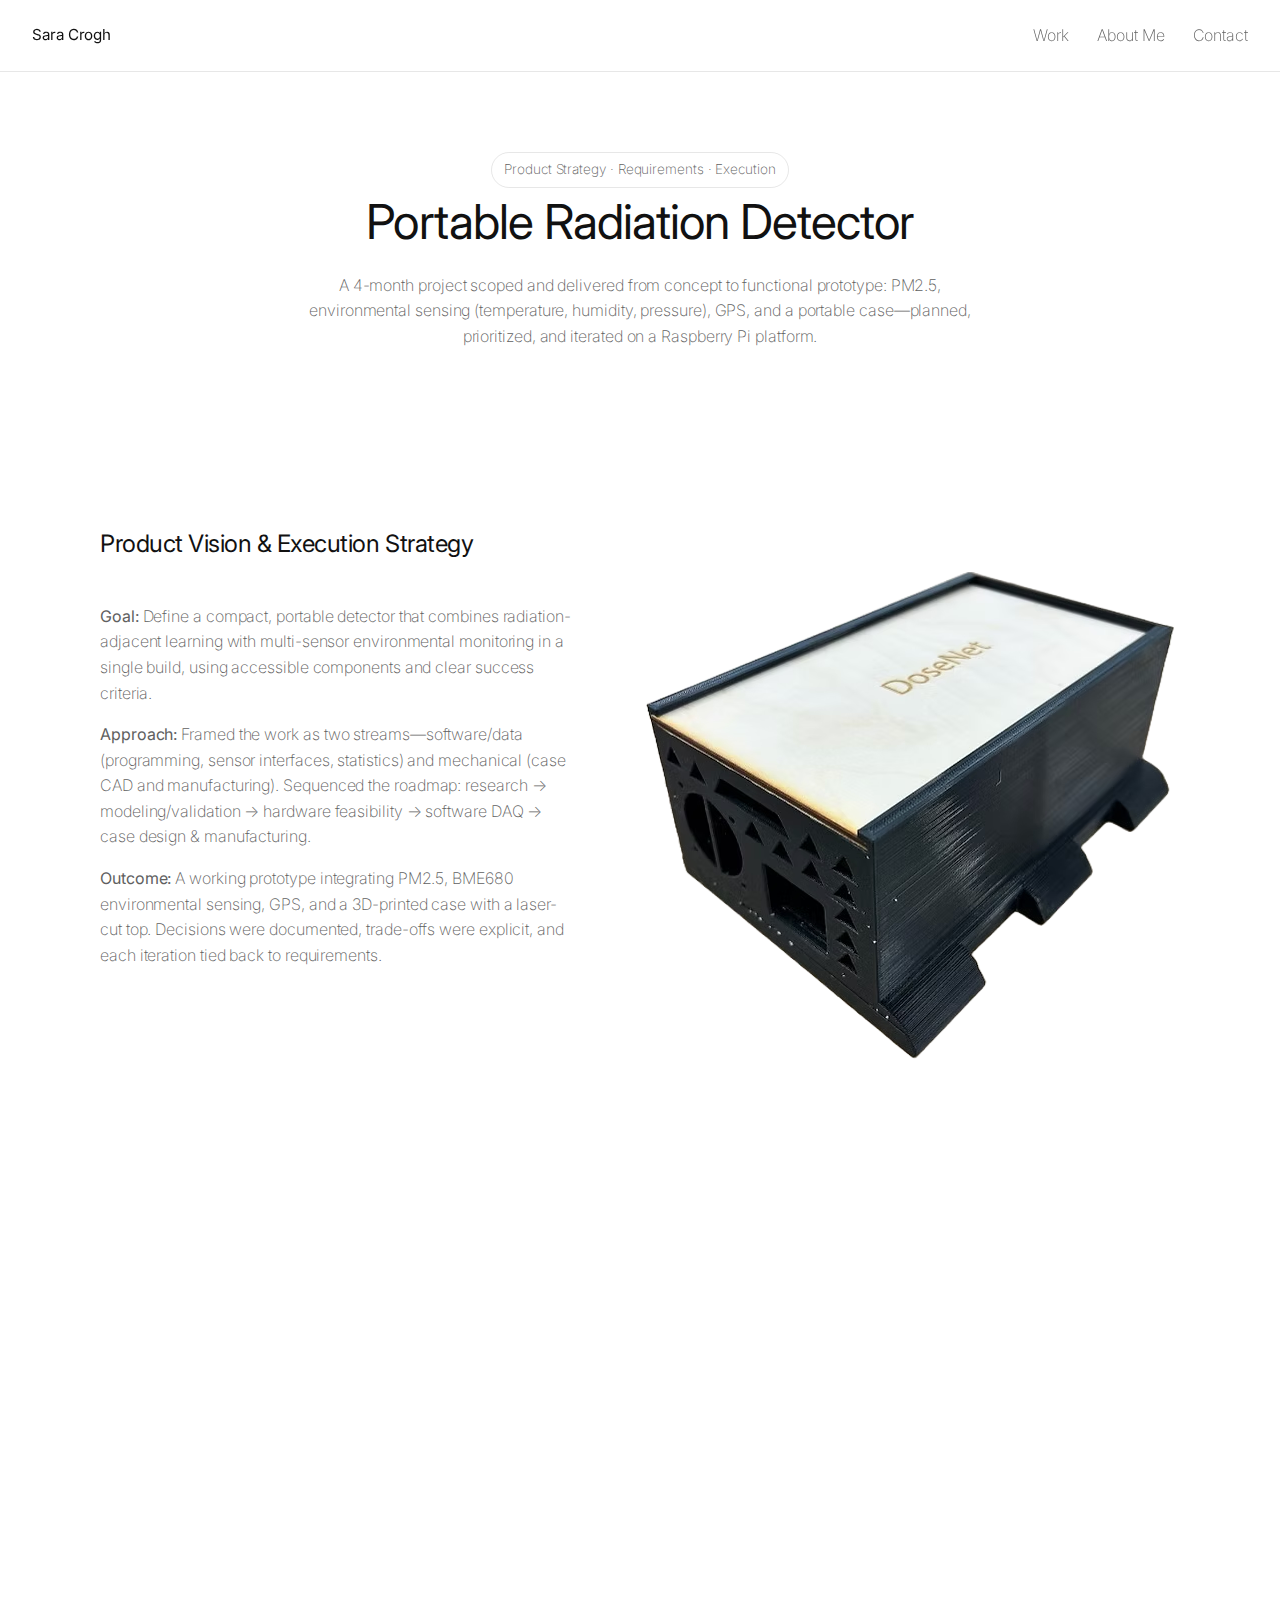
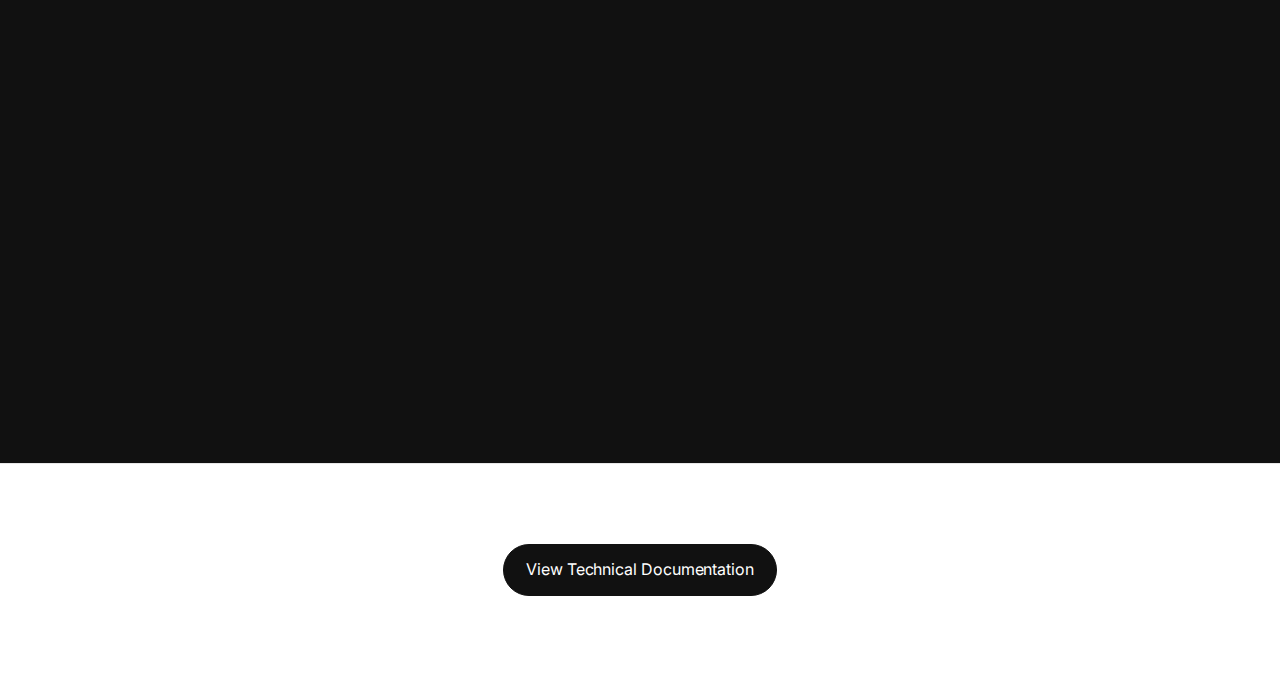
<file: radiation.html>
<!DOCTYPE html>
<html lang="en">
<head>
  <meta charset="UTF-8"/>
  <meta name="viewport" content="width=device-width, initial-scale=1.0"/>
  <title>Portable Radiation Detector - Sara Crogh</title>
  <link href="https://fonts.googleapis.com/css2?family=Inter:wght@200;400&display=swap" rel="stylesheet">
  <style>
/* ============== Design tokens ============== */
:root{
  --bg:#ffffff;
  --ink:#111111;
  --muted:#606060;
  --accent:#111111;
  --border: rgba(17,17,17,0.10);
  --elev: rgba(17,17,17,0.04);
  --radius: 10px;
  --container:1120px;
  --section-pad: 80px;
  --space-md:16px;

  --img-shadow: 0 10px 24px rgba(0,0,0,.08), 0 1px 2px rgba(0,0,0,.06);
  --img-shadow-hover: 0 14px 30px rgba(0,0,0,.10), 0 2px 6px rgba(0,0,0,.06);
}

*{box-sizing:border-box;}
html{scroll-behavior:smooth}
body{
  margin:0; background:var(--bg); color:var(--ink);
  font-family:'Inter', system-ui, -apple-system, Segoe UI, Roboto, sans-serif;
  font-size:1rem; line-height:1.6; font-weight:200; letter-spacing:-0.005em;
  padding-top:72px; -webkit-font-smoothing:antialiased;
}

/* ===== Typography ===== */
h1,h2,h3{margin:0; font-weight:400; letter-spacing:-0.02em; color:var(--ink)}
h1{font-size:clamp(2.25rem,6vw,3rem); line-height:1.1; margin-bottom:24px}
h2{font-size:1.5rem; margin-bottom:40px}
h3{font-size:1.125rem; margin-bottom:12px}
p{margin:0 0 var(--space-md); color:var(--muted); font-size:1rem}
strong, .logo, .btn{font-weight:400}

.container{max-width:var(--container); margin:0 auto; padding:0 20px}

/* ===== Header ===== */
header{
  position:fixed; inset:0 0 auto 0;
  z-index:1000; display:flex; align-items:center; justify-content:space-between;
  height:72px; padding:0 2.5%;
  background:rgba(255,255,255,0.75);
  backdrop-filter: blur(6px);
  border-bottom:1px solid var(--border);
}

.logo{font-size:.95rem; font-weight:400}

nav{display:flex; gap:28px}
nav a{font-weight:200; text-decoration:none; color:var(--muted); position:relative}
nav a:hover{color:var(--ink)}
nav a::after{content:""; position:absolute; left:0; bottom:-4px; height:1px; width:0; background:var(--ink); transition:width .25s ease}
nav a:hover::after{width:100%}

/* ===== Hero ===== */
.hero{padding:var(--section-pad) 0; text-align:center}
.project-tag{
  display:inline-block; margin-bottom:8px; font-size:0.85rem; color:var(--muted);
  background:transparent; border:1px solid var(--border);
  padding:6px 12px; border-radius:999px; font-weight:200
}
.hero-subtitle{
  font-size:1rem; color:var(--muted); margin-top:20px; 
  max-width:68ch; margin-left:auto; margin-right:auto;
}

/* ===== Sections ===== */
.section{padding:var(--section-pad) 0}
.section-title{text-align:center; margin-bottom:40px}

/* ===== Two Column Layout ===== */
.two-col{display:grid; grid-template-columns:2fr 1fr; gap:48px; align-items:start}

/* ===== Simple Grid ===== */
.grid{display:grid; gap:24px; margin-top:40px}
.grid-2{grid-template-columns:1fr 1fr}
.grid-3{grid-template-columns:1fr 1fr 1fr}
.grid-4{grid-template-columns:1fr 1fr 1fr 1fr}

/* ===== Cards ===== */
.card{
  background:var(--bg); border:1px solid var(--border); 
  padding:24px; border-radius:var(--radius);
}
.card h3{color:var(--ink); margin-bottom:8px}
.card p{color:var(--muted); margin:0}

/* ===== Stats ===== */
.stat-card{
  text-align:center; padding:24px; background:var(--bg); 
  border:1px solid var(--border); border-radius:var(--radius);
}
.stat-number{font-size:2rem; font-weight:400; color:var(--ink); margin-bottom:8px}
.stat-label{font-size:0.9rem; color:var(--muted); text-transform:uppercase; letter-spacing:0.05em}

/* ===== Square 3×2 gallery ===== */
.gallery{
  display:grid;
  grid-template-columns: repeat(3, 1fr);
  gap:20px;
  margin-top:20px;
}
.gallery img{ width:100%; aspect-ratio: 1 / 1; object-fit: cover; display:block; }
@media (max-width:900px){ .gallery{ grid-template-columns: repeat(2, 1fr);} }
@media (max-width:600px){ .gallery{ grid-template-columns: 1fr;} }

.full-width-image{margin:40px 0}
.image{display:block}

/* ===== Timeline ===== */
.timeline{position:relative; margin-top:var(--space-md)}
.timeline::before{content:""; position:absolute; left:24px; top:0; bottom:0; width:1px; background:var(--border)}
.t-item{display:flex; align-items:flex-start; gap:16px; margin-bottom:24px}
.t-num{
  flex-shrink:0; width:46px; height:46px; border-radius:50%; background:var(--ink);
  color:#fff; font-weight:400; font-size:1.125rem; display:flex; align-items:center; justify-content:center
}
.t-card{
  flex:1; background:var(--bg); border:1px solid var(--border);
  padding:20px; border-radius:var(--radius); font-size:1rem
}
.t-card h3{margin-bottom:8px; color:var(--ink)}
.t-card p{margin:0; color:var(--muted)}

/* ===== Dark Section ===== */
.dark-section{background:var(--ink); color:#fff; padding:var(--section-pad) 0}
.dark-section .section-title{color:#e8e8e8}
.dark-section .card{
  background:rgba(255,255,255,0.04); border:1px solid rgba(255,255,255,0.14);
}
.dark-section .card h3{color:#ffffff}
.dark-section .card p{color:#d8d8d8}

/* ===== CTA ===== */
.cta{text-align:center; padding:var(--section-pad) 0; border-top:1px solid var(--border)}
.btn{
  display:inline-block; background:var(--accent); color:#fff; 
  padding:12px 22px; border-radius:999px; border:1px solid var(--accent); 
  font-weight:400; text-decoration:none;
}
.btn:hover{opacity:.9}

/* ===== Text Block ===== */
.text-block{max-width:75ch; margin-left:auto; margin-right:auto}

/* ===== Motion ===== */
.fade-in{opacity:0; transform:translateY(16px); transition:opacity .6s ease, transform .6s ease}
.fade-in.visible{opacity:1; transform:translateY(0)}
.slide-left{opacity:0; transform:translateX(-28px); transition:opacity .6s ease, transform .6s ease}
.slide-left.visible{opacity:1; transform:translateX(0)}
.slide-right{opacity:0; transform:translateX(28px); transition:opacity .6s ease, transform .6s ease}
.slide-right.visible{opacity:1; transform:translateX(0)}

@media (prefers-reduced-motion:reduce){
  .fade-in,.slide-left,.slide-right{transition:none; transform:none; opacity:1}
  html{scroll-behavior:auto}
}
  </style>
</head>
<body>
  <!-- Header -->
  <header>
    <div class="logo"><a href="index.html" style="text-decoration: none; color: inherit;">Sara Crogh</a></div>
    <nav>
      <a href="work.html">Work</a>
      <a href="about.html">About Me</a>
      <a href="contact.html">Contact</a>
    </nav>
  </header>

  <!-- Hero -->
  <section class="hero">
    <div class="container">
      <span class="project-tag">Product Strategy · Requirements · Execution</span>
      <h1>Portable Radiation Detector</h1>
      <p class="hero-subtitle">
        A 4-month project scoped and delivered from concept to functional prototype: PM2.5, environmental sensing
        (temperature, humidity, pressure), GPS, and a portable case—planned, prioritized, and iterated on a Raspberry Pi platform.
      </p>
    </div>
  </section>

  <!-- Product Vision & Strategy -->
  <section class="section">
    <div class="container">
      <div class="two-col">
        <div class="slide-left">
          <h2>Product Vision & Execution Strategy</h2>
          <p>
            <strong>Goal:</strong> Define a compact, portable detector that combines radiation-adjacent learning with multi-sensor
            environmental monitoring in a single build, using accessible components and clear success criteria.
          </p>
          <p>
            <strong>Approach:</strong> Framed the work as two streams—software/data (programming, sensor interfaces, statistics)
            and mechanical (case CAD and manufacturing). Sequenced the roadmap: research → modeling/validation →
            hardware feasibility → software DAQ → case design & manufacturing.
          </p>
          <p>
            <strong>Outcome:</strong> A working prototype integrating PM2.5, BME680 environmental sensing, GPS, and a 3D-printed case
            with a laser-cut top. Decisions were documented, trade-offs were explicit, and each iteration tied back to requirements.
          </p>
        </div>
        <div class="slide-right">
          <img
            src="images/radiation_detector/Adobe Express - file (4).png"
            alt="Internal product architecture"
            class="image"
            loading="lazy" decoding="async">
        </div>
      </div>
    </div>
  </section>

  <!-- Product Requirements & Features -->
  <section class="section">
    <div class="container">
      <h2 class="section-title fade-in">Requirements & Scoped Features</h2>
      <div class="grid grid-2">
        <div class="card fade-in">
          <h3>Multi-Sensor Scope</h3>
          <p>Prioritized PM2.5, BME680 (temperature, humidity, pressure, gas), and GPS to maximize learning value and coverage while keeping the build feasible on Raspberry Pi.</p>
        </div>
        <div class="card fade-in">
          <h3>Validation via Statistics</h3>
          <p>Planned a data-quality approach using counting statistics (Poisson) and comparison of datasets (e.g., indoor vs. outdoor) to benchmark signal reliability.</p>
        </div>
        <div class="card fade-in">
          <h3>Electronics Feasibility</h3>
          <p>Structured circuit exploration (RC, PIN diode, step-up, signal amplification) and analog/digital signal handling as milestones to de-risk integration.</p>
        </div>
        <div class="card fade-in">
          <h3>Case Usability & Fit</h3>
          <p>Defined constraints for screen, battery, and Raspberry Pi; used these as non-negotiables to guide CAD, layout, and future manufacturability decisions.</p>
        </div>
      </div>
    </div>
  </section>

  <!-- Development Methodology -->
  <section class="section">
    <div class="container">
      <h2 class="section-title fade-in">Execution Plan & Milestones</h2>
      <div class="timeline">
        <div class="t-item fade-in">
          <div class="t-num">1</div>
          <div class="t-card">
            <h3>Research & Requirement Setting</h3>
            <p>Studied radiation concepts (activity, decay types/chains) and set initial scope. Selected Raspberry Pi and mapped target sensor interfaces.</p>
          </div>
        </div>
        <div class="t-item fade-in">
          <div class="t-num">2</div>
          <div class="t-card">
            <h3>Modeling & Data Benchmarks</h3>
            <p>Defined a validation plan using stochastic processes and Poisson statistics; compared datasets (indoor vs. outdoor) to establish baselines.</p>
          </div>
        </div>
        <div class="t-item fade-in">
          <div class="t-num">3</div>
          <div class="t-card">
            <h3>Hardware Feasibility</h3>
            <p>Sequenced component ordering and circuit exploration (RC, PIN diode, step-up, amplification) to reduce integration risk before full stack assembly.</p>
          </div>
        </div>
        <div class="t-item fade-in">
          <div class="t-num">4</div>
          <div class="t-card">
            <h3>Software & DAQ</h3>
            <p>Planned and implemented a Python-based DAQ path on Raspberry Pi; organized code and version control to compare and converge on the final approach.</p>
          </div>
        </div>
        <div class="t-item fade-in">
          <div class="t-num">5</div>
          <div class="t-card">
            <h3>Case Design & Manufacturing</h3>
            <p>Guided CAD around fixed dimensions and assembly flow; executed a 3D-printed body with a laser-cut plywood top, iterating for fit and accessibility.</p>
          </div>
        </div>
      </div>
    </div>
  </section>

  <!-- Technical Architecture -->
  <section class="section">
    <div class="container">
      <h2 class="section-title fade-in">System Components</h2>
      <div class="grid grid-3">
        <div class="card fade-in"><h3>Raspberry Pi 4</h3><p>Processing and data acquisition hub</p></div>
        <div class="card fade-in"><h3>BME680 Sensor</h3><p>Temperature, humidity, pressure, gas</p></div>
        <div class="card fade-in"><h3>PM2.5 Monitor</h3><p>Air-quality particulate readings</p></div>
        <div class="card fade-in"><h3>GPS Module</h3><p>Location tagging for measurements</p></div>
        <div class="card fade-in"><h3>Python DAQ</h3><p>Sensor interfacing and data handling</p></div>
        <div class="card fade-in"><h3>3D-Printed Housing</h3><p>Custom enclosure with laser-cut top</p></div>
      </div>
    </div>
  </section>

  <!-- Image Gallery -->
  <section class="section">
    <div class="container">
      <h2 class="section-title fade-in">Build Photos & Renders</h2>
      <div class="gallery">
        <img src="images/radiation_detector/radiation_case_assembled.avif" alt="Assembled radiation case" class="fade-in" loading="lazy" decoding="async">
        <img src="images/radiation_detector/radiation_case_blueprint.avif" alt="Case blueprint" class="fade-in" loading="lazy" decoding="async">
        <img src="images/radiation_detector/radiation_case_cad.avif" alt="CAD model" class="fade-in" loading="lazy" decoding="async">
        <img src="images/radiation_detector/radiation_case_side.avif" alt="Case side view" class="fade-in" loading="lazy" decoding="async">
        <img src="images/radiation_detector/Screenshot 2023-11-04 at 12_02_57.avif" alt="Hand wiring progress" class="fade-in" loading="lazy" decoding="async">
        <img src="images/radiation_detector/Screenshot 2023-11-04 at 12_02_48.avif" alt="Board and sensor stack" class="fade-in" loading="lazy" decoding="async">
      </div>      
    </div>
  </section>

  <!-- Design Challenges & Problem Solving -->
  <section class="section">
    <div class="container">
      <h2 class="section-title fade-in">Risks, Constraints & Iterations</h2>
      <div class="text-block fade-in">
        <p><strong>Fit & Access Risks:</strong> The screen initially exceeded the case spec; PM2.5 placement blocked USB access; the magnetic lid misaligned. I captured these as high-impact issues and set dimensional constraints for the screen, battery, and Raspberry Pi to guide revisions.</p>
        <p><strong>Trade-offs & Decisions:</strong> Explored hinge options and refined layout to protect the screen and improve access. Printer size limits required splitting the body for print—this informed the assembly plan and future manufacturing considerations.</p>
        <p><strong>Thermals & Layout:</strong> Added ventilation/fan mounting holes and re-oriented the PM2.5 sensor vertically to avoid port conflicts while maintaining function.</p>
        <p><strong>Looking Ahead:</strong> For scale, injection molding would remove the print split and enable thinner walls. Future compartments for electronics would further improve serviceability.</p>
      </div>
    </div>
  </section>

  <!-- Product Management Learnings -->
  <section class="dark-section">
    <div class="container">
      <h2 class="section-title fade-in">Product Management Takeaways</h2>
      <div class="grid grid-2">
        <div class="card slide-left">
          <h3>Roadmap by Risk</h3>
          <p>Sequencing research → modeling → feasibility → DAQ → case design reduced unknowns and made decisions traceable to requirements.</p>
        </div>
        <div class="card slide-right">
          <h3>Data-Informed Decisions</h3>
          <p>Poisson-based validation and dataset comparisons set practical accuracy expectations and guided iteration priorities.</p>
        </div>
        <div class="card slide-left">
          <h3>Integration Planning</h3>
          <p>Explicit constraints for screen, battery, and Pi kept CAD and assembly on track and prevented regressions in usability.</p>
        </div>
        <div class="card slide-right">
          <h3>Manufacturing Awareness</h3>
          <p>Printer limits and filament issues shaped the enclosure plan and pointed to injection molding as a future path.</p>
        </div>
      </div>
    </div>
  </section>

  <!-- Call to Action -->
  <section class="cta">
    <div class="container">
      <a href="https://github.com/saracrogh/Radiation_detector_23/tree/main/Adafruit" class="btn" target="_blank" rel="noopener">View Technical Documentation</a>
    </div>
  </section>

  <script>
    // reveal on scroll
    const observer = new IntersectionObserver((entries)=>{
      entries.forEach(e=>{ if(e.isIntersecting) e.target.classList.add('visible'); });
    },{threshold:0.1,rootMargin:'0px 0px -60px 0px'});
    document.querySelectorAll('.fade-in,.slide-left,.slide-right').forEach(el=>observer.observe(el));

    // header elevation
    const header=document.querySelector('header');
    addEventListener('scroll',()=>{
      const y=window.pageYOffset||document.documentElement.scrollTop;
      header.style.boxShadow = y>96?'0 2px 18px rgba(17,17,17,0.08)':'none';
      hdr.style.background = y > 96? 'rgba(255,255,255,0.90)': 'rgba(255,255,255,0.75)'
    });

    // stagger timeline
    const items=document.querySelectorAll('.t-item');
    const tObs=new IntersectionObserver((ents)=>{
      ents.forEach((entry,idx)=>{
        if(entry.isIntersecting) setTimeout(()=>entry.target.classList.add('visible'), idx*120);
      });
    },{threshold:0.5});
    items.forEach(i=>tObs.observe(i));
  </script>
</body>
</html>
</file>
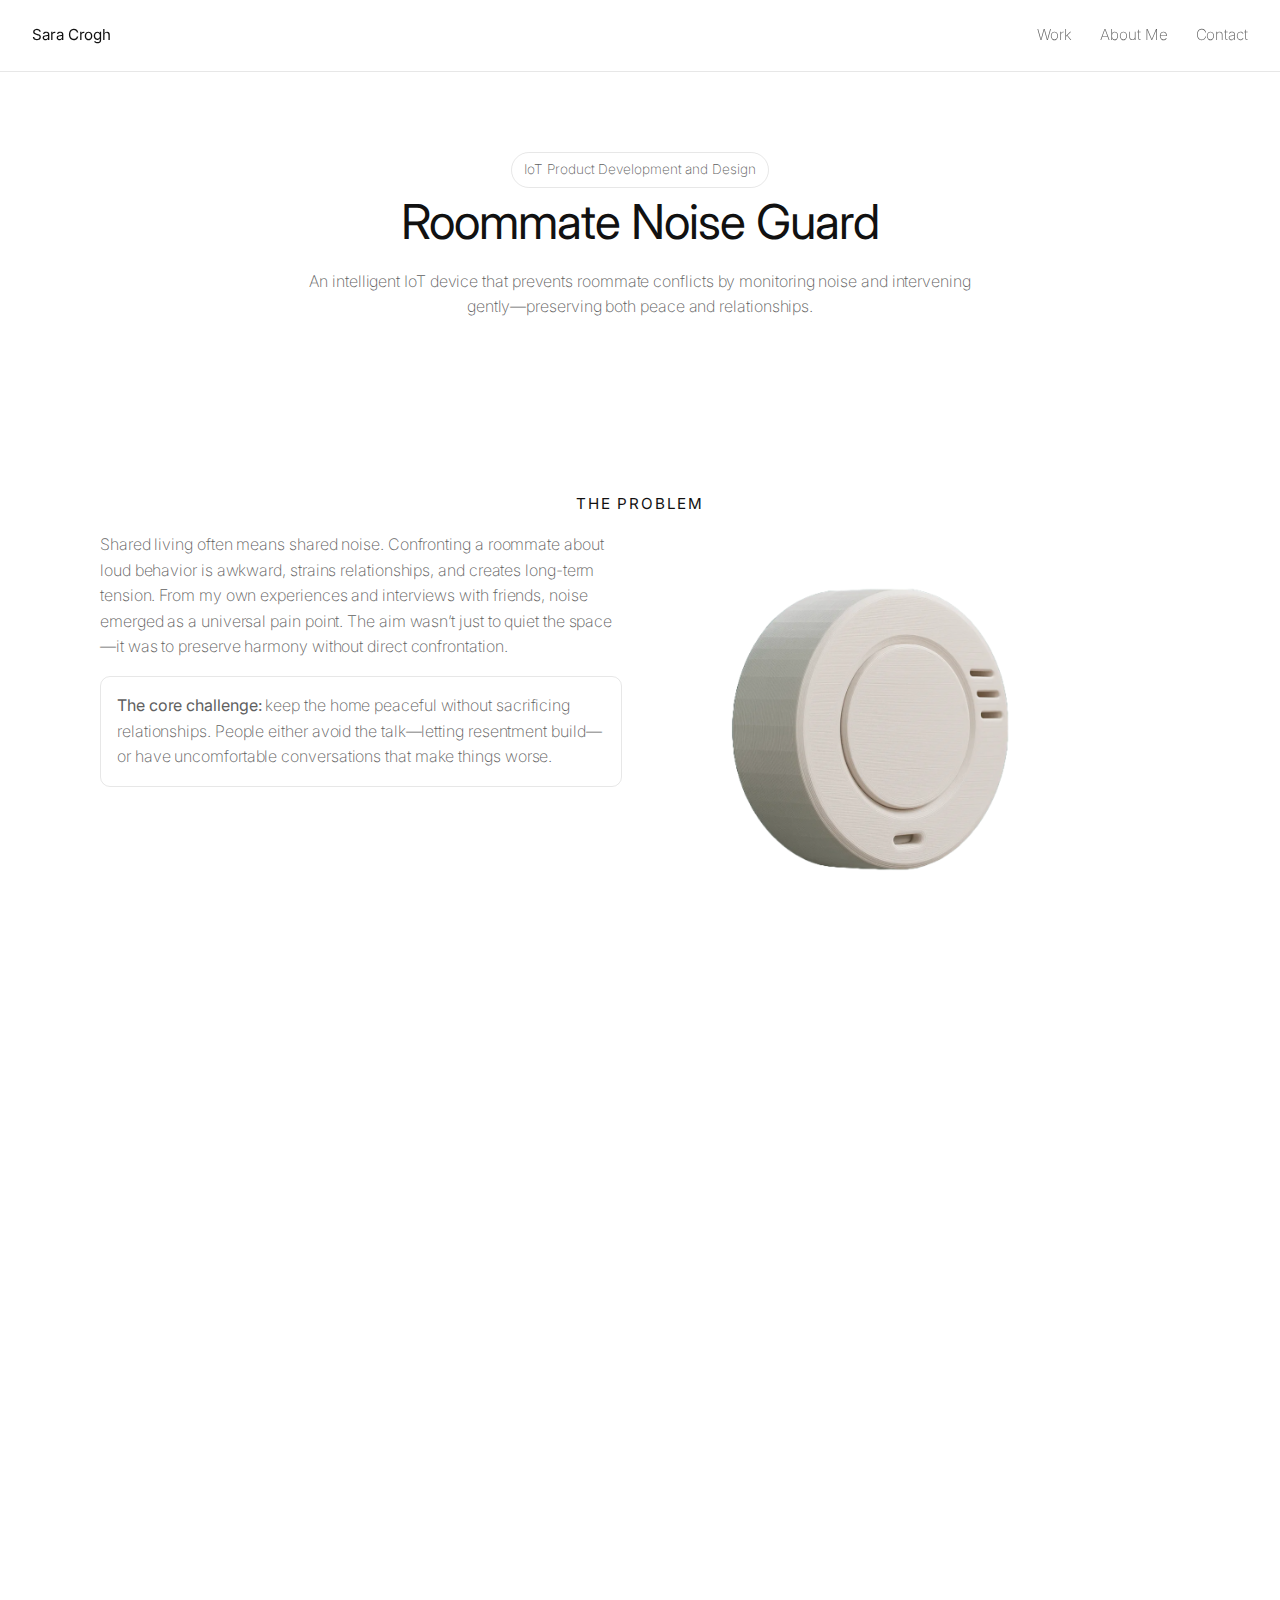
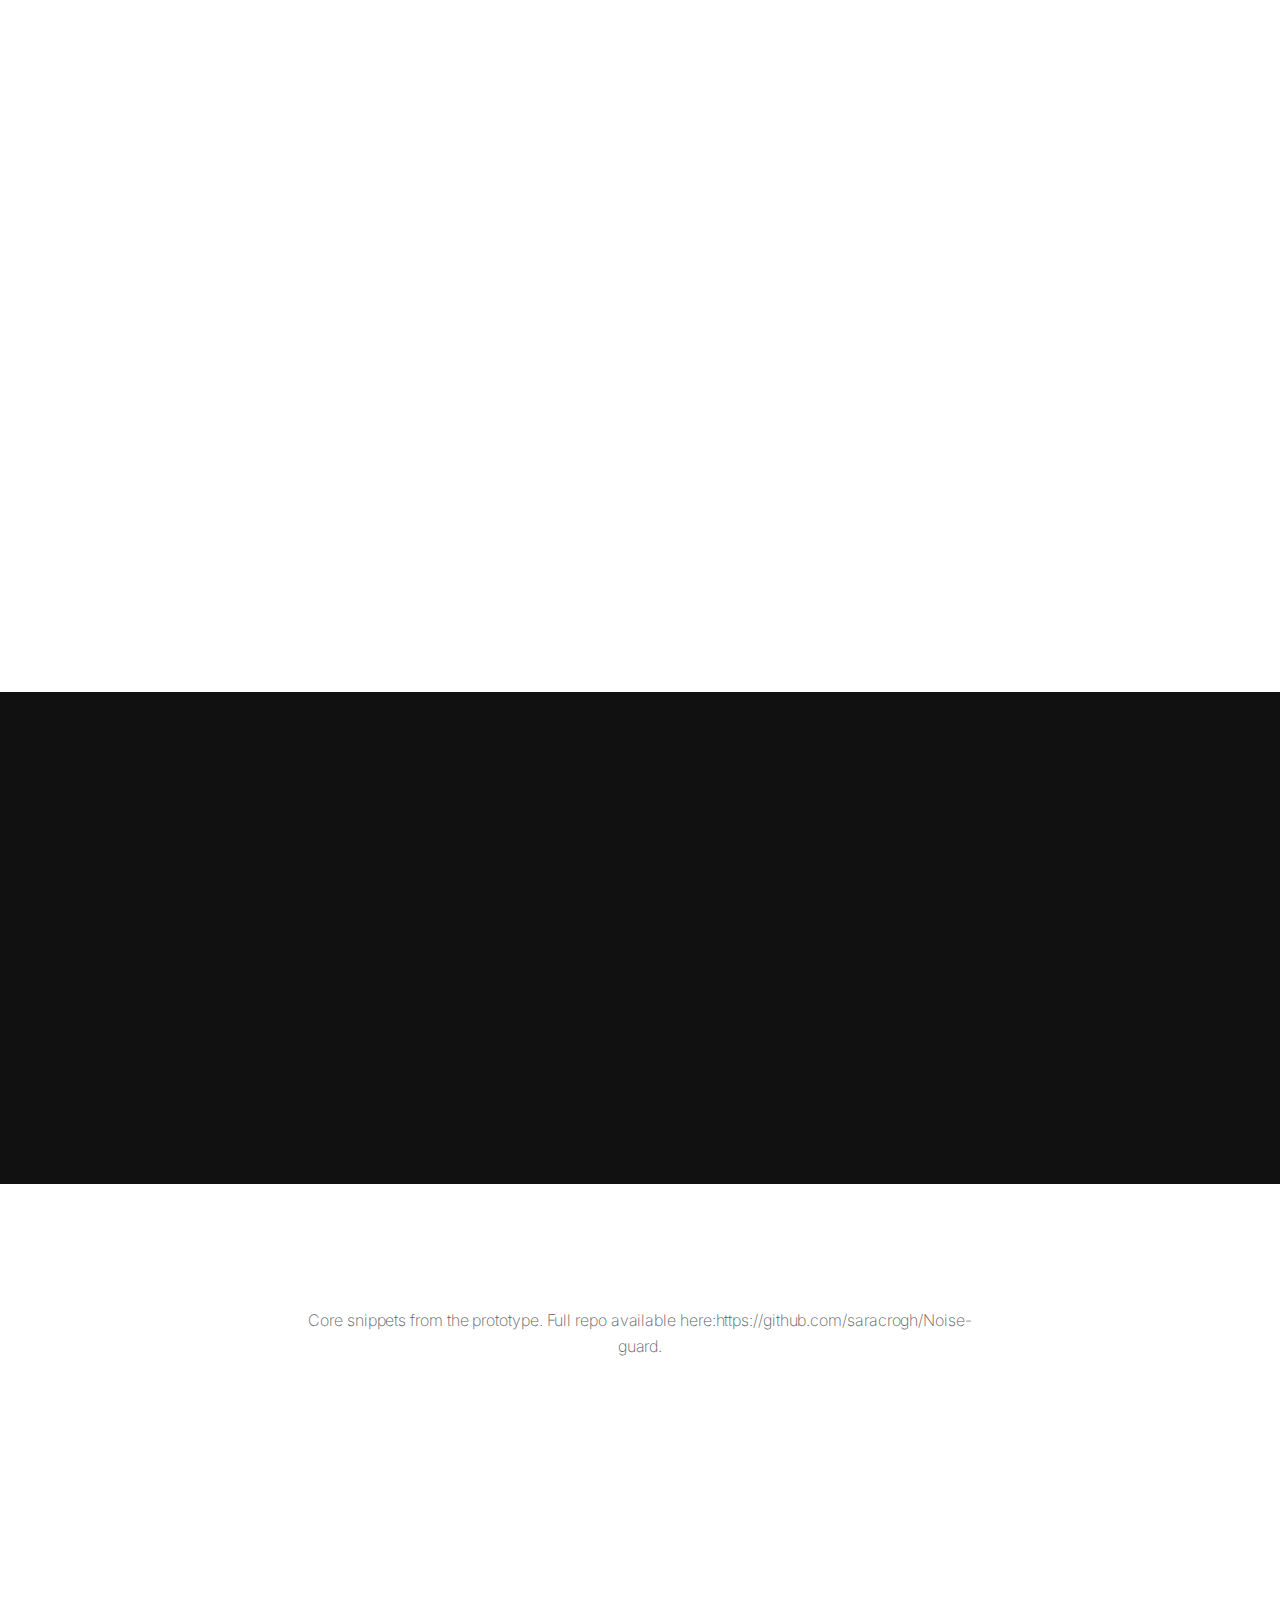
<file: roomate.html>
<!DOCTYPE html>
<html lang="en">
<head>
  <meta charset="UTF-8"/>
  <meta name="viewport" content="width=device-width, initial-scale=1.0"/>
  <title>Roommate Noise Guard - Sara Crogh</title>
    <!-- Favicons -->
  <link rel="icon" href="favicon.ico?v=2" sizes="any">           <!-- .ico for all browsers -->
  <link rel="shortcut icon" href="favicon.ico?v=2" type="image/x-icon">
  
  <!-- Optional PNG fallbacks (add these if you also export PNGs) -->
  <link rel="icon" type="image/png" sizes="32x32" href="favicon-32.png?v=2">
  <link rel="icon" type="image/png" sizes="16x16" href="favicon-16.png?v=2">
  <link href="https://fonts.googleapis.com/css2?family=Inter:wght@200;400&display=swap" rel="stylesheet">
  <style>
/* ============== Design tokens (max 4 colors) ============== */
:root{
  --bg:#ffffff;           /* background */
  --ink:#111111;          /* primary text */
  --muted:#606060;        /* secondary text */
  --accent:#111111;       /* accent (monochrome) */

  --border: rgba(17,17,17,0.10);   
  --elev: rgba(17,17,17,0.04);     

  --radius: 10px;         /* unified radius */
  --container:1120px;

  --section-pad: 80px;    /* balanced section spacing */
  --space-md:16px;
}

*{box-sizing:border-box; box-shadow:none !important}
html{scroll-behavior:smooth}
body{
  margin:0; background:var(--bg); color:var(--ink);
  font-family:'Inter', system-ui, -apple-system, Segoe UI, Roboto, sans-serif;
  font-size:1rem; line-height:1.6; font-weight:200; letter-spacing:-0.005em;
  padding-top:72px; -webkit-font-smoothing:antialiased; -moz-osx-font-smoothing:grayscale;
}

/* ===== Typography (4 sizes, 2 weights: 200 & 400) ===== */
h1,h2,h3{margin:0 0 var(--space-md); font-weight:400; letter-spacing:-0.02em; color:var(--ink)}
h1{font-size:clamp(2.25rem,6vw,3rem); line-height:1.1}
h2{font-size:0.95rem; text-transform:uppercase; letter-spacing:0.12em}
h3{font-size:1.125rem}
p{margin:0 0 var(--space-md); color:var(--muted); font-size:1rem}
strong, .logo, .btn, .tech-title{font-weight:400}
.measure{max-width:68ch; margin-left:auto; margin-right:auto}

.container{max-width:var(--container); margin:0 auto; padding:0 20px}
/* ===== Header ===== */
/* ===== Header (from Healthy Cooking Blog) ===== */
header{
  position:fixed; inset:0 0 auto 0;
  z-index:1000; display:flex; align-items:center; justify-content:space-between;
  height:72px; padding:0 2.5%;
  background:rgba(255,255,255,0.75); /* lighter at top */
  backdrop-filter: blur(6px); /* subtle blur */
  border-bottom:1px solid var(--border);
}

.logo{font-size:.95rem; font-weight:400}

nav{display:flex; gap:28px}
nav a{
  font-weight:200; text-decoration:none; color:var(--muted);
  position:relative; font-size:0.95rem;
}
nav a:hover{color:var(--ink)}
nav a::after{
  content:""; position:absolute; left:0; bottom:-4px;
  height:1px; width:0; background:var(--ink);
  transition:width .25s ease;
}
nav a:hover::after{width:100%}


.nav{display:flex; align-items:center; gap:16px; width:100%}
.back-link{margin-left:auto; text-decoration:none; color:var(--muted); font-size:0.95rem; font-weight:200; position:relative}
.back-link:hover{color:var(--ink)}
.back-link::after{content:""; position:absolute; left:0; bottom:-4px; height:1px; width:0; background:var(--ink); transition:width .25s ease}
.back-link:hover::after{width:100%}

/* ===== Hero ===== */
.hero{padding:var(--section-pad) 0; border-bottom:none; text-align:center}
.project-tag{
  display:inline-block; margin-bottom:8px; font-size:0.85rem; color:var(--muted);
  background:transparent; border:1px solid var(--border);
  padding:6px 12px; border-radius:999px; font-weight:200
}
.hero-subtitle{
  font-size:1rem; color:var(--muted);
  margin-top:20px; max-width:68ch; text-align:center; margin-left:auto; margin-right:auto;
}

/* ===== Sections ===== */
.section{padding:var(--section-pad) 0}
.section-title{text-align:center; margin-bottom:var(--space-md)}

/* ===== Grids ===== */
.two-col{display:grid; grid-template-columns:1fr 1fr; gap:36px; align-items:start}

/* ===== Problem ===== */
.problem .highlight{
  background:transparent; border:1px solid var(--border);
  padding:16px; border-radius:var(--radius); margin:var(--space-md) 0; color:var(--muted)
}

/* ===== Solution ===== */
.image-wrap{position:relative}
.main-image{
  width:100%; height:380px; object-fit:cover;
  border:none !important; border-radius:0 !important;
}
.floating-spec{
  position:absolute; background:var(--bg); color:var(--muted);
  padding:8px 12px; border-radius:var(--radius); border:1px solid var(--border);
  font-size:0.85rem; font-weight:400
}
.spec-1{top:-10px; right:-10px}
.spec-2{bottom:-10px; left:-10px}
.tech-stack{
  background:transparent; border:1px solid var(--border);
  padding:16px; border-radius:var(--radius); margin:var(--space-md) 0
}
.tech-title{font-size:0.95rem; margin-bottom:8px}
.tech-list{display:flex; flex-wrap:wrap; gap:8px}
.tech-item{
  background:var(--bg); border:1px solid var(--border);
  padding:6px 10px; border-radius:999px; font-size:0.85rem; font-weight:400; color:var(--ink)
}

/* ===== Build gallery ===== */
.media-grid{display:grid; grid-template-columns:repeat(auto-fit,minmax(260px,1fr)); gap:16px; margin-top:var(--space-md)}
.media{
  margin:0; background:var(--bg); border:1px solid var(--border);
  border-radius:var(--radius); overflow:hidden; text-align:center;
}
.media img{display:block; width:100%; height:240px; object-fit:cover; border:none !important; border-radius:0 !important}
.media figcaption{font-size:0.9rem; color:var(--muted); padding:10px 12px; border-top:1px solid var(--border)}

/* ===== Timeline ===== */
.timeline{position:relative; margin-top:var(--space-md)}
.timeline::before{content:""; position:absolute; left:24px; top:0; bottom:0; width:1px; background:var(--border)}
.t-item{display:flex; align-items:center; gap:16px; margin-bottom:24px}
.t-num{
  flex-shrink:0; width:46px; height:46px; border-radius:999px; background:var(--ink);
  color:#fff; font-weight:400; font-size:1.125rem; display:flex; align-items:center; justify-content:center
}
.t-card{
  flex:1; background:var(--bg); border:1px solid var(--border);
  padding:20px; border-radius:var(--radius); font-size:1rem
}

/* ===== Results ===== */
.results-grid{display:grid; grid-template-columns:repeat(auto-fit,minmax(240px,1fr)); gap:20px; margin-top:var(--space-md)}
.result-card{
  background:var(--bg); border:1px solid var(--border);
  padding:24px 20px; border-radius:var(--radius); text-align:center;
}
.result-icon{
  width:56px; height:56px; border-radius:999px; background:var(--accent); color:#fff;
  display:grid; place-items:center; margin:0 auto 12px; font-weight:400; font-size:1.125rem
}
.result-title{font-size:0.95rem; font-weight:400; color:var(--ink); margin-bottom:4px}
.result-desc{color:var(--muted); font-size:1rem}

/* ===== Learnings ===== */
.learnings{background:var(--ink); color:#fff; padding:var(--section-pad) 0}
.learnings .section-title{color:#e8e8e8}
.l-grid{display:grid; grid-template-columns:1fr 1fr; gap:20px; margin-top:var(--space-md)}
.l-card{
  background:rgba(255,255,255,0.04); border:1px solid rgba(255,255,255,0.14);
  padding:18px; border-radius:var(--radius)
}
.l-card h3{color:#ffffff; font-weight:400; margin-bottom:8px}
.l-card p{color:#d8d8d8}

/* ===== Code ===== */
.snippet{
  background:var(--bg); border:1px solid var(--border); border-radius:var(--radius); margin-bottom:12px;
}
.snippet>summary{cursor:pointer; padding:14px 16px; font-size:0.98rem; color:var(--ink); font-weight:400}
.snippet[open]>summary{border-bottom:1px solid var(--border)}
.snippet pre{margin:0; padding:14px 16px; overflow-x:auto; font-size:0.9rem; line-height:1.5; background:#f8f8f8}

/* ===== CTA ===== */
.cta{text-align:center; padding:var(--section-pad) 0; border-top:1px solid var(--border)}
.btn{display:inline-block; background:var(--accent); color:#fff; padding:12px 22px; border-radius:999px; border:1px solid var(--accent); font-weight:400; text-decoration:none}
.btn:hover{opacity:.9}

/* ===== Motion ===== */
.fade-in{opacity:0; transform:translateY(16px); transition:opacity .6s ease, transform .6s ease}
.fade-in.visible{opacity:1; transform:translateY(0)}
.slide-left{opacity:0; transform:translateX(-28px); transition:opacity .6s ease, transform .6s ease}
.slide-left.visible{opacity:1; transform:translateX(0)}
.slide-right{opacity:0; transform:translateX(28px); transition:opacity .6s ease, transform .6s ease}
.slide-right.visible{opacity:1; transform:translateX(0)}

@media (max-width:900px){
  .two-col{grid-template-columns:1fr; gap:20px}
  .main-image{height:320px}
  .l-grid{grid-template-columns:1fr}
}

@media (prefers-reduced-motion:reduce){
  .fade-in,.slide-left,.slide-right{transition:none; transform:none; opacity:1}
  html{scroll-behavior:auto}
}

a:focus-visible,button:focus-visible{outline:2px solid var(--ink); outline-offset:2px}

/* ===== Vertical Rhythm Tightening ===== */

/* Headings */
h1, h2, h3 { margin-bottom: 12px; } /* was 16–20px */

/* Paragraphs */
p { margin-bottom: 12px; }

/* Subsection titles inside sections */
.section-title { margin-bottom: 16px; }

/* Component spacing inside sections */
.problem .highlight,
.tech-stack,
.media-grid,
.results-grid,
.timeline,
.l-grid { margin-top: 16px; }

/* Cards inner headings */
.t-card h3,
.result-title,
.l-card h3,
.tech-title { margin-bottom: 6px; }

/* Timeline items spacing */
.t-item { margin-bottom: 20px; }

/* Results → Learnings extra gap for hierarchy */
.section.results { padding-bottom: calc(var(--section-pad) + 20px); }

/* Make sure all sections use same base padding */
.section,
.learnings,
.cta { padding: var(--section-pad) 0; }
  /* Keep the video responsive */
  .video-container {
    position: relative;
    width: 100%;
    max-width: 800px; /* optional max width */
    aspect-ratio: 16 / 9; /* keeps the correct shape */
    overflow: hidden;
    margin: auto;
  }

  .video-container iframe {
    position: absolute;
    top: 0; left: 0;
    width: 100%;
    height: 100%;
    border: none;
  }
  </style>
</head>
<body>
<header>
  <div class="logo"><a href="index.html" style="text-decoration: none; color: inherit;">Sara Crogh</a></div>
  <nav>
    <a href="work.html">Work</a>
    <a href="about.html">About Me</a>
    <a href="contact.html">Contact</a>
  </nav>
</header>


  <!-- Hero -->
  <section class="hero">
    <div class="container">
      <span class="project-tag">IoT Product Development and Design</span>
      <h1>Roommate Noise Guard</h1>
      <p class="hero-subtitle measure">
        An intelligent IoT device that prevents roommate conflicts by monitoring noise
        and intervening gently—preserving both peace and relationships.
      </p>
    </div>
  </section>

  <!-- Problem -->
  <section class="section problem">
    <div class="container">
      <h2 class="section-title fade-in">The Problem</h2>
      <div class="two-col">
        <div class="slide-left">
          <div class="measure">
            <p>
              Shared living often means shared noise. Confronting a roommate about loud behavior is awkward, strains relationships, and creates long-term tension.
              From my own experiences and interviews with friends, noise emerged as a universal pain point. The aim wasn’t just to quiet the space—it was to preserve harmony without direct confrontation.
            </p>
            <div class="highlight">
              <strong>The core challenge:</strong> keep the home peaceful without sacrificing relationships. People either avoid the talk—letting resentment build—or have uncomfortable conversations that make things worse.
            </div>
          </div>
        </div>
        <div class="slide-right">
          <img
            src="/images/esp32_noise_guard/Adobe Express - file (3).png"
            alt="Prototype"
            style="width:100%; max-width:420px; border-radius:12px; object-fit:cover; max-height:420px;"
          />
        </div>
      </div>
    </div>
  </section>

  <!-- Solution -->
  <section class="section solution">
    <div class="container">
      <h2 class="section-title fade-in">The Solution</h2>
      <div class="two-col">
        <div class="image-wrap slide-left">
          <img src="/images/esp32_noise_guard/example.webp" alt="Roommate Noise Guard prototype on wall" class="main-image"/>
          <div class="floating-spec spec-1">24-bit Audio Precision</div>
          <div class="floating-spec spec-2">60 Hz–15 kHz Range</div>
        </div>
        <div class="slide-right">
          <div class="measure">
            <p>A discreet system detects threshold violations and responds with graduated, non-confrontational nudges.</p>
            <div class="tech-stack">
              <div class="tech-title">Core Technology Stack</div>
              <div class="tech-list">
                <span class="tech-item">ESP32</span>
                <span class="tech-item">INMP441 MEMS Mic</span>
                <span class="tech-item">MicroPython</span>
                <span class="tech-item">IFTTT (cloud)</span>
                <span class="tech-item">I²S Audio</span>
                <span class="tech-item">PWM</span>
              </div>
            </div>
            <p><strong>Smart intervention:</strong> LED visual cues → soft audio reminders → private SMS notifications.</p>
            <p><strong>Key detail:</strong> 2-second sampling with cloud-managed thresholds for easy sensitivity and quiet-hour tuning.</p>
          </div>
        </div>
      </div>
    </div>
  </section>

  <!-- Build Gallery -->
  <section class="section build">
    <div class="container">
      <h2 class="section-title fade-in">Build Gallery</h2>
      <div class="media-grid">
        <figure class="media fade-in">
          <img src="/images/esp32_noise_guard/noise_guard_breadboard.avif" alt="ESP32 with INMP441 on breadboard">
          <figcaption>ESP32 + INMP441 on breadboard</figcaption>
        </figure>
        <figure class="media fade-in">
          <img src="/images/esp32_noise_guard/noise_guard_circuit.avif" alt="Circuit schematic for mic and buzzer driver">
          <figcaption>Circuit schematic (mic &amp; buzzer driver)</figcaption>
        </figure>
        <figure class="media fade-in">
          <img src="/images/esp32_noise_guard/Remove background project (3).png" alt="Enclosure mockup with LED indicator">
          <figcaption>Enclosure mockup w/ LED cue</figcaption>
        </figure>
      </div>
    </div>
  </section>

  <!-- Development Process -->
  <section class="section process">
    <div class="container">
      <h2 class="section-title fade-in">Development Process</h2>
      <div class="timeline">
        <div class="t-item fade-in">
          <div class="t-num">1</div>
          <div class="t-card">
            <h3>User Research</h3>
            <p>Interviewed 15+ people in shared housing. 80% preferred anonymous notifications over direct confrontation.</p>
          </div>
        </div>
        <div class="t-item fade-in">
          <div class="t-num">2</div>
          <div class="t-card">
            <h3>Hardware</h3>
            <p>Selected INMP441 for high SNR and digital I²S. Added a simple driver stage to boost buzzer output for clear audio alerts.</p>
          </div>
        </div>
        <div class="t-item fade-in">
          <div class="t-num">3</div>
          <div class="t-card">
            <h3>Software &amp; Cloud</h3>
            <p>Optimized MicroPython for 4 MB constraints. Chose IFTTT over MQTT for reliability and easy SMS integration.</p>
          </div>
        </div>
        <div class="t-item fade-in">
          <div class="t-num">4</div>
          <div class="t-card">
            <h3>Testing &amp; Calibration</h3>
            <p>Separate thresholds for conversation, TV, and music. Tuned 2-second windows to avoid notification loops.</p>
          </div>
        </div>
        <div class="t-item fade-in">
          <div class="t-num">5</div>
          <div class="t-card">
            <h3>User Trials</h3>
            <p>Beta in 3 households for 2 weeks. Iterated on timing, sensitivity, and UX based on feedback.</p>
          </div>
        </div>
      </div>
    </div>
  </section>

  <!-- Results -->
  <section class="section results">
    <div class="container">
      <h2 class="section-title fade-in">Results &amp; Impact</h2>
      <div class="results-grid">
        <div class="result-card fade-in">
          <div class="result-icon">25%</div>
          <div class="result-title">Conflict Reduction</div>
          <p class="result-desc">Beta testers reported ~85% fewer noise-related confrontations.</p>
        </div>
        <div class="result-card fade-in">
          <div class="result-icon">2s</div>
          <div class="result-title">Real-time Response</div>
          <p class="result-desc">Detects and responds within ~2 seconds.</p>
        </div>
        <div class="result-card fade-in">
          <div class="result-icon">24/7</div>
          <div class="result-title">Continuous Monitoring</div>
          <p class="result-desc">24/7 monitoring with customizable quiet hours.</p>
        </div>
        <div class="result-card fade-in">
          <div class="result-icon">$35</div>
          <div class="result-title">Low-cost</div>
          <p class="result-desc">Total component cost under $35.</p>
        </div>
      </div>
    </div>
  </section>

<!-- Replace your current video block with this -->
<div class="video-container">
  <iframe
    src="https://www.youtube.com/embed/gliL5njVbEg"
    title="YouTube video player"
    allow="accelerometer; autoplay; clipboard-write; encrypted-media; gyroscope; picture-in-picture; web-share"
    allowfullscreen
    loading="lazy"
    referrerpolicy="strict-origin-when-cross-origin"


  ></iframe>
</div>

  

  <!-- Learnings -->
  <section class="learnings">
    <div class="container">
      <h2 class="section-title fade-in">Challenges &amp; Key Learnings</h2>
      <div class="l-grid">
        <div class="l-card slide-left">
          <h3>Technical: Memory Optimization</h3>
          <p>Instead of storing audio on the ESP32 (4 MB), I process in real time with threshold triggers to cut memory use.</p>
        </div>
        <div class="l-card slide-right">
          <h3>Product: User Psychology</h3>
          <p>Direct SMS felt aggressive; graduated cues (visual → audio → digital) changed behavior with less friction.</p>
        </div>
        <div class="l-card slide-left">
          <h3>Engineering: Audio Processing</h3>
          <p>Frequency + duration (not just volume) help distinguish disruptive noise from normal living sounds.</p>
        </div>
        <div class="l-card slide-right">
          <h3>Scale: Cloud Architecture</h3>
          <p>IFTTT limits suggest a custom backend for richer routing and settings at larger scale.</p>
        </div>
      </div>
    </div>
  </section>


  <!-- Code -->
  <section class="section code">
    <div class="container">
      <h2 class="section-title fade-in">Code</h2>
      <div class="hero-subtitle measure" style="margin-bottom:var(--space-sm); color:var(--muted);">
        Core snippets from the prototype. Full repo available here:https://github.com/saracrogh/Noise-guard.
      </div>

      <details class="snippet fade-in" open>
        <summary>boot.py (Wi-Fi bring-up)</summary>
<pre><code># boot.py (excerpt) — keep minimal so main.py always runs
import network, time
SSID = "YOUR_SSID"
PASS = "YOUR_PASSWORD"
wlan = network.WLAN(network.STA_IF); wlan.active(True)
if not wlan.isconnected():
    wlan.connect(SSID, PASS)
    for _ in range(20):
        if wlan.isconnected(): break
        time.sleep(0.5)
print("Wi-Fi:", "OK" if wlan.isconnected() else "FAILED", wlan.ifconfig())
</code></pre>
      </details>

      <details class="snippet fade-in">
        <summary>main.py (I²S mic + optional cloud)</summary>
<pre><code># main.py (excerpt)
from machine import Pin, PWM, I2S
import struct, time
THRESHOLD, WINDOW_S, SAMPLE_RATE, CHUNK_BYTES = 440, 2, 16000, 6400
led = Pin(26, Pin.OUT); buz = PWM(Pin(15), freq=1, duty=0); C3,G3,DUTY = 2000,3000,500
def play_buzzer():
    for _ in range(2):
        buz.duty(DUTY); buz.freq(C3); time.sleep(0.5)
        buz.freq(G3); time.sleep(0.5)
        buz.duty(0); time.sleep(1.0)
sck, ws, sd = Pin(12), Pin(13), Pin(27)
i2s = I2S(0, sck=sck, ws=ws, sd=sd, mode=I2S.RX, bits=16, format=I2S.MONO, rate=SAMPLE_RATE, ibuf=16000)
def avg_amplitude_over_window(seconds=WINDOW_S):
    target_bytes = int(SAMPLE_RATE * seconds * 2)
    got = runsum = numsamples = 0
    buf = bytearray(CHUNK_BYTES); mv = memoryview(buf)
    while got < target_bytes:
        n = i2s.readinto(mv)
        if not n: break
        for x in range(0, n, 4):
            l, r = struct.unpack_from("<hh", mv, x)
            runsum += abs(l) + abs(r); numsamples += 2
        got += n
    return (runsum / max(numsamples, 1)) if numsamples else 0
while True:
    led.value(0); avg = avg_amplitude_over_window(WINDOW_S); print("avg:", int(avg))
    if avg > THRESHOLD: led.value(1); play_buzzer()
    time.sleep(0.5)
</code></pre>
      </details>

      <details class="snippet fade-in">
        <summary>config.json (quiet hours &amp; sensitivity)</summary>
<pre><code>{
  "quiet_hours": { "start": "22:00", "end": "07:00" },
  "threshold_db": 50,
  "window_s": 2
}
</code></pre>
      </details>
    </div>
  </section>

  <!-- Future Roadmap -->
  <section class="section process">
    <div class="container">
      <h2 class="section-title fade-in">Future Roadmap</h2>
      <div class="timeline">
        <div class="t-item fade-in"><div class="t-num">1</div><div class="t-card"><h3>Mobile App</h3><p>Calibration tools, quiet hours scheduling, and real-time monitoring.</p></div></div>
        <div class="t-item fade-in"><div class="t-num">2</div><div class="t-card"><h3>ML Classification</h3><p>Differentiate music, conversation, and appliance noise for smarter alerts.</p></div></div>
        <div class="t-item fade-in"><div class="t-num">3</div><div class="t-card"><h3>Multi-Room Mesh</h3><p>Coordinate multiple devices for complete apartment coverage.</p></div></div>
        <div class="t-item fade-in"><div class="t-num">4</div><div class="t-card"><h3>Sleek Enclosure</h3><p>Move from breadboard to a polished housing.</p></div></div>
        <div class="t-item fade-in"><div class="t-num">5</div><div class="t-card"><h3>Assistant Integrations</h3><p>Connect with Alexa and Google Home.</p></div></div>
      </div>
    </div>
  </section>

  <script>
    // reveal on scroll
    const observer = new IntersectionObserver((entries)=>{
      entries.forEach(e=>{ if(e.isIntersecting) e.target.classList.add('visible'); });
    },{threshold:0.1,rootMargin:'0px 0px -60px 0px'});
    document.querySelectorAll('.fade-in,.slide-left,.slide-right').forEach(el=>observer.observe(el));

    // header elevation
    const header=document.querySelector('header');
    addEventListener('scroll',()=>{
      const y=window.pageYOffset||document.documentElement.scrollTop;
      header.style.boxShadow = y>96?'0 2px 18px rgba(17,17,17,0.08)':'none';
      header.style.background = y > 96? 'rgba(255,255,255,0.90)': 'rgba(255,255,255,0.75)'
    });

    // stagger timeline
    const items=document.querySelectorAll('.t-item');
    const tObs=new IntersectionObserver((ents)=>{
      ents.forEach((entry,idx)=>{
        if(entry.isIntersecting) setTimeout(()=>entry.target.classList.add('visible'), idx*120);
      });
    },{threshold:0.5});
    items.forEach(i=>tObs.observe(i));
  </script>
</body>
</html>
</file>
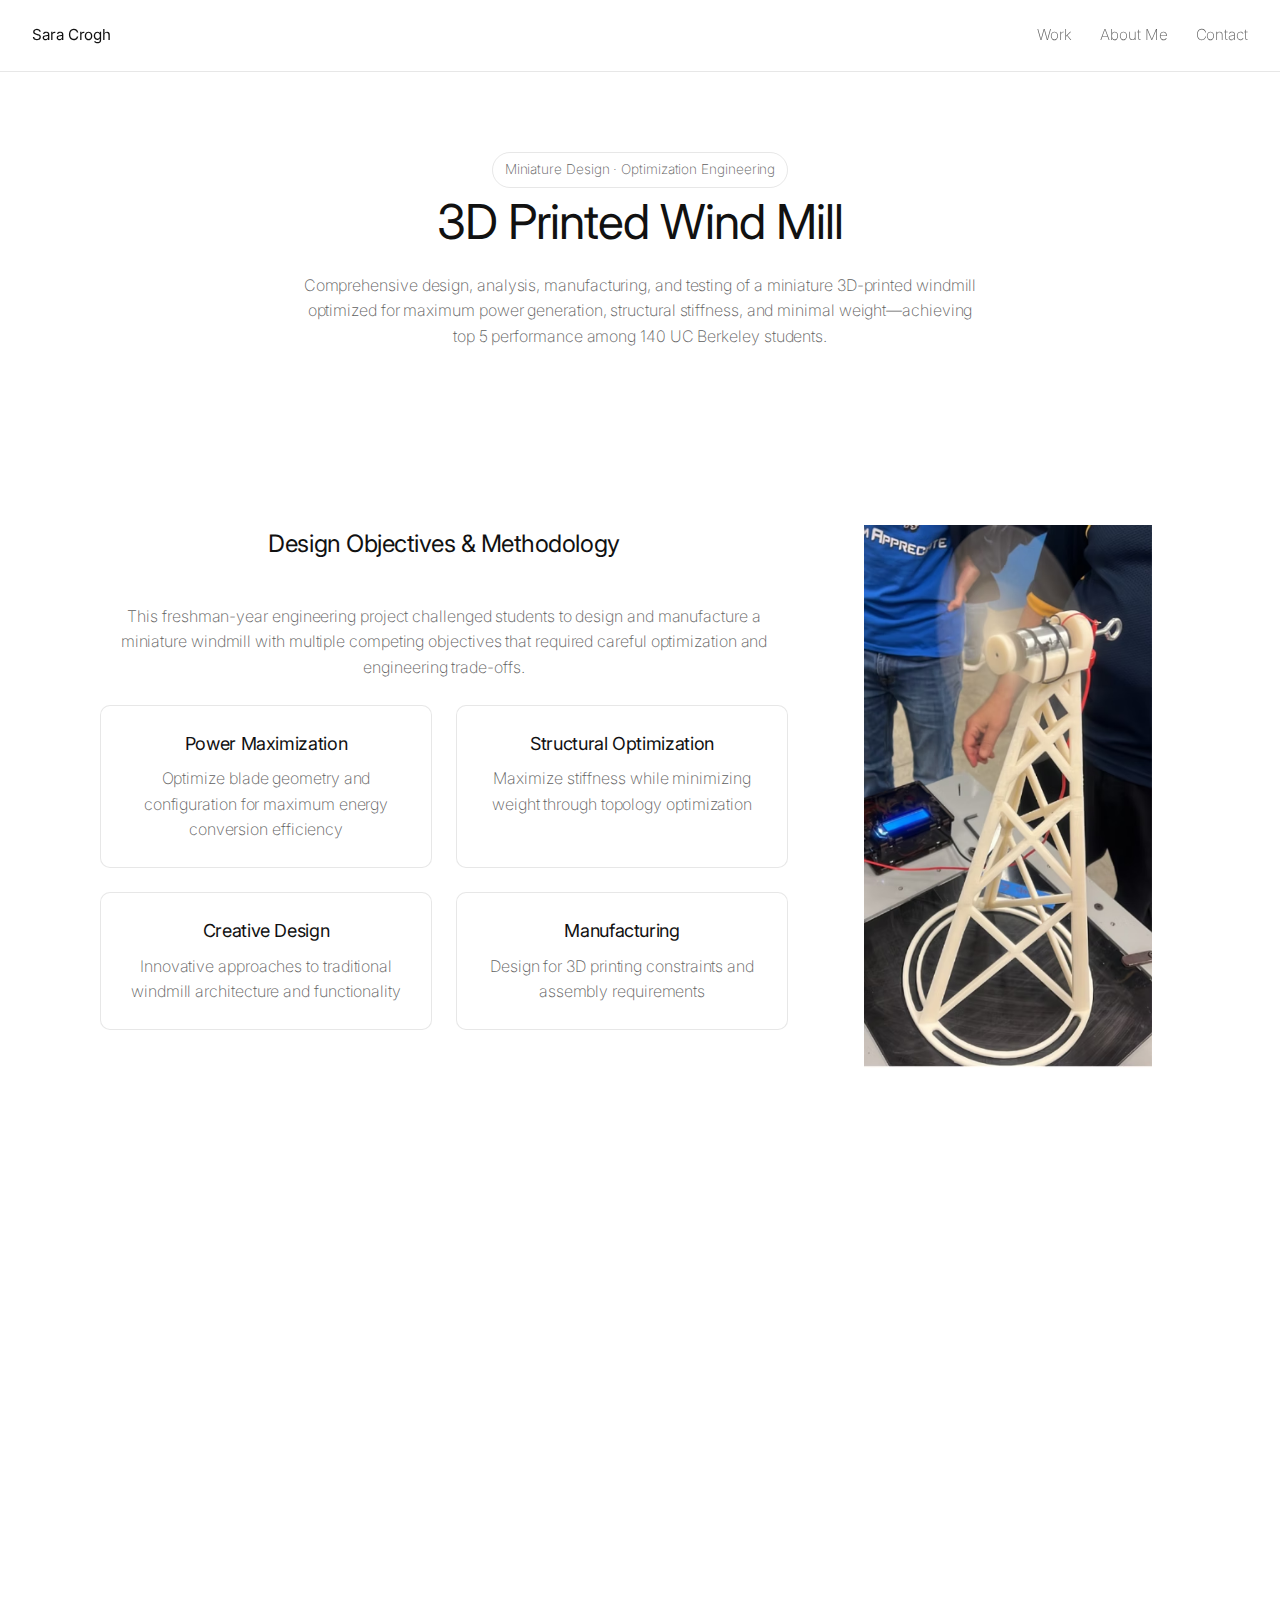
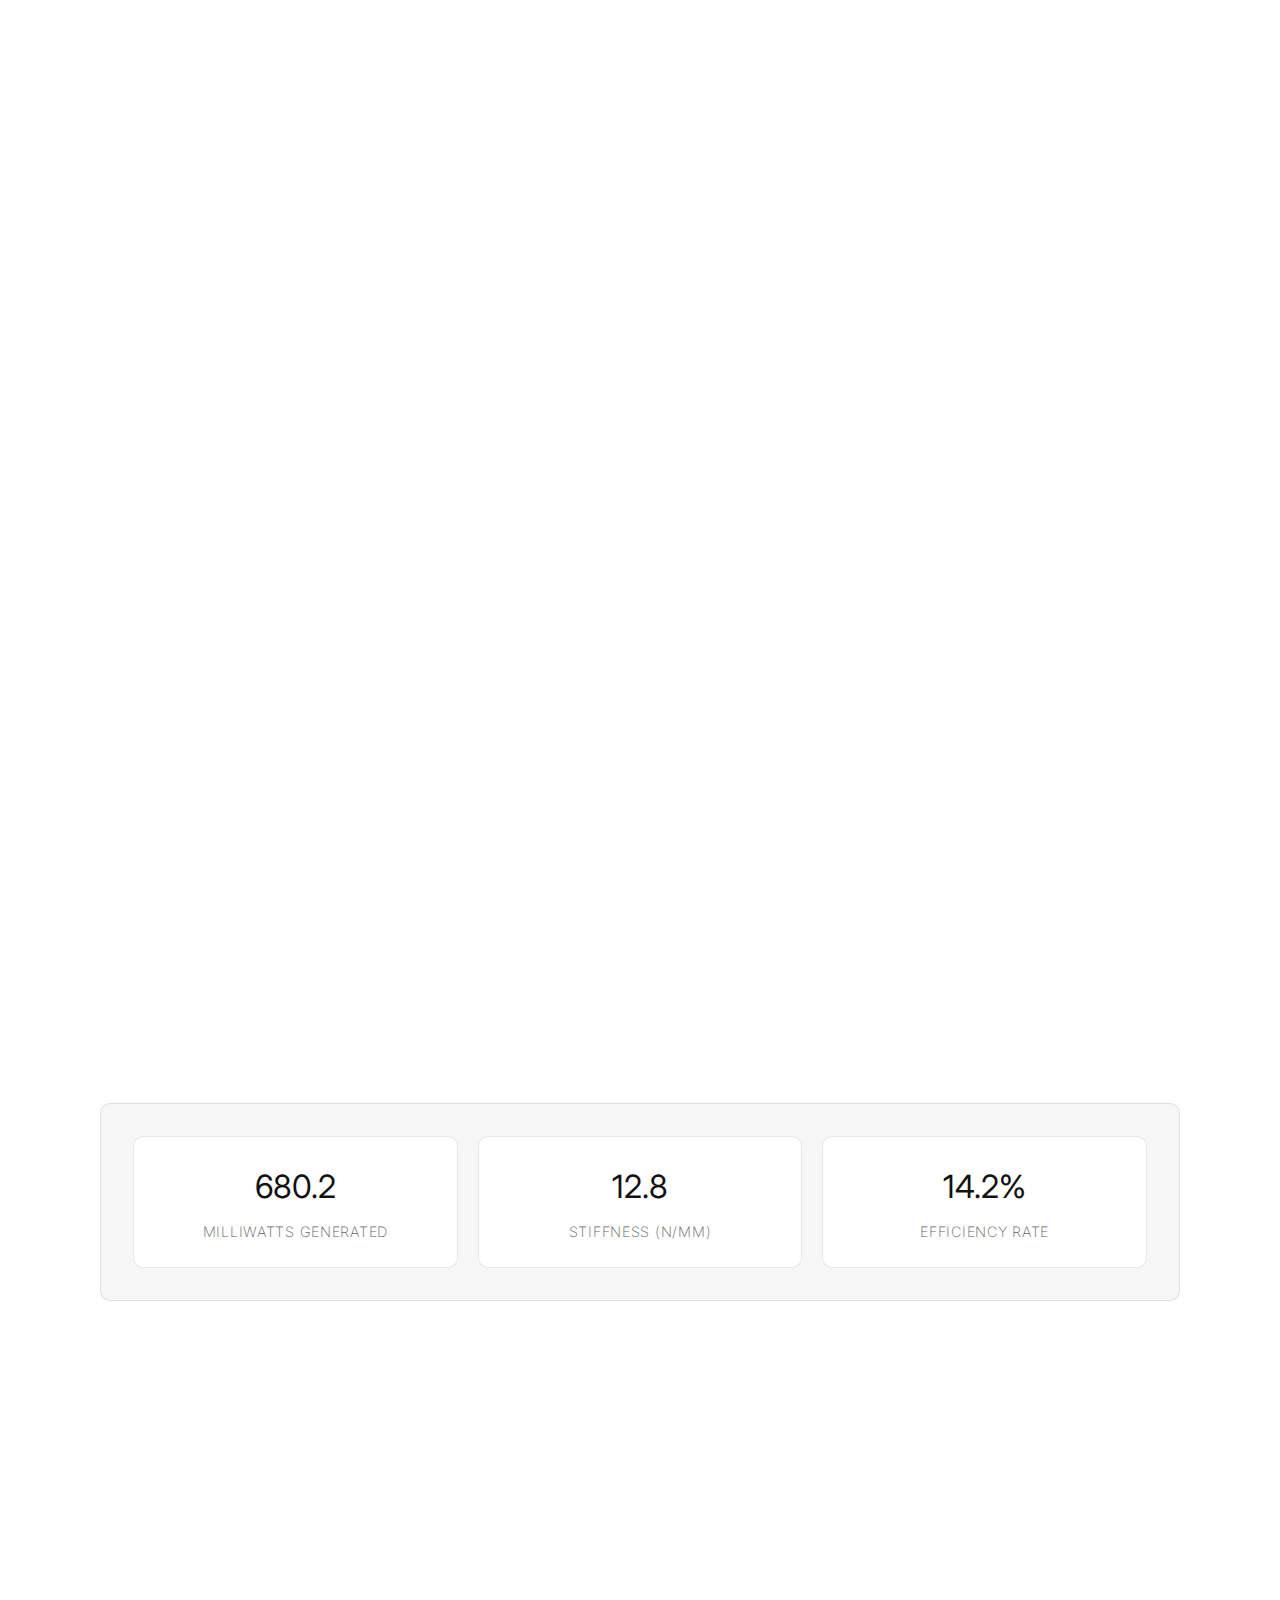
<file: windmill.html>
<!DOCTYPE html>
<html lang="en">
<head>
  <meta charset="UTF-8"/>
  <meta name="viewport" content="width=device-width, initial-scale=1.0"/>
  <title>3D Printed Wind Mill - Sara Crogh</title>
    <!-- Favicons -->
  <link rel="icon" href="favicon.ico?v=2" sizes="any">           <!-- .ico for all browsers -->
  <link rel="shortcut icon" href="favicon.ico?v=2" type="image/x-icon">
  
  <!-- Optional PNG fallbacks (add these if you also export PNGs) -->
  <link rel="icon" type="image/png" sizes="32x32" href="favicon-32.png?v=2">
  <link rel="icon" type="image/png" sizes="16x16" href="favicon-16.png?v=2">
  <link href="https://fonts.googleapis.com/css2?family=Inter:wght@200;400&display=swap" rel="stylesheet">
  <style>
/* ============== Design tokens ============== */
:root{
  --bg:#ffffff;
  --ink:#111111;
  --muted:#606060;
  --accent:#111111;
  --border: rgba(17,17,17,0.10);
  --elev: rgba(17,17,17,0.04);
  --radius: 10px;
  --container:1120px;
  --section-pad: 80px;
  --space-md:16px;
}

*{box-sizing:border-box;}
html{scroll-behavior:smooth}
body{
  margin:0; background:var(--bg); color:var(--ink);
  font-family:'Inter', system-ui, -apple-system, Segoe UI, Roboto, sans-serif;
  font-size:1rem; line-height:1.6; font-weight:200; letter-spacing:-0.005em;
  padding-top:72px; -webkit-font-smoothing:antialiased;
}

/* ===== Typography ===== */
h1,h2,h3{margin:0; font-weight:400; letter-spacing:-0.02em; color:var(--ink)}
h1{font-size:clamp(2.25rem,6vw,3rem); line-height:1.1; margin-bottom:24px}
h2{font-size:1.5rem; margin-bottom:40px}
h3{font-size:1.125rem; margin-bottom:12px}
p{margin:0 0 var(--space-md); color:var(--muted); font-size:1rem}
strong, .logo, .btn{font-weight:400}

.container{max-width:var(--container); margin:0 auto; padding:0 20px}

/* ===== Header ===== */
header{
  position:fixed; inset:0 0 auto 0;
  z-index:1000; display:flex; align-items:center; justify-content:space-between;
  height:72px; padding:0 2.5%;
  background:rgba(255,255,255,0.75);
  backdrop-filter: blur(6px);
  border-bottom:1px solid var(--border);
}

.logo{font-size:.95rem; font-weight:400}

nav{display:flex; gap:28px}
nav a{font-weight:200; text-decoration:none; color:var(--muted); position:relative; font-size:0.95rem}
nav a:hover{color:var(--ink)}
nav a::after{content:""; position:absolute; left:0; bottom:-4px; height:1px; width:0; background:var(--ink); transition:width .25s ease}
nav a:hover::after{width:100%}

/* ===== Hero ===== */
.hero{padding:var(--section-pad) 0; text-align:center}
.project-tag{
  display:inline-block; margin-bottom:8px; font-size:0.85rem; color:var(--muted);
  background:transparent; border:1px solid var(--border);
  padding:6px 12px; border-radius:999px; font-weight:200
}
.hero-subtitle{
  font-size:1rem; color:var(--muted); margin-top:20px; 
  max-width:68ch; margin-left:auto; margin-right:auto;
}

/* ===== Sections ===== */
.section{padding:var(--section-pad) 0}
.section-title{text-align:center; margin-bottom:40px}

/* ===== Two Column Layout ===== */
.two-col{text-align: center;display:grid; grid-template-columns:2fr 1fr; gap:48px; align-items:start}

/* ===== Simple Grid ===== */
.grid{display:grid; gap:24px; margin-top:40px}
.grid-2{grid-template-columns:1fr 1fr}
.grid-3{grid-template-columns:1fr 1fr 1fr}
.grid-4{grid-template-columns:1fr 1fr 1fr 1fr}

/* ===== Cards ===== */
.card{
  background:var(--bg); border:1px solid var(--border); 
  padding:24px; border-radius:var(--radius);
}
.card h3{color:var(--ink); margin-bottom:8px}
.card p{color:var(--muted); margin:0}

/* ===== Stats ===== */
.stat-card{
  text-align:center; padding:24px; background:var(--bg); 
  border:1px solid var(--border); border-radius:var(--radius);
}
.stat-number{font-size:2rem; font-weight:400; color:var(--ink); margin-bottom:8px}
.stat-label{font-size:0.9rem; color:var(--muted); text-transform:uppercase; letter-spacing:0.05em}
/* ===== Design Process Grid (5:3 ratio) ===== */
.design-item img {
  width: 100%;
  aspect-ratio: 5 / 3; /* wider */
  object-fit: cover;
  display: block;
}

/* ===== Last 3 photos (Performance & Testing) at 3:4 ===== */
/* This targets only the gallery images in Testing & Performance and Performance Results */
.gallery img {
  width: 100%;
  aspect-ratio: 3 / 4; /* taller portrait */
  object-fit: cover;
  display: block;
  border-radius: var(--radius);
  box-shadow: 0 4px 12px rgba(0,0,0,.06);
  transition: transform .3s ease, box-shadow .3s ease;
}

.gallery img:hover{
  transform:translateY(-2px);
  box-shadow: 0 8px 24px rgba(0,0,0,.12);
}
@media (max-width:900px){ .gallery{ grid-template-columns: repeat(2, 1fr);} }
@media (max-width:600px){ .gallery{ grid-template-columns: 1fr;} }

/* Single row, smaller cards, vertical 2:4 ratio */
/* Single row, smaller cards, vertical 2:4 ratio */
.design-grid {
  display: flex;
  gap: 20px;
  justify-content: center;  /* centers them on the page */
  flex-wrap: nowrap;        /* keep in one line */
}

.design-item {
  flex: 0 0 auto;             /* no shrinking */
  width: 250px;               /* smaller size */
  aspect-ratio: 2 / 4;        /* tall vertical look */
  background: var(--bg);
  border: 1px solid var(--border);
  border-radius: var(--radius);
  overflow: hidden;
  display: grid;
  grid-template-rows: 1fr auto; /* image + caption */
}

.design-item img {
  width: 100%;
  height: 100%;
  object-fit: cover;
  display: block;
}

.design-caption {
  padding: 12px;
}



.design-caption h3{
  font-size:1rem; margin-bottom:6px; color:var(--ink);
}
.design-caption p{
  font-size:0.9rem; color:var(--muted); margin:0;
}

/* ===== Performance Metrics ===== */
.metrics-highlight{
  background:var(--elev); border:1px solid var(--border);
  padding:32px; border-radius:var(--radius); margin:40px 0;
  text-align:center;
}
.metrics-highlight h3{
  color:var(--ink); margin-bottom:20px; font-size:1.25rem;
}
.metrics-grid{
  display:grid; grid-template-columns:repeat(3,1fr); gap:20px;
}

/* ===== Text Block ===== */
.text-block {
  margin-left: auto;
  margin-right: auto;
  text-align: center;
}

/* ===== Dark Section ===== */
.dark-section{background:var(--ink); color:#fff; padding:var(--section-pad) 0}
.dark-section .section-title{color:#e8e8e8}
.dark-section .card{
  background:rgba(255,255,255,0.04); border:1px solid rgba(255,255,255,0.14);
}
.dark-section .card h3{color:#ffffff}
.dark-section .card p{color:#d8d8d8}

/* ===== Motion ===== */
.fade-in{opacity:0; transform:translateY(16px); transition:opacity .6s ease, transform .6s ease}
.fade-in.visible{opacity:1; transform:translateY(0)}
.slide-left{opacity:0; transform:translateX(-28px); transition:opacity .6s ease, transform .6s ease}
.slide-left.visible{opacity:1; transform:translateX(0)}
.slide-right{opacity:0; transform:translateX(28px); transition:opacity .6s ease, transform .6s ease}
.slide-right.visible{opacity:1; transform:translateX(0)}

@media (max-width:900px){
  .two-col{grid-template-columns:1fr; gap:24px}
  .design-grid{grid-template-columns:1fr}
  .metrics-grid{grid-template-columns:1fr}
}

@media (prefers-reduced-motion:reduce){
  .fade-in,.slide-left,.slide-right{transition:none; transform:none; opacity:1}
  html{scroll-behavior:auto}
}
  </style>
</head>
<body>
  <!-- Header -->
  <header>
    <div class="logo"><a href="index.html" style="text-decoration: none; color: inherit;">Sara Crogh</a></div>
    <nav>
      <a href="work.html">Work</a>
      <a href="about.html">About Me</a>
      <a href="contact.html">Contact</a>
    </nav>
  </header>

  <!-- Hero -->
  <section class="hero">
    <div class="container">
      <span class="project-tag">Miniature Design · Optimization Engineering</span>
      <h1>3D Printed Wind Mill</h1>
      <p class="hero-subtitle">
        Comprehensive design, analysis, manufacturing, and testing of a miniature 3D-printed windmill 
        optimized for maximum power generation, structural stiffness, and minimal weight—achieving 
        top 5 performance among 140 UC Berkeley students.
      </p>
    </div>
  </section>

  <!-- Objectives & Approach -->
  <section class="section">
    <div class="container">
      <div class="two-col">
        <div class="slide-left">
          <h2>Design Objectives & Methodology</h2>
          <p>
            This freshman-year engineering project challenged students to design and manufacture 
            a miniature windmill with multiple competing objectives that required careful optimization 
            and engineering trade-offs.
          </p>
          <div class="grid grid-2" style="margin-top:24px;">
            <div class="card">
              <h3>Power Maximization</h3>
              <p>Optimize blade geometry and configuration for maximum energy conversion efficiency</p>
            </div>
            <div class="card">
              <h3>Structural Optimization</h3>
              <p>Maximize stiffness while minimizing weight through topology optimization</p>
            </div>
            <div class="card">
              <h3>Creative Design</h3>
              <p>Innovative approaches to traditional windmill architecture and functionality</p>
            </div>
            <div class="card">
              <h3>Manufacturing</h3>
              <p>Design for 3D printing constraints and assembly requirements</p>
            </div>
          </div>
        </div>
        <div class="slide-right">
          <img
            src="/images/windmill/image1.avif"
            alt="3D printed windmill assembly"
            class="image", style="width:18em; height:auto", border-radius="30px"
            loading="lazy" decoding="async">
        </div>
      </div>
    </div>
  </section>

  <!-- Design & Engineering Process -->
  <section class="section">
    <div class="container">
      <h2 class="section-title fade-in">Design & Engineering Process</h2>
      <div class="design-grid">
        <div class="design-item fade-in">
          <img src="/images/windmill/image2.avif" alt="SOLIDWORKS CAD model" loading="lazy" decoding="async">
          <div class="design-caption">
            <h3>CAD Modeling</h3>
            <p>Complete SOLIDWORKS assembly including base, blades, and motor attachment</p>
          </div>
        </div>
        <div class="design-item fade-in">
          <img src="/images/windmill/image3.avif" alt="Finite Element Analysis" loading="lazy" decoding="async">
          <div class="design-caption">
            <h3>FEA Analysis</h3>
            <p>Structural analysis to optimize stiffness-to-weight ratio and ensure integrity</p>
          </div>
        </div>
        <div class="design-item fade-in">
          <img src="/images/windmill/image4.avif" alt="Three-blade configuration" loading="lazy" decoding="async">
          <div class="design-caption">
            <h3>Blade Optimization</h3>
            <p>Three-blade configuration for enhanced flow speeds and rotational force</p>
          </div>
        </div>
        <div class="design-item fade-in">
          <img src="/images/windmill/image8.avif" alt="Topology optimization" loading="lazy" decoding="async">
          <div class="design-caption">
            <h3>Topology Optimization</h3>
            <p>Cylinder-based structure optimized to reduce weight while maintaining stiffness</p>
          </div>
        </div>
      </div>
    </div>
  </section>

  <!-- Testing & Measurement -->
  <section class="section">
    <div class="container">
      <h2 class="section-title fade-in">Testing & Performance Analysis</h2>
      <div class="two-col">
        <div class="slide-left">
          <h3>Measurement Methodology</h3>
          <p>
            Connected a precision power meter to the motor for comprehensive electrical measurements, 
            capturing power output, current draw, and voltage generation under various loading conditions.
          </p>
          <p>
            <strong>Optimization Process:</strong> Conducted methodical search for optimal loading conditions 
            on the potentiometer, manipulating circuit resistance to achieve peak performance. Extended 
            evaluation to structural testing through top plate loading and deflection measurements.
          </p>
          <h3>Circuit Integration</h3>
          <p>
            Designed and implemented electrical measurement system with variable loading to characterize 
            power curve and identify maximum power point for the wind turbine generator.
          </p>
        </div>
        <div class="slide-right">
          <!-- portrait gallery on the right -->
          <div class="gallery" >
            <img src="/images/windmill/image5.avif" alt="Testing setup with power meter"  style="width:100%; aspect-ratio:5/3;box-shadow:none;">
            <img src="/images/windmill/image6.avif" alt="Electrical measurement system"  style="width:100%; aspect-ratio:5/3;box-shadow:none;">
          </div>
        </div>
      </div>
    </div>
  </section>

  <!-- Performance Results -->
  <section class="section">
    <div class="container">
      <h2 class="section-title fade-in">Performance Results</h2>
      
      <div class="metrics-highlight">
        <div class="metrics-grid">
          <div class="stat-card">
            <div class="stat-number">680.2</div>
            <div class="stat-label">Milliwatts Generated</div>
          </div>
          <div class="stat-card">
            <div class="stat-number">12.8</div>
            <div class="stat-label">Stiffness (N/mm)</div>
          </div>
          <div class="stat-card">
            <div class="stat-number">14.2%</div>
            <div class="stat-label">Efficiency Rate</div>
          </div>
        </div>
      </div>

      <!-- Put text on the left and the last photo to the right -->
      <div class="two-col">
        <div class="text-block fade-in">
          <p>
            <strong>Competitive Performance:</strong> Achieved efficiency rate of 14.2%, notably competitive 
            with conventional full-scale windmills that typically operate at 30% efficiency. This represents 
            excellent performance for a miniaturized system with inherent scaling challenges.
          </p>
          <p>
            <strong>Academic Recognition:</strong> Performance metrics positioned this project in the top 5 
            among a cohort of 50 UC Berkeley students, following rigorous testing that assessed power output, 
            weight considerations, and structural load-to-deflection ratio.
          </p>
        </div>
        <div class="fade-in" >
          <img src="/images/windmill/image7.avif" alt="Performance testing results" loading="lazy" decoding="async" style="width:100%; aspect-ratio:5/3; object-fit:cover; box-shadow: 0 4px 12px rgba(0,0,0,.06);">
        </div>
      </div>
    </div>
  </section>

  <!-- Technical Learnings -->
  <section class="dark-section">
    <div class="container">
      <h2 class="section-title fade-in">Technical Insights & Engineering Learnings</h2>
      <div class="grid grid-2">
        <div class="card slide-left">
          <h3>Multi-Objective Optimization</h3>
          <p>Balanced competing requirements of power generation, structural integrity, and weight constraints through systematic design iteration and FEA validation.</p>
        </div>
        <div class="card slide-right">
          <h3>Topology Optimization</h3>
          <p>Applied advanced CAD techniques to create lightweight structures with optimal stiffness-to-weight ratios, crucial for miniaturized mechanical systems.</p>
        </div>
        <div class="card slide-left">
          <h3>Aerodynamic Design</h3>
          <p>Three-blade configuration optimization demonstrated the importance of blade geometry and spacing for maximizing rotational force and flow capture efficiency.</p>
        </div>
        <div class="card slide-right">
          <h3>Electromechanical Integration</h3>
          <p>Power measurement system design and circuit optimization provided hands-on experience with generator loading and maximum power point tracking.</p>
        </div>
        <div class="card slide-left">
          <h3>Manufacturing Constraints</h3>
          <p>3D printing limitations influenced design decisions, teaching valuable lessons about design for additive manufacturing and material properties.</p>
        </div>
        <div class="card slide-right">
          <h3>Testing Methodology</h3>
          <p>Comprehensive testing protocol combining electrical measurements with structural analysis demonstrated importance of holistic performance evaluation.</p>
        </div>
      </div>
    </div>
  </section>

  <!-- Project Impact -->
  <section class="section" style="text-align:center;">
    <div class="container" style="text-align:center;">
      <h2 class="section-title fade-in">Project Impact & Future Applications</h2>
      <div class="text-block fade-in" style="text-align:center;">
        <p>
          This project served as a foundational experience in mechanical design optimization, introducing 
          critical concepts that have influenced subsequent engineering work. The challenge of balancing 
          multiple competing objectives—power, stiffness, weight, and manufacturability—provided practical 
          experience in real-world engineering trade-offs.
        </p>
        
        <p>
          <strong>Design Methodology:</strong> The systematic approach combining CAD modeling, FEA analysis, 
          and experimental validation established a design methodology that has proven valuable in subsequent 
          projects. The integration of simulation with physical testing demonstrated the importance of 
          validation in the engineering process.
        </p>
        
        <p>
          <strong>Optimization Thinking:</strong> Working within the constraints of miniaturization while 
          maximizing performance taught valuable lessons about scaling effects and the importance of 
          understanding fundamental physical limitations in engineering design.
        </p>
        
        <p>
          <strong>Ranking Achievement:</strong> Placing in the top 5 among 140 students validated both the 
          technical approach and the importance of rigorous testing methodology. This recognition highlighted 
          the value of thorough analysis and systematic optimization in competitive engineering environments.
        </p>
      </div>
    </div>
  </section>

  <script>
    // reveal on scroll
    const observer = new IntersectionObserver((entries)=>{
      entries.forEach(e=>{ if(e.isIntersecting) e.target.classList.add('visible'); });
    },{threshold:0.1,rootMargin:'0px 0px -60px 0px'});
    document.querySelectorAll('.fade-in,.slide-left,.slide-right').forEach(el=>observer.observe(el));

    // header elevation
    const header=document.querySelector('header');
    addEventListener('scroll',()=>{
      const y=window.pageYOffset||document.documentElement.scrollTop;
      header.style.boxShadow = y>96?'0 2px 18px rgba(17,17,17,0.08)':'none';
      hdr.style.background = y > 96? 'rgba(255,255,255,0.90)': 'rgba(255,255,255,0.75)';
    });
  </script>
</body>
</html>
</file>
<file: style.css>
* {
      margin: 0;
      padding: 0;
      box-sizing: border-box;
    }
    header {
      position: fixed;
      top: 20px;
      left: 50%;
      transform: translateX(-50%);
      display: flex;
      justify-content: space-between;
      align-items: center;
      background: rgba(255, 255, 255, 0.9);
      backdrop-filter: blur(12px);
      border: 1px solid rgba(0, 0, 0, 0.08);
      box-shadow: 0 4px 20px rgba(0, 0, 0, 0.05);
      padding: 14px 32px;
      border-radius: 16px;
      max-width: 960px;
      width: calc(100% - 40px);
      z-index: 1000;
    }
    
    body {
      background: #ffffff;
      color: #111;
      font-family: 'Inter', sans-serif;
      line-height: 1.6;
      padding-top: 80px;
    }

    
    nav {
      display: flex;
      gap: 35px;
      margin-left: auto;
    }

    nav a {
      text-decoration: none;
      color: #666;
      font-size: 1rem;
      font-weight: 300;
      position: relative;
      transition: all 0.3s ease;
    }

    nav a:hover {
      color: #1a1a1a;
    }

    nav a::after {
      content: '';
      position: absolute;
      bottom: -4px;
      left: 0;
      width: 0;
      height: 1px;
      background: #1a1a1a;
      transition: width 0.3s ease;
    }

    nav a:hover::after {
      width: 100%;
    }

    .hero {
      display: flex;
      align-items: center;
      justify-content: space-between;
      max-width: 1100px;
      margin: 80px auto 100px;
      padding: 0 20px;
    }

    .hero-text {
      max-width: 600px;
    }

    .hero h1 {
      font-size: 2.8rem;
      font-weight: 300;
      line-height: 1.3;
      margin-bottom: 20px;
      letter-spacing: -0.5px;
    }

    .hero h2 {
      font-size: 1.1rem;
      font-weight: 300;
      color: #555;
    }

    .hero img {
      width: 260px;
      height: auto;
      border-radius: 8px;
    }

    /* Gallery Styles */
    .gallery-container {
      max-width: 1200px;
      margin: 0 auto;
      padding: 80px 20px;
    }

    .section-header {
      margin-bottom: 60px;
      text-align: center;
    }

    .section-title {
      font-size: 2.5rem;
      font-weight: 200;
      color: #111;
      margin-bottom: 16px;
      letter-spacing: -0.8px;
    }

    .section-subtitle {
      font-size: 1.1rem;
      color: #666;
      font-weight: 300;
      max-width: 600px;
      margin: 0 auto;
    }

    .filter-tabs {
      display: flex;
      justify-content: center;
      gap: 16px;
      margin-bottom: 50px;
    }

    .filter-tab {
      padding: 12px 24px;
      background: transparent;
      border: 1px solid #e5e5e5;
      border-radius: 30px;
      color: #666;
      font-size: 0.9rem;
      font-weight: 300;
      cursor: pointer;
      transition: all 0.3s ease;
    }

    .filter-tab:hover,
    .filter-tab.active {
      background: #111;
      color: white;
      border-color: #111;
    }

    .projects-grid {
      display: grid;
      grid-template-columns: repeat(auto-fit, minmax(380px, 1fr));
      gap: 40px;
      margin-bottom: 80px;
    }

    .project-card {
      position: relative;
      border-radius: 20px;
      overflow: hidden;
      background: #fff;
      box-shadow: 0 4px 20px rgba(0, 0, 0, 0.08);
      transition: all 0.4s cubic-bezier(0.25, 0.46, 0.45, 0.94);
      cursor: pointer;
      height: 320px;
      text-decoration: none;
      animation: fadeInUp 0.6s ease forwards;
    }

    .project-card:hover {
      transform: translateY(-8px);
      box-shadow: 0 20px 40px rgba(0, 0, 0, 0.15);
    }

    .project-image {
      width: 100%;
      height: 100%;
      object-fit: cover;
      transition: all 0.4s ease;
    }

    .project-card:hover .project-image {
      transform: scale(1.05);
      filter: brightness(0.7);
    }

    .project-overlay {
      position: absolute;
      top: 0;
      left: 0;
      right: 0;
      bottom: 0;
      background: linear-gradient(
        135deg,
        rgba(0, 0, 0, 0.7) 0%,
        rgba(0, 0, 0, 0.4) 100%
      );
      display: flex;
      flex-direction: column;
      justify-content: flex-end;
      padding: 32px;
      opacity: 0;
      transition: all 0.4s ease;
    }

    .project-card:hover .project-overlay {
      opacity: 1;
    }

    .project-category {
      font-size: 0.75rem;
      font-weight: 400;
      text-transform: uppercase;
      letter-spacing: 2px;
      color: rgba(255, 255, 255, 0.8);
      margin-bottom: 8px;
    }

    .project-title {
      font-size: 1.5rem;
      font-weight: 300;
      color: white;
      margin-bottom: 12px;
      line-height: 1.3;
      letter-spacing: -0.3px;
    }

    .project-description {
      font-size: 0.95rem;
      color: rgba(255, 255, 255, 0.9);
      line-height: 1.5;
      margin-bottom: 20px;
      font-weight: 300;
    }

    .project-link {
      display: inline-flex;
      align-items: center;
      gap: 8px;
      color: white;
      text-decoration: none;
      font-size: 0.85rem;
      font-weight: 300;
      padding: 8px 16px;
      border: 1px solid rgba(255, 255, 255, 0.3);
      border-radius: 20px;
      backdrop-filter: blur(10px);
      background: rgba(255, 255, 255, 0.1);
      transition: all 0.3s ease;
    }

    .project-link:hover {
      transform: translateX(2px);
      background: rgba(255, 255, 255, 0.2);
      border-color: rgba(255, 255, 255, 0.5);
    }

    .project-link::after {
      content: '→';
      transition: transform 0.3s ease;
    }

    .project-link:hover::after {
      transform: translateX(4px);
    }

    /* Featured project - larger card */
    .project-card.featured {
      grid-column: span 2;
      height: 400px;
    }

    .project-card.featured .project-title {
      font-size: 2rem;
      font-weight: 200;
      letter-spacing: -0.5px;
    }

    .project-card.featured .project-description {
      font-size: 1.1rem;
      max-width: 500px;
    }

    /* Other sections */
    section {
      max-width: 1100px;
      margin: 80px auto;
      padding: 0 20px;
    }

    section h2 {
      font-size: 1.8rem;
      font-weight: 300;
      margin-bottom: 24px;
    }

    section p {
      font-size: 1.1rem;
      color: #555;
      font-weight: 300;
    }

    footer {
      text-align: center;
      font-size: 0.9rem;
      color: #999;
      border-top: 1px solid #ddd;
      padding: 40px 0 20px;
      font-weight: 300;
    }

    .logo {
      font-size: 1.1rem;
      font-weight: 400;
      color: #1a1a1a;
    }
    

    /* Animation delays */
    .project-card:nth-child(1) { animation-delay: 0.1s; }
    .project-card:nth-child(2) { animation-delay: 0.2s; }
    .project-card:nth-child(3) { animation-delay: 0.3s; }
    .project-card:nth-child(4) { animation-delay: 0.4s; }
    .project-card:nth-child(5) { animation-delay: 0.5s; }
    .project-card:nth-child(6) { animation-delay: 0.6s; }

    @keyframes fadeInUp {
      from {
        opacity: 0;
        transform: translateY(30px);
      }
      to {
        opacity: 1;
        transform: translateY(0);
      }
    }

    /* Responsive design */
    @media (max-width: 768px) {
      .hero {
        flex-direction: column;
        text-align: center;
        gap: 40px;
      }

      .hero h1 {
        font-size: 2.2rem;
      }

      .projects-grid {
        grid-template-columns: 1fr;
        gap: 30px;
      }

      .project-card.featured {
        grid-column: span 1;
        height: 320px;
      }

      .section-title {
        font-size: 2rem;
      }

      .filter-tabs {
        flex-wrap: wrap;
        gap: 12px;
      }

      .filter-tab {
        padding: 10px 20px;
        font-size: 0.85rem;
      }

      .project-overlay {
        padding: 24px;
      }

      nav {
        gap: 20px;
      }

      nav a {
        font-size: 0.9rem;
      }
    }
</file>
